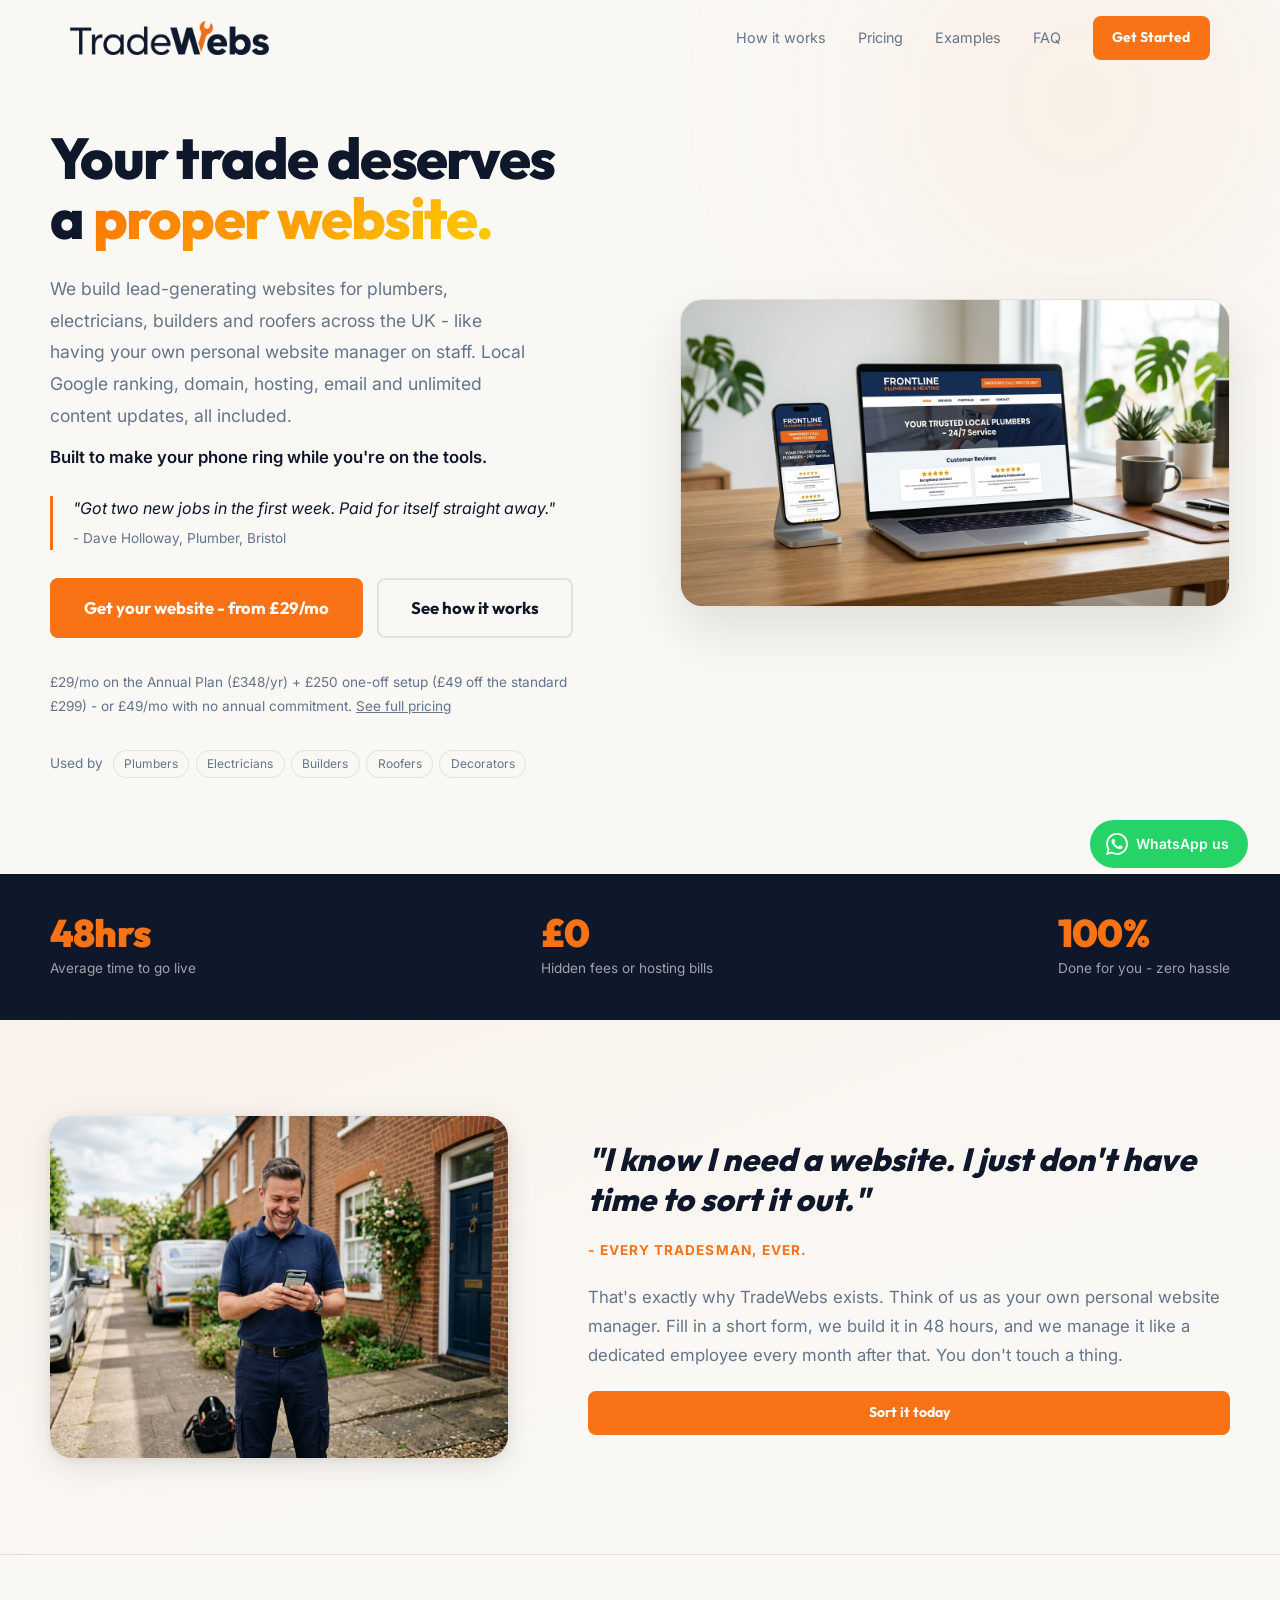
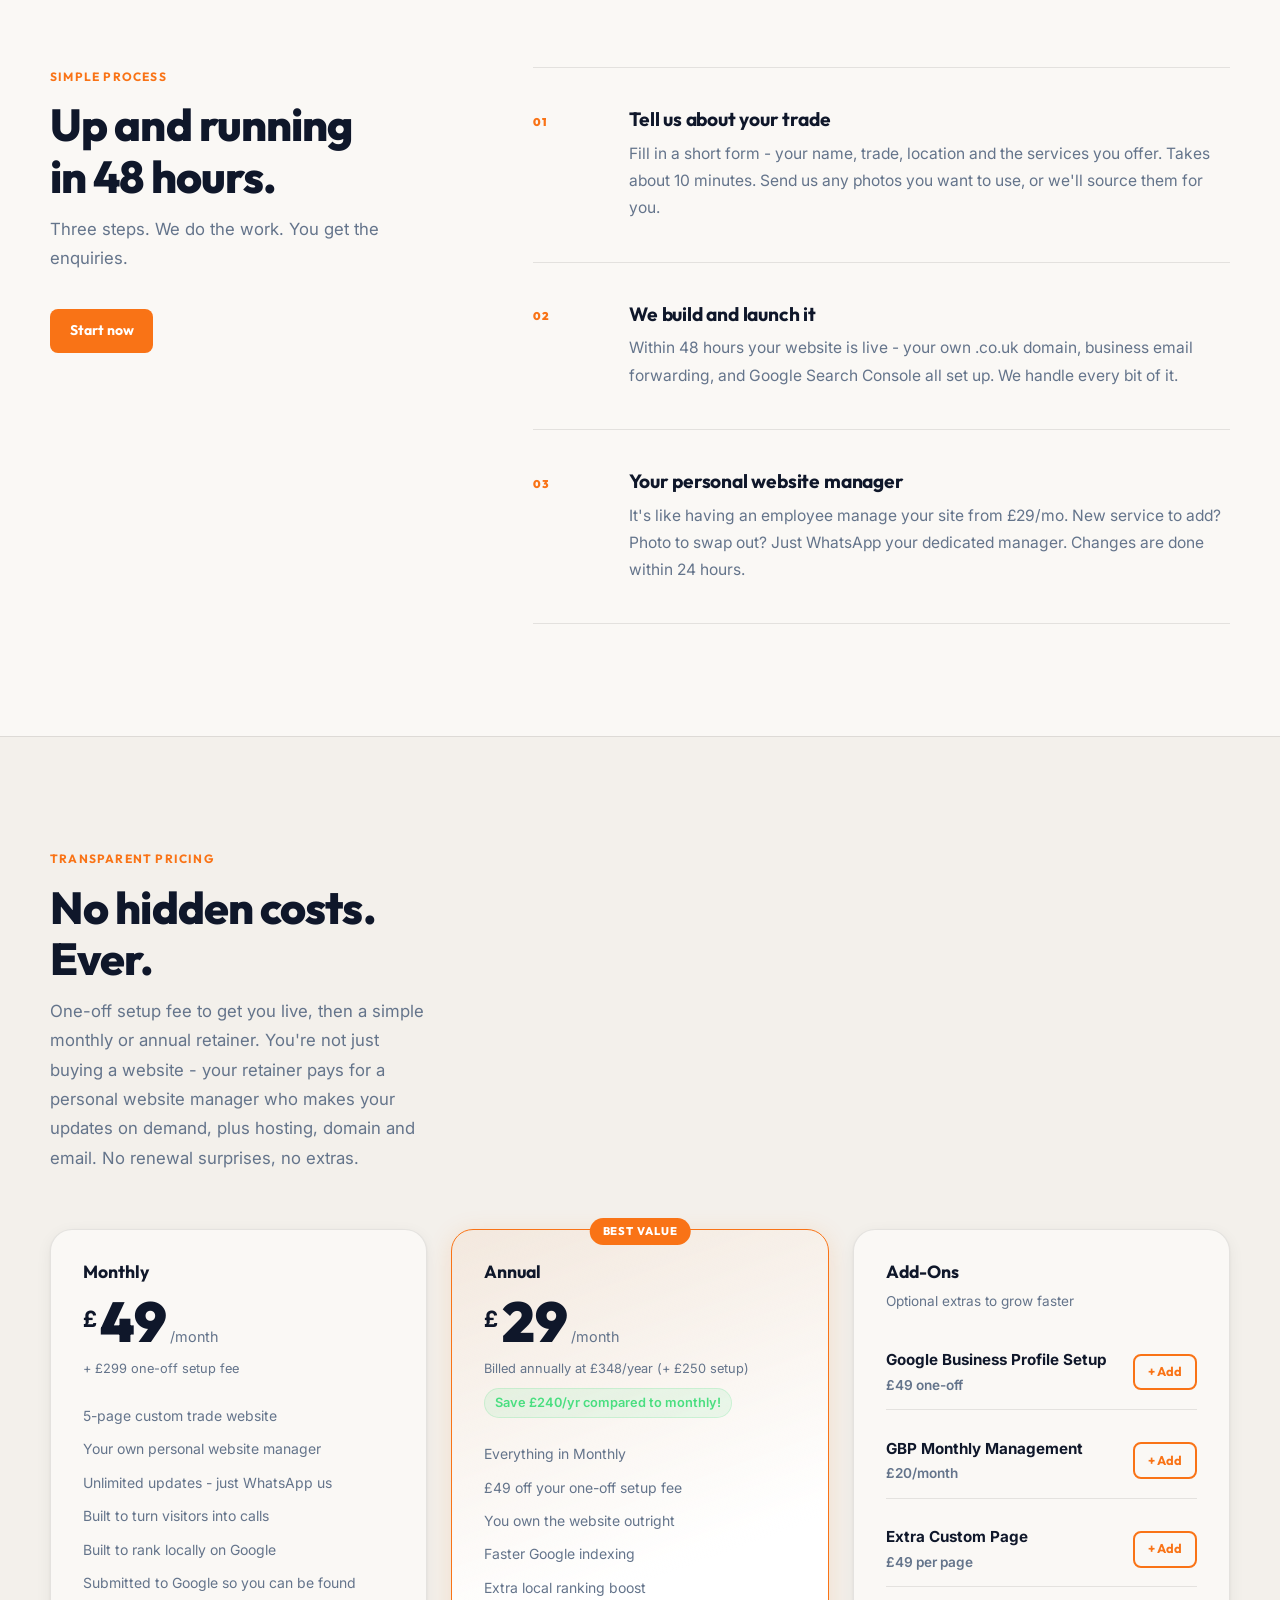
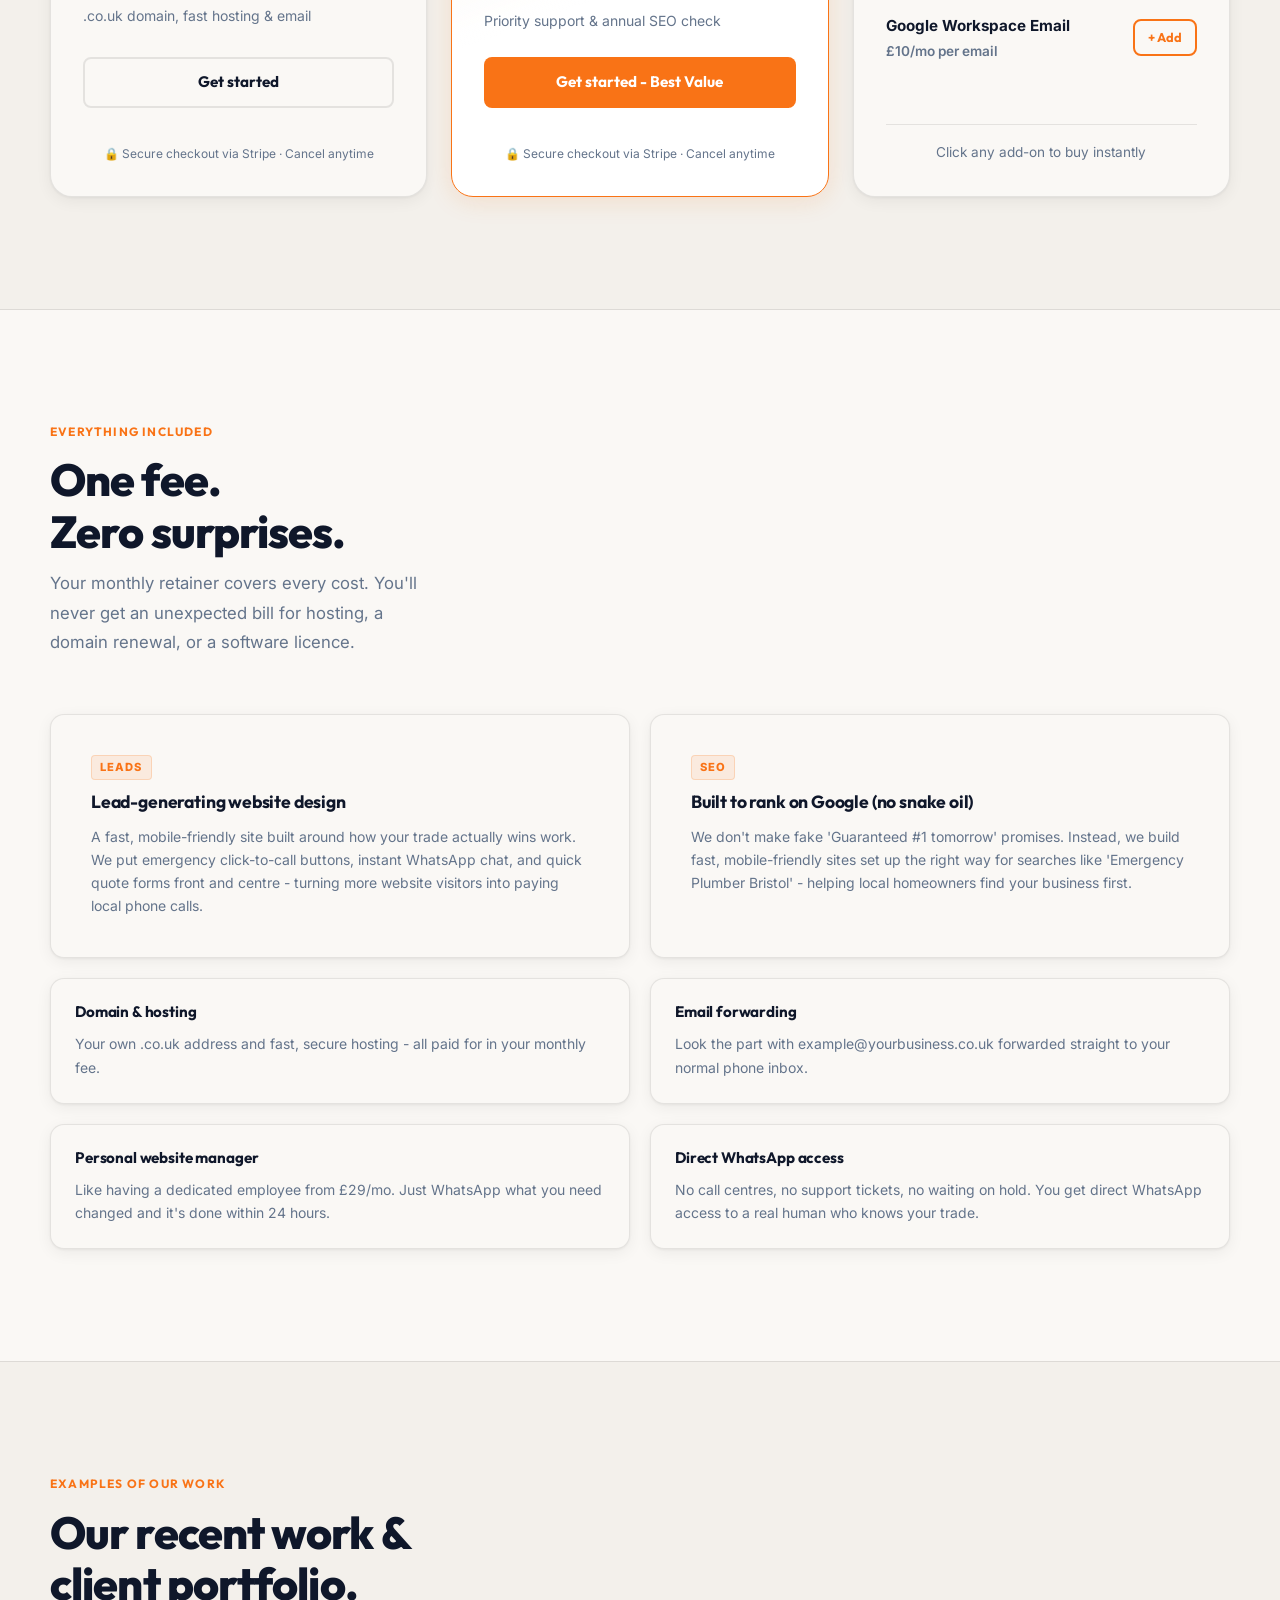
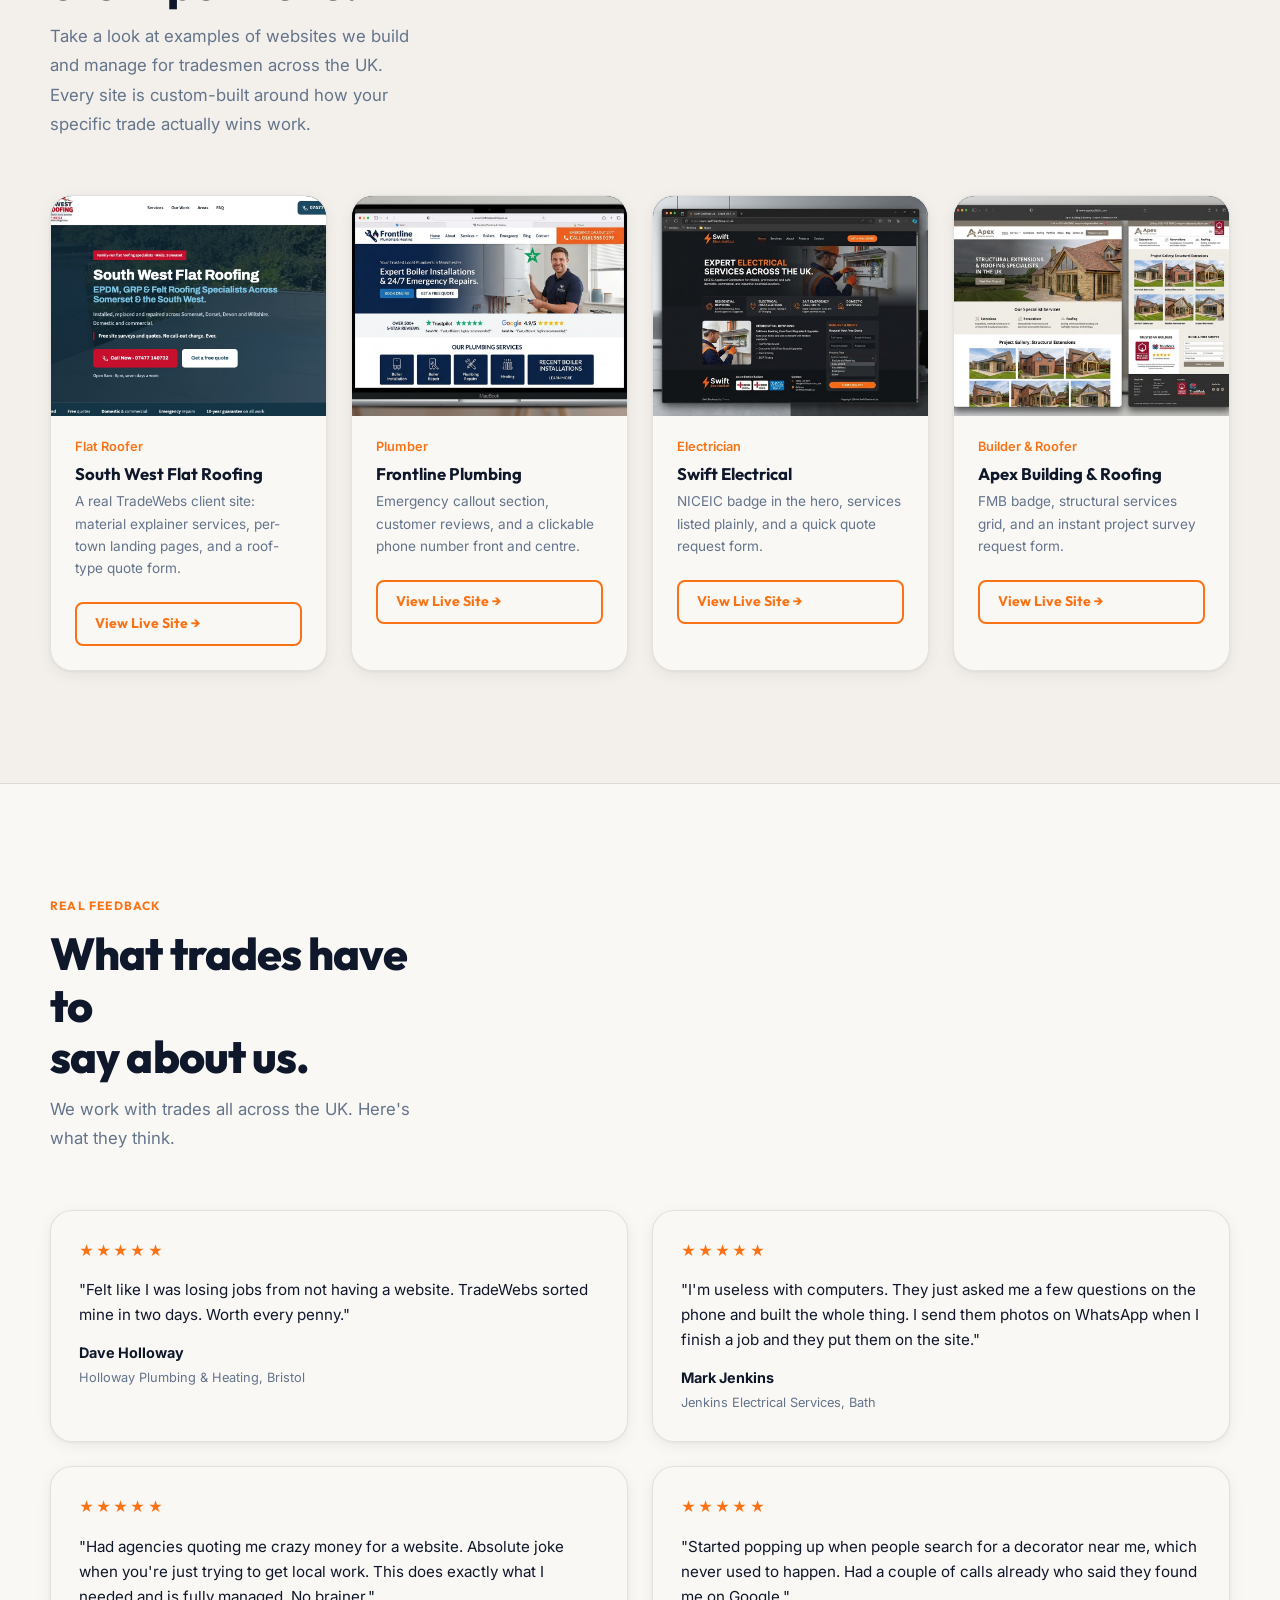
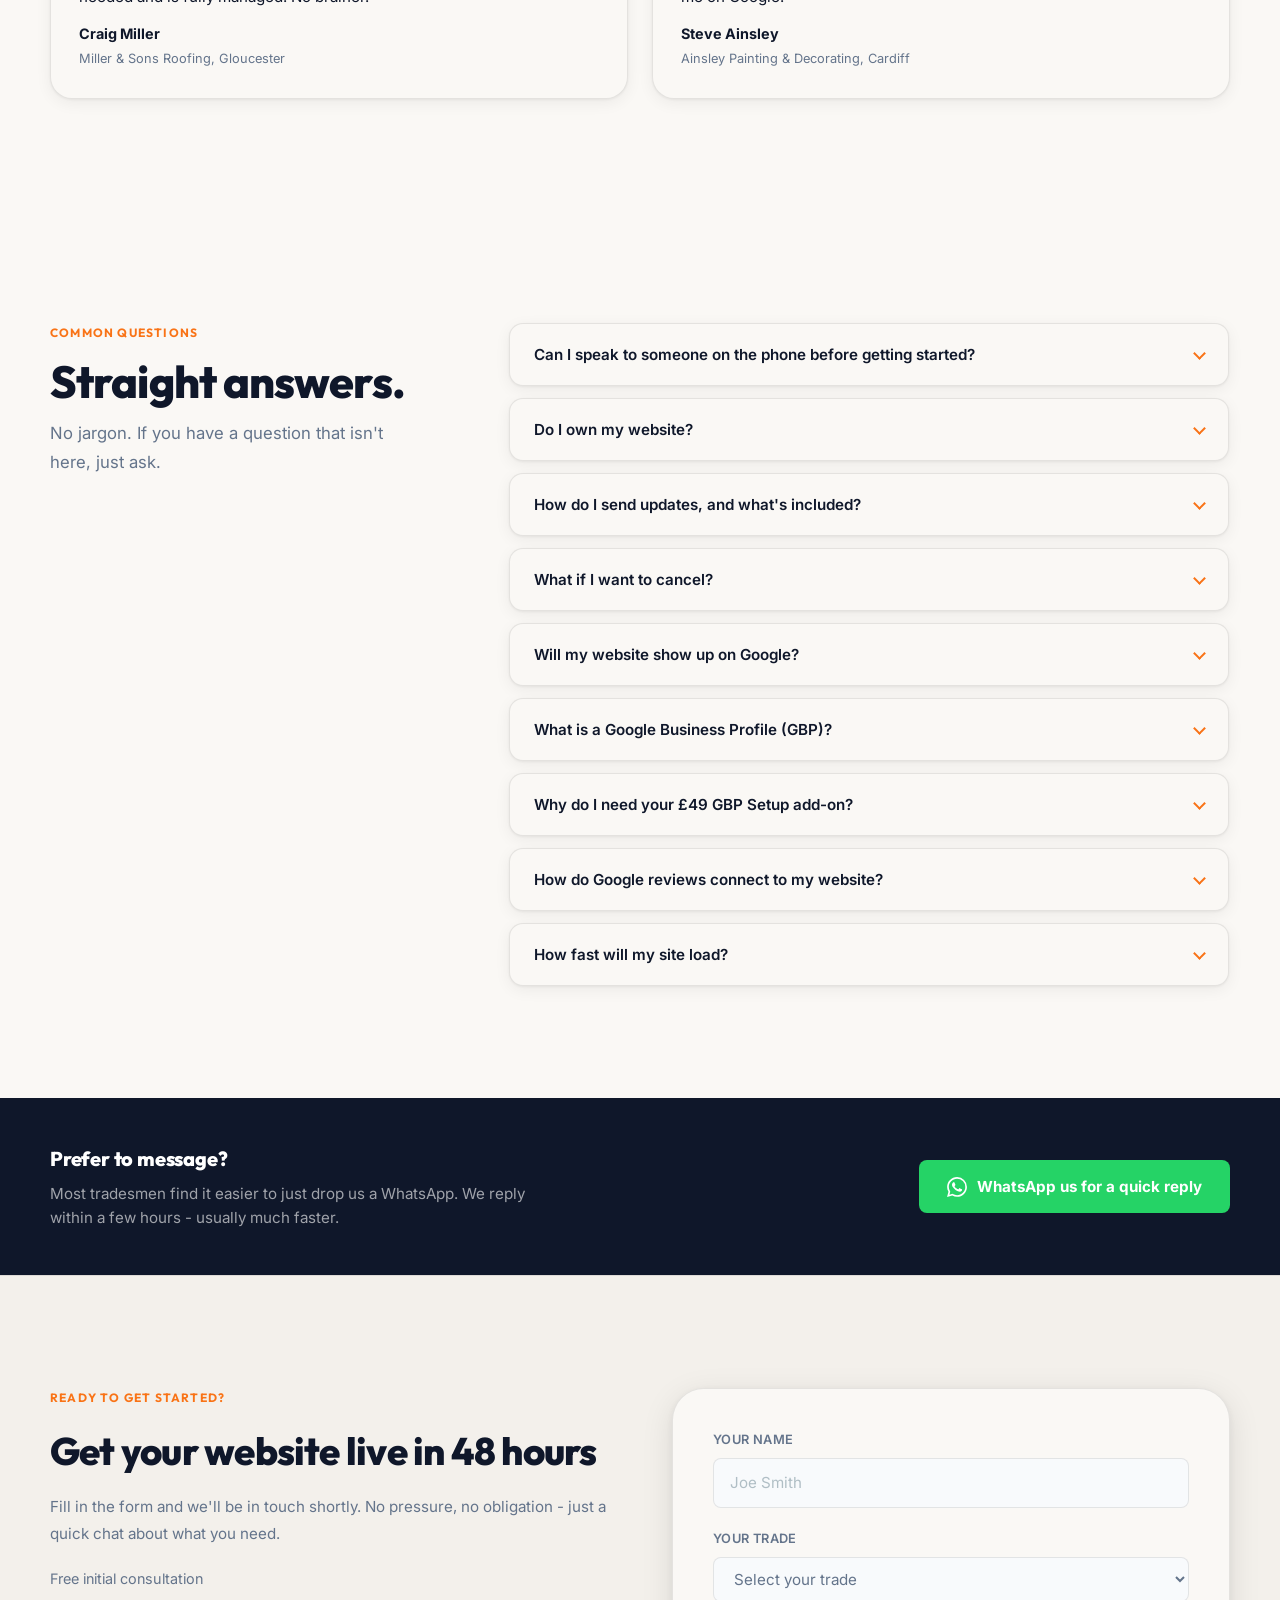
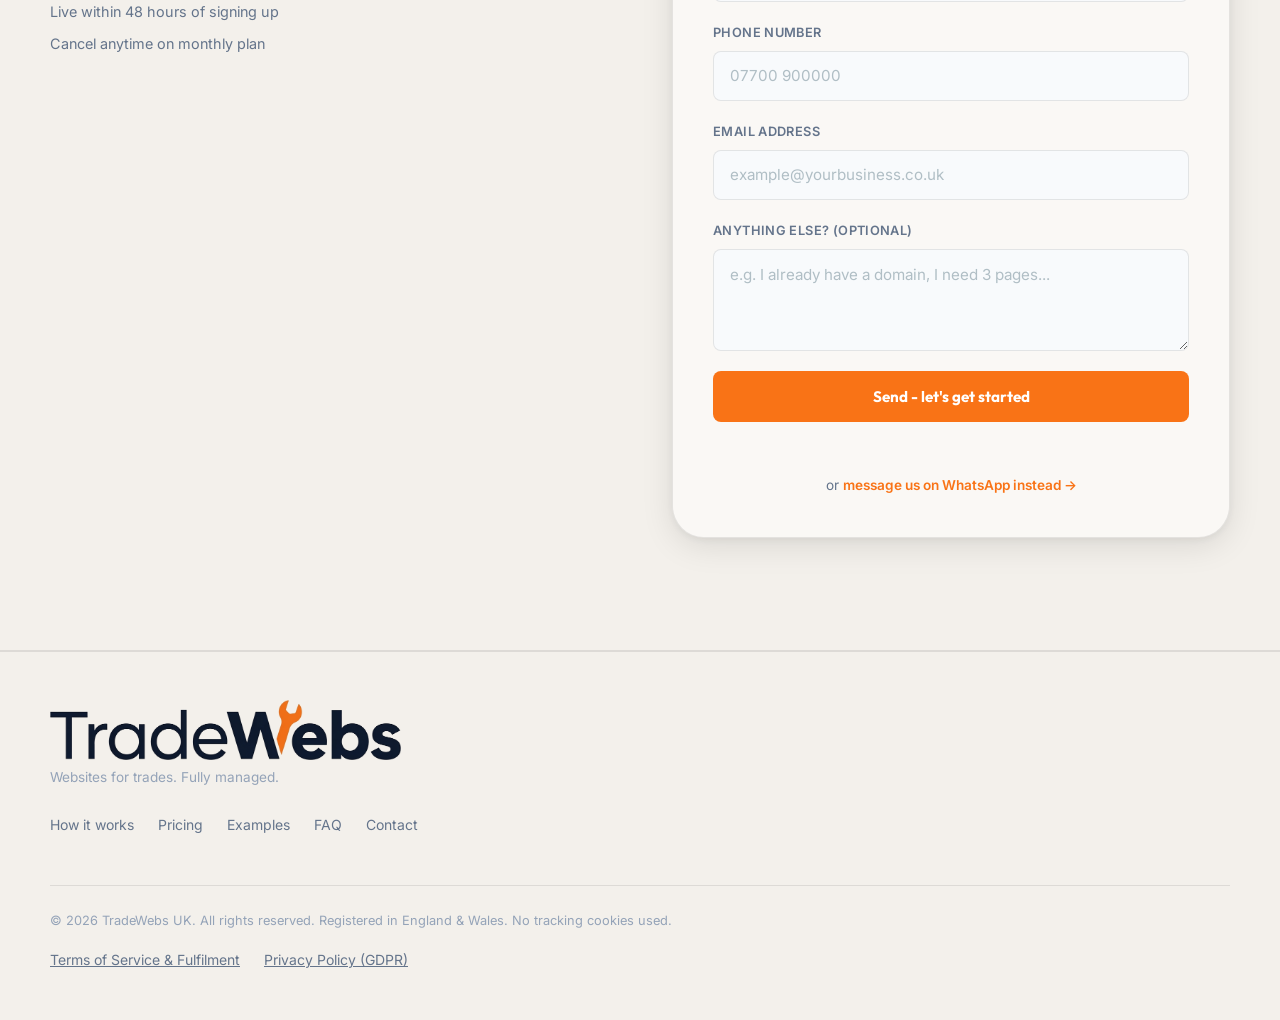
<file: index.html>
<!DOCTYPE html>
<html lang="en">
<head>
  <meta charset="UTF-8" />
  <meta name="viewport" content="width=device-width, initial-scale=1.0" />
  <title>TradeWebs - Websites for Trades. Fully Managed.</title>
  <meta name="description" content="TradeWebs builds and manages professional websites for tradesmen across the UK. Fixed monthly fee covers hosting, domain, email and updates. No tech hassle." />
  <link rel="canonical" href="https://tradewebs.co.uk/" />
  <meta name="theme-color" content="#f97316" />

  <!-- Open Graph / social sharing -->
  <meta property="og:type" content="website" />
  <meta property="og:site_name" content="TradeWebs" />
  <meta property="og:title" content="TradeWebs - Websites for Trades. Fully Managed." />
  <meta property="og:description" content="Lead-generating websites for UK tradesmen from £29/mo. Hosting, domain, email and unlimited content updates all included." />
  <meta property="og:url" content="https://tradewebs.co.uk/" />
  <meta property="og:image" content="https://tradewebs.co.uk/images/hero.jpg" />
  <meta property="og:locale" content="en_GB" />
  <meta name="twitter:card" content="summary_large_image" />
  <meta name="twitter:title" content="TradeWebs - Websites for Trades. Fully Managed." />
  <meta name="twitter:description" content="Lead-generating websites for UK tradesmen from £29/mo. Hosting, domain, email and unlimited content updates all included." />
  <meta name="twitter:image" content="https://tradewebs.co.uk/images/hero.jpg" />

  <link rel="preconnect" href="https://fonts.googleapis.com" />
  <link rel="preconnect" href="https://fonts.gstatic.com" crossorigin />
  <link href="https://fonts.googleapis.com/css2?family=Outfit:wght@400;500;600;700;800;900&family=Inter:wght@400;500;600&display=swap" rel="stylesheet" />
  <link rel="icon" type="image/png" sizes="32x32" href="images/favicon-32.png" />
  <link rel="icon" type="image/png" sizes="512x512" href="images/favicon-512.png" />
  <link rel="apple-touch-icon" href="images/apple-touch-icon.png" />
  <link rel="stylesheet" href="css/style.css" />

  <script type="application/ld+json">
  {
    "@context": "https://schema.org",
    "@type": "ProfessionalService",
    "name": "TradeWebs",
    "url": "https://tradewebs.co.uk/",
    "logo": "https://tradewebs.co.uk/images/logo.png",
    "image": "https://tradewebs.co.uk/images/hero.jpg",
    "description": "TradeWebs builds and manages lead-generating websites for tradesmen across the UK - hosting, domain, email and unlimited content updates included from £29/mo.",
    "priceRange": "££",
    "areaServed": { "@type": "Country", "name": "United Kingdom" },
    "address": { "@type": "PostalAddress", "addressCountry": "GB" },
    "sameAs": []
  }
  </script>
  <script type="application/ld+json">
  {
    "@context": "https://schema.org",
    "@type": "FAQPage",
    "mainEntity": [
      { "@type": "Question", "name": "Can I speak to someone on the phone before getting started?", "acceptedAnswer": { "@type": "Answer", "text": "Yes - most tradesmen sign up online or message us on WhatsApp, but you can message or call us directly on WhatsApp and your dedicated manager will call you right back." } },
      { "@type": "Question", "name": "Do I own my website?", "acceptedAnswer": { "@type": "Answer", "text": "On the Annual Plan, yes - 100% code ownership from day one. On the Monthly Plan, you own your domain, logo and photos, while the website code is licensed as part of the ongoing managed service." } },
      { "@type": "Question", "name": "How do I send updates, and what's included?", "acceptedAnswer": { "@type": "Answer", "text": "Whatever's easiest - WhatsApp, email or a call. Covers anything content-related: phone numbers, prices, services, and photos. Brand new pages or a full redesign are a separate £49 add-on." } },
      { "@type": "Question", "name": "What if I want to cancel?", "acceptedAnswer": { "@type": "Answer", "text": "Cancel anytime on the monthly plan, no penalty. Annual plans don't carry refunds but we'll always try to find something that works." } },
      { "@type": "Question", "name": "Will my website show up on Google?", "acceptedAnswer": { "@type": "Answer", "text": "Every site is submitted to Google Search Console and built with local SEO from day one. Results take a few weeks; the Google Business Profile add-on speeds this up considerably." } }
    ]
  }
  </script>
</head>
<body>

  <!-- NAV -->
  <nav class="nav" id="nav">
    <div class="nav__inner">
      <a href="#" class="nav__logo" aria-label="TradeWebs home">
        <img src="images/logo.png" alt="TradeWebs" class="nav__logo-img" />
      </a>
      <ul class="nav__links" role="list">
        <li><a href="#how-it-works">How it works</a></li>
        <li><a href="#pricing">Pricing</a></li>
        <li><a href="#examples">Examples</a></li>
        <li><a href="#faq">FAQ</a></li>
      </ul>
      <a href="#contact" class="btn btn--sm">Get Started</a>
      <button class="nav__burger" id="burger" aria-label="Open menu" aria-expanded="false">
        <span></span><span></span><span></span>
      </button>
    </div>
    <div class="nav__mobile" id="mobile-menu" aria-hidden="true">
      <a href="#how-it-works">How it works</a>
      <a href="#pricing">Pricing</a>
      <a href="#examples">Examples</a>
      <a href="#faq">FAQ</a>
      <a href="#contact" class="btn btn--full">Get Started</a>
    </div>
  </nav>

  <!-- HERO - left-aligned editorial split layout -->
  <section class="hero" id="hero">
    <div class="hero__glow hero__glow--1" aria-hidden="true"></div>
    <div class="container hero__inner">

      <!-- Left column: text -->
      <div class="hero__text">
        <h1 class="hero__heading reveal">
          Your trade deserves<br />
          a <span class="text-gradient">proper website.</span>
        </h1>
        <p class="hero__sub reveal">
          We build lead-generating websites for plumbers, electricians, builders and roofers across the UK - like having your own personal website manager on staff. Local Google ranking, domain, hosting, email and unlimited content updates, all included.
        </p>
        <p class="hero__sub-benefit reveal">Built to make your phone ring while you're on the tools.</p>
        <!-- Inline testimonial - pulled high, breaks the template -->
        <blockquote class="hero__quote reveal">
          <p>"Got two new jobs in the first week. Paid for itself straight away."</p>
          <cite>- Dave Holloway, Plumber, Bristol</cite>
        </blockquote>
        <div class="hero__actions reveal">
          <a href="#contact" class="btn btn--lg" id="hero-cta">Get your website - from £29/mo</a>
          <a href="#how-it-works" class="btn btn--ghost btn--lg">See how it works</a>
        </div>
        <p class="hero__price-note reveal">£29/mo on the Annual Plan (£348/yr) + £250 one-off setup (£49 off the standard £299) - or £49/mo with no annual commitment. <a href="#pricing">See full pricing</a></p>
        <div class="hero__trust reveal">
          <span>Used by</span>
          <div class="hero__trades">
            <span>Plumbers</span>
            <span>Electricians</span>
            <span>Builders</span>
            <span>Roofers</span>
            <span>Decorators</span>
          </div>
        </div>
      </div>

      <!-- Right column: device mockup -->
      <div class="hero__image reveal">
        <img
          src="images/hero.jpg"
          alt="The Frontline Plumbing &amp; Heating portfolio website shown on a MacBook Pro laptop and iPhone, built by TradeWebs UK"
          class="hero__mockup"
          width="1200"
          height="675"
          fetchpriority="high"
        />
      </div>

    </div>
  </section>

  <!-- STATS STRIP -->
  <div class="stats-strip">
    <div class="container stats-strip__inner">
      <div class="stat reveal">
        <span class="stat__number">48hrs</span>
        <span class="stat__label">Average time to go live</span>
      </div>
      <div class="stat reveal">
        <span class="stat__number">£0</span>
        <span class="stat__label">Hidden fees or hosting bills</span>
      </div>
      <div class="stat reveal">
        <span class="stat__number">100%</span>
        <span class="stat__label">Done for you - zero hassle</span>
      </div>
    </div>
  </div>

  <!-- PROBLEM - photo left, words right (already good, tighten copy) -->
  <section class="problem" aria-label="The problem we solve">
    <div class="container">
      <div class="problem__inner reveal">
        <div class="problem__photo">
          <img
            src="images/tradesman.jpg"
            alt="A tradesman checking his phone after receiving a new job enquiry"
            width="480"
            height="360"
          />
        </div>
        <div class="problem__words">
          <p class="problem__text">
            "I know I need a website. I just don't have time to sort it out."
          </p>
          <span class="problem__author">- Every tradesman, ever.</span>
          <p class="problem__solution">That's exactly why TradeWebs exists. Think of us as your own personal website manager. Fill in a short form, we build it in 48 hours, and we manage it like a dedicated employee every month after that. You don't touch a thing.</p>
          <a href="#contact" class="btn btn--sm">Sort it today</a>
        </div>
      </div>
    </div>
  </section>

  <!-- HOW IT WORKS - numbered list style, not 3 equal boxes -->
  <section class="section" id="how-it-works">
    <div class="container how-works__grid">
      <div class="how-works__header">
        <span class="section__label">Simple process</span>
        <h2 class="section__title">Up and running<br/>in 48 hours.</h2>
        <p class="section__sub">Three steps. We do the work. You get the enquiries.</p>
        <a href="#contact" class="btn btn--sm" style="margin-top:1.5rem;">Start now</a>
      </div>
      <ol class="steps-list">
        <li class="step-item reveal">
          <div class="step-item__num" aria-hidden="true">01</div>
          <div class="step-item__body">
            <h3 class="step-item__title">Tell us about your trade</h3>
            <p class="step-item__desc">Fill in a short form - your name, trade, location and the services you offer. Takes about 10 minutes. Send us any photos you want to use, or we'll source them for you.</p>
          </div>
        </li>
        <li class="step-item reveal">
          <div class="step-item__num" aria-hidden="true">02</div>
          <div class="step-item__body">
            <h3 class="step-item__title">We build and launch it</h3>
            <p class="step-item__desc">Within 48 hours your website is live - your own .co.uk domain, business email forwarding, and Google Search Console all set up. We handle every bit of it.</p>
          </div>
        </li>
        <li class="step-item reveal">
          <div class="step-item__num" aria-hidden="true">03</div>
          <div class="step-item__body">
            <h3 class="step-item__title">Your personal website manager</h3>
            <p class="step-item__desc">It's like having an employee manage your site from £29/mo. New service to add? Photo to swap out? Just WhatsApp your dedicated manager. Changes are done within 24 hours.</p>
          </div>
        </li>
      </ol>
    </div>
  </section>

   <!-- PRICING -->
  <section class="section section--dark" id="pricing">
    <div class="container">
      <div class="section__header section__header--left reveal">
        <span class="section__label">Transparent pricing</span>
        <h2 class="section__title">No hidden costs.<br/>Ever.</h2>
        <p class="section__sub">One-off setup fee to get you live, then a simple monthly or annual retainer. You're not just buying a website - your retainer pays for a personal website manager who makes your updates on demand, plus hosting, domain and email. No renewal surprises, no extras.</p>
      </div>
      <div class="pricing-cards">
        <div class="pricing-card reveal" id="pricing-monthly">
          <div class="pricing-card__header">
            <h3 class="pricing-card__name">Monthly</h3>
            <div class="pricing-card__price">
              <span class="pricing-card__currency">£</span>
              <span class="pricing-card__amount">49</span>
              <span class="pricing-card__period">/month</span>
            </div>
            <p class="pricing-card__setup">+ £299 one-off setup fee</p>
          </div>
          <ul class="pricing-card__features" role="list">
            <li>5-page custom trade website</li>
            <li>Your own personal website manager</li>
            <li>Unlimited updates - just WhatsApp us</li>
            <li>Built to turn visitors into calls</li>
            <li>Built to rank locally on Google</li>
            <li>Submitted to Google so you can be found</li>
            <li>.co.uk domain, fast hosting &amp; email</li>
          </ul>
          <a href="https://buy.stripe.com/dRm7sO1rA9x30TF4Xm6oo00" target="_blank" rel="noopener" class="btn btn--ghost btn--full" id="pricing-monthly-cta">Get started</a>
          <p class="pricing-card__secure">🔒 Secure checkout via Stripe · Cancel anytime</p>
        </div>

        <div class="pricing-card pricing-card--featured reveal" id="pricing-yearly">
          <span class="pricing-card__badge">Best Value</span>
          <div class="pricing-card__header">
            <h3 class="pricing-card__name">Annual</h3>
            <div class="pricing-card__price">
              <span class="pricing-card__currency">£</span>
              <span class="pricing-card__amount">29</span>
              <span class="pricing-card__period">/month</span>
            </div>
            <p class="pricing-card__setup">Billed annually at £348/year (+ £250 setup)</p>
            <p class="pricing-card__saving">Save £240/yr compared to monthly!</p>
          </div>
          <ul class="pricing-card__features" role="list">
            <li>Everything in Monthly</li>
            <li>£49 off your one-off setup fee</li>
            <li>You own the website outright</li>
            <li>Faster Google indexing</li>
            <li>Extra local ranking boost</li>
            <li>Priority support &amp; annual SEO check</li>
          </ul>
          <a href="https://buy.stripe.com/fZubJ4gmu9x36dZ75u6oo06" target="_blank" rel="noopener" class="btn btn--primary btn--full" id="pricing-yearly-cta">Get started - Best Value</a>
          <p class="pricing-card__secure">🔒 Secure checkout via Stripe · Cancel anytime</p>
        </div>

        <div class="pricing-card reveal" id="pricing-gbp">
          <div class="pricing-card__header">
            <h3 class="pricing-card__name">Add-Ons</h3>
            <p class="pricing-card__addon-desc">Optional extras to grow faster</p>
          </div>
          <ul class="pricing-card__features pricing-card__features--addons" role="list" style="display: flex; flex-direction: column; gap: 1rem;">
            <li style="display: flex; justify-content: space-between; align-items: center; gap: 12px; padding-bottom: 0.75rem; border-bottom: 1px solid var(--clr-border);">
              <div>
                <strong style="display: block; color: var(--clr-text); font-size: 0.95rem;">Google Business Profile Setup</strong>
                <span style="font-size: 0.85rem; color: var(--clr-text-muted);">£49 one-off</span>
              </div>
              <a href="https://buy.stripe.com/14A4gC1rAgZv31NfC06oo02" target="_blank" rel="noopener" class="btn btn--ghost btn--sm" style="padding: 0.35rem 0.8rem; font-size: 0.8rem; border-color: var(--clr-orange); color: var(--clr-orange); flex-shrink: 0;">+ Add</a>
            </li>
            <li style="display: flex; justify-content: space-between; align-items: center; gap: 12px; padding-bottom: 0.75rem; border-bottom: 1px solid var(--clr-border);">
              <div>
                <strong style="display: block; color: var(--clr-text); font-size: 0.95rem;">GBP Monthly Management</strong>
                <span style="font-size: 0.85rem; color: var(--clr-text-muted);">£20/month</span>
              </div>
              <a href="https://buy.stripe.com/5kQ8wS1rAeRn59V75u6oo03" target="_blank" rel="noopener" class="btn btn--ghost btn--sm" style="padding: 0.35rem 0.8rem; font-size: 0.8rem; border-color: var(--clr-orange); color: var(--clr-orange); flex-shrink: 0;">+ Add</a>
            </li>
            <li style="display: flex; justify-content: space-between; align-items: center; gap: 12px; padding-bottom: 0.75rem; border-bottom: 1px solid var(--clr-border);">
              <div>
                <strong style="display: block; color: var(--clr-text); font-size: 0.95rem;">Extra Custom Page</strong>
                <span style="font-size: 0.85rem; color: var(--clr-text-muted);">£49 per page</span>
              </div>
              <a href="https://buy.stripe.com/cNi14q4DMeRn6dZfC06oo04" target="_blank" rel="noopener" class="btn btn--ghost btn--sm" style="padding: 0.35rem 0.8rem; font-size: 0.8rem; border-color: var(--clr-orange); color: var(--clr-orange); flex-shrink: 0;">+ Add</a>
            </li>
            <li style="display: flex; justify-content: space-between; align-items: center; gap: 12px;">
              <div>
                <strong style="display: block; color: var(--clr-text); font-size: 0.95rem;">Google Workspace Email</strong>
                <span style="font-size: 0.85rem; color: var(--clr-text-muted);">£10/mo per email</span>
              </div>
              <a href="https://buy.stripe.com/8x29AW8U26kR6dZ4Xm6oo05" target="_blank" rel="noopener" class="btn btn--ghost btn--sm" style="padding: 0.35rem 0.8rem; font-size: 0.8rem; border-color: var(--clr-orange); color: var(--clr-orange); flex-shrink: 0;">+ Add</a>
            </li>
          </ul>
          <div style="margin-top: 1.5rem; text-align: center; font-size: 0.85rem; color: var(--clr-text-muted); padding-top: 1rem; border-top: 1px solid var(--clr-border);">
            Click any add-on to buy instantly
          </div>
        </div>
      </div>
    </div>
  </section>

  <!-- WHAT'S INCLUDED - 2 large + 4 smaller, broken grid -->
  <section class="section" id="included">
    <div class="container">
      <div class="section__header section__header--left reveal">
        <span class="section__label">Everything included</span>
        <h2 class="section__title">One fee.<br/>Zero surprises.</h2>
        <p class="section__sub">Your monthly retainer covers every cost. You'll never get an unexpected bill for hosting, a domain renewal, or a software licence.</p>
      </div>
      <div class="features-asymmetric">
        <!-- 2 large feature cards -->
        <div class="feature feature--large reveal" id="feature-website">
          <div class="feature__tag">Leads</div>
          <h3 class="feature__title">Lead-generating website design</h3>
          <p class="feature__desc">A fast, mobile-friendly site built around how your trade actually wins work. We put emergency click-to-call buttons, instant WhatsApp chat, and quick quote forms front and centre - turning more website visitors into paying local phone calls.</p>
        </div>
        <div class="feature feature--large reveal" id="feature-seo">
          <div class="feature__tag">SEO</div>
          <h3 class="feature__title">Built to rank on Google (no snake oil)</h3>
          <p class="feature__desc">We don't make fake 'Guaranteed #1 tomorrow' promises. Instead, we build fast, mobile-friendly sites set up the right way for searches like 'Emergency Plumber Bristol' - helping local homeowners find your business first.</p>
        </div>
        <!-- 4 smaller feature cards -->
        <div class="feature feature--small reveal" id="feature-domain">
          <h3 class="feature__title">Domain &amp; hosting</h3>
          <p class="feature__desc">Your own .co.uk address and fast, secure hosting - all paid for in your monthly fee.</p>
        </div>
        <div class="feature feature--small reveal" id="feature-email">
          <h3 class="feature__title">Email forwarding</h3>
          <p class="feature__desc">Look the part with example@yourbusiness.co.uk forwarded straight to your normal phone inbox.</p>
        </div>
        <div class="feature feature--small reveal" id="feature-updates">
          <h3 class="feature__title">Personal website manager</h3>
          <p class="feature__desc">Like having a dedicated employee from £29/mo. Just WhatsApp what you need changed and it's done within 24 hours.</p>
        </div>
        <div class="feature feature--small reveal" id="feature-support">
          <h3 class="feature__title">Direct WhatsApp access</h3>
          <p class="feature__desc">No call centres, no support tickets, no waiting on hold. You get direct WhatsApp access to a real human who knows your trade.</p>
        </div>
      </div>
    </div>
  </section>

  <!-- EXAMPLES -->
  <section class="section section--dark" id="examples">
    <div class="container">
      <div class="section__header section__header--left reveal">
        <span class="section__label">Examples of our work</span>
        <h2 class="section__title">Our recent work &amp;<br/>client portfolio.</h2>
        <p class="section__sub">Take a look at examples of websites we build and manage for tradesmen across the UK. Every site is custom-built around how your specific trade actually wins work.</p>
      </div>
      <div class="examples">
        <div class="example-card reveal" id="example-swfr">
          <div class="example-card__preview">
            <img src="images/portfolio-swfr.jpg" alt="South West Flat Roofing website built and managed by TradeWebs" width="600" height="338" loading="lazy" />
          </div>
          <div class="example-card__info">
            <span class="example-card__trade">Flat Roofer</span>
            <h3 class="example-card__title">South West Flat Roofing</h3>
            <p class="example-card__desc">A real TradeWebs client site: material explainer services, per-town landing pages, and a roof-type quote form.</p>
            <a href="https://southwestflatroofing.uk" target="_blank" rel="noopener" class="btn btn--ghost btn--sm" style="margin-top: 1rem; display: inline-block; border-color: var(--clr-orange); color: var(--clr-orange);">View Live Site &rarr;</a>
          </div>
        </div>
        <div class="example-card reveal" id="example-plumber">
          <div class="example-card__preview">
            <img src="images/portfolio-plumber.jpg" alt="Frontline Plumbing website mockup built by TradeWebs" width="600" height="338" loading="lazy" />
          </div>
          <div class="example-card__info">
            <span class="example-card__trade">Plumber</span>
            <h3 class="example-card__title">Frontline Plumbing</h3>
            <p class="example-card__desc">Emergency callout section, customer reviews, and a clickable phone number front and centre.</p>
            <a href="demo-plumber.html" target="_blank" class="btn btn--ghost btn--sm" style="margin-top: 1rem; display: inline-block; border-color: var(--clr-orange); color: var(--clr-orange);">View Live Site &rarr;</a>
          </div>
        </div>
        <div class="example-card reveal" id="example-electrician">
          <div class="example-card__preview">
            <img src="images/portfolio-electrician.jpg" alt="Swift Electrical website mockup built by TradeWebs" width="600" height="338" loading="lazy" />
          </div>
          <div class="example-card__info">
            <span class="example-card__trade">Electrician</span>
            <h3 class="example-card__title">Swift Electrical</h3>
            <p class="example-card__desc">NICEIC badge in the hero, services listed plainly, and a quick quote request form.</p>
            <a href="demo-electrician.html" target="_blank" class="btn btn--ghost btn--sm" style="margin-top: 1rem; display: inline-block; border-color: var(--clr-orange); color: var(--clr-orange);">View Live Site &rarr;</a>
          </div>
        </div>
        <div class="example-card reveal" id="example-builder">
          <div class="example-card__preview">
            <img src="images/portfolio-builder.jpg" alt="Apex Building & Roofing website mockup built by TradeWebs" width="600" height="338" loading="lazy" />
          </div>
          <div class="example-card__info">
            <span class="example-card__trade">Builder &amp; Roofer</span>
            <h3 class="example-card__title">Apex Building &amp; Roofing</h3>
            <p class="example-card__desc">FMB badge, structural services grid, and an instant project survey request form.</p>
            <a href="demo-builder.html" target="_blank" class="btn btn--ghost btn--sm" style="margin-top: 1rem; display: inline-block; border-color: var(--clr-orange); color: var(--clr-orange);">View Live Site &rarr;</a>
          </div>
        </div>
      </div>
    </div>
  </section>

  <!-- TESTIMONIALS - 3 cards, dark theme -->
  <section class="section" id="reviews">
    <div class="container">
      <div class="section__header section__header--left reveal">
        <span class="section__label">Real feedback</span>
        <h2 class="section__title">What trades have to<br/>say about us.</h2>
        <p class="section__sub">We work with trades all across the UK. Here's what they think.</p>
      </div>
      <div class="testimonials">
        <div class="test-card reveal">
          <div class="test-card__stars" aria-label="5 out of 5 stars">★★★★★</div>
          <p class="test-card__text">"Felt like I was losing jobs from not having a website. TradeWebs sorted mine in two days. Worth every penny."</p>
          <div class="test-card__author">
            <strong>Dave Holloway</strong>
            <span>Holloway Plumbing &amp; Heating, Bristol</span>
          </div>
        </div>
        <div class="test-card reveal">
          <div class="test-card__stars" aria-label="5 out of 5 stars">★★★★★</div>
          <p class="test-card__text">"I'm useless with computers. They just asked me a few questions on the phone and built the whole thing. I send them photos on WhatsApp when I finish a job and they put them on the site."</p>
          <div class="test-card__author">
            <strong>Mark Jenkins</strong>
            <span>Jenkins Electrical Services, Bath</span>
          </div>
        </div>
        <div class="test-card reveal">
          <div class="test-card__stars" aria-label="5 out of 5 stars">★★★★★</div>
          <p class="test-card__text">"Had agencies quoting me crazy money for a website. Absolute joke when you're just trying to get local work. This does exactly what I needed and is fully managed. No brainer."</p>
          <div class="test-card__author">
            <strong>Craig Miller</strong>
            <span>Miller &amp; Sons Roofing, Gloucester</span>
          </div>
        </div>
        <div class="test-card reveal">
          <div class="test-card__stars" aria-label="5 out of 5 stars">★★★★★</div>
          <p class="test-card__text">"Started popping up when people search for a decorator near me, which never used to happen. Had a couple of calls already who said they found me on Google."</p>
          <div class="test-card__author">
            <strong>Steve Ainsley</strong>
            <span>Ainsley Painting &amp; Decorating, Cardiff</span>
          </div>
        </div>
      </div>
    </div>
  </section>

  <!-- FAQ -->
  <section class="section" id="faq">
    <div class="container faq-grid">
      <div class="faq-header reveal">
        <span class="section__label">Common questions</span>
        <h2 class="section__title">Straight answers.</h2>
        <p class="section__sub">No jargon. If you have a question that isn't here, just ask.</p>
      </div>
      <div class="faq-list">
        <details class="faq-item reveal" id="faq-0">
          <summary class="faq-item__question">Can I speak to someone on the phone before getting started?<span class="faq-icon" aria-hidden="true"></span></summary>
          <p class="faq-item__answer">Yes, absolutely! While most of our tradesmen prefer signing up instantly online or texting between jobs, we know sometimes it's easier to talk. You can <a href="https://wa.me/447438594912?text=Hi%2C%20I%27d%20like%20to%20have%20a%20quick%20chat%20on%20the%20phone%20about%20getting%20a%20website%20built." target="_blank" rel="noopener" style="color: var(--clr-orange); font-weight: 600; text-decoration: underline;">click here to message or call us directly on WhatsApp</a>, or drop us a text and your dedicated manager will call you right back!</p>
        </details>
        <details class="faq-item reveal" id="faq-1">
          <summary class="faq-item__question">Do I own my website?<span class="faq-icon" aria-hidden="true"></span></summary>
          <p class="faq-item__answer">On our <strong>Annual Plan</strong>, yes - 100%! You own every line of code from Day 1. If you ever leave, we hand over all your website files and transfer your domain to you free of charge. On our <strong>Monthly Plan</strong>, you own your domain name, logo, and photos, while the website code is licensed to you as part of our ongoing managed service.</p>
        </details>
        <details class="faq-item reveal" id="faq-2">
          <summary class="faq-item__question">How do I send updates, and what's included?<span class="faq-icon" aria-hidden="true"></span></summary>
          <p class="faq-item__answer">However's easiest - WhatsApp, email or a call! Send a quick text or voice note and we'll sort it within 24 hours, no forms or support portals. Covers anything content-related: phone numbers, prices, services, swapping or adding photos. Brand new pages or a full redesign aren't included in that - those are a simple £49 add-on.</p>
        </details>
        <details class="faq-item reveal" id="faq-3">
          <summary class="faq-item__question">What if I want to cancel?<span class="faq-icon" aria-hidden="true"></span></summary>
          <p class="faq-item__answer">Cancel anytime on the monthly plan - no penalty, no awkward conversations. Annual plans don't carry refunds but we'll always try to find something that works.</p>
        </details>
        <details class="faq-item reveal" id="faq-4">
          <summary class="faq-item__question">Will my website show up on Google?<span class="faq-icon" aria-hidden="true"></span></summary>
          <p class="faq-item__answer">Every site is submitted to Google Search Console and built with local SEO from day one. Results take a few weeks, but we set everything up correctly so the site can rank. The Google Business Profile add-on speeds this up considerably.</p>
        </details>
        <details class="faq-item reveal" id="faq-5">
          <summary class="faq-item__question">What is a Google Business Profile (GBP)?<span class="faq-icon" aria-hidden="true"></span></summary>
          <p class="faq-item__answer">It's the map listing that appears at the very top of Google when local homeowners search for tradesmen (e.g., 'Emergency Plumber Bristol' or 'Electrician near me'). It is arguably the single most powerful tool for getting local phone calls and high-converting enquiries.</p>
        </details>
        <details class="faq-item reveal" id="faq-5b">
          <summary class="faq-item__question">Why do I need your £49 GBP Setup add-on?<span class="faq-icon" aria-hidden="true"></span></summary>
          <p class="faq-item__answer">Simply having a profile isn't enough to rank in Google's top 3 map results (known as the 'Google 3-Pack'). Our £49 GBP add-on is a full done-for-you service: we claim and verify your profile, write SEO-optimised service descriptions, set up your precise geographical coverage areas, upload your trade photos, and link it directly to your new TradeWebs site to maximise your local map authority and get your phone ringing faster.</p>
        </details>
        <details class="faq-item reveal" id="faq-5c">
          <summary class="faq-item__question">How do Google reviews connect to my website?<span class="faq-icon" aria-hidden="true"></span></summary>
          <p class="faq-item__answer">Customer reviews are the #1 trust factor for homeowners deciding which tradesman to call. When we set up your Google Business Profile, we provide you with a simple 1-click review link to send to happy customers on WhatsApp. As your 5-star reviews grow on Google Maps, they reinforce the credibility of your TradeWebs site, turning more website visitors into booked jobs.</p>
        </details>
        <details class="faq-item reveal" id="faq-6">
          <summary class="faq-item__question">How fast will my site load?<span class="faq-icon" aria-hidden="true"></span></summary>
          <p class="faq-item__answer">Very fast. We build lightweight static sites - no bloated WordPress themes, no unnecessary plugins. Fast sites also rank better on Google, which is a bonus.</p>
        </details>
      </div>
    </div>
  </section>

  <!-- WHATSAPP STRIP -->
  <section class="wa-strip">
    <div class="container wa-strip__inner">
      <div class="wa-strip__text">
        <p class="wa-strip__heading">Prefer to message?</p>
        <p class="wa-strip__sub">Most tradesmen find it easier to just drop us a WhatsApp. We reply within a few hours - usually much faster.</p>
      </div>
      <a
        href="https://wa.me/447438594912?text=Hi%2C%20I%27d%20like%20to%20get%20a%20website%20for%20my%20trade%20business.%20Can%20you%20help%3F"
        class="wa-strip__btn"
        target="_blank"
        rel="noopener noreferrer"
      >
        <svg xmlns="http://www.w3.org/2000/svg" viewBox="0 0 24 24" fill="currentColor" width="20" height="20" aria-hidden="true">
          <path d="M17.472 14.382c-.297-.149-1.758-.867-2.03-.967-.273-.099-.471-.148-.67.15-.197.297-.767.966-.94 1.164-.173.199-.347.223-.644.075-.297-.15-1.255-.463-2.39-1.475-.883-.788-1.48-1.761-1.653-2.059-.173-.297-.018-.458.13-.606.134-.133.298-.347.446-.52.149-.174.198-.298.298-.497.099-.198.05-.371-.025-.52-.075-.149-.669-1.612-.916-2.207-.242-.579-.487-.5-.669-.51-.173-.008-.371-.01-.57-.01-.198 0-.52.074-.792.372-.272.297-1.04 1.016-1.04 2.479 0 1.462 1.065 2.875 1.213 3.074.149.198 2.096 3.2 5.077 4.487.709.306 1.262.489 1.694.625.712.227 1.36.195 1.871.118.571-.085 1.758-.719 2.006-1.413.248-.694.248-1.289.173-1.413-.074-.124-.272-.198-.57-.347m-5.421 7.403h-.004a9.87 9.87 0 01-5.031-1.378l-.361-.214-3.741.982.998-3.648-.235-.374a9.86 9.86 0 01-1.51-5.26c.001-5.45 4.436-9.884 9.888-9.884 2.64 0 5.122 1.03 6.988 2.898a9.825 9.825 0 012.893 6.994c-.003 5.45-4.437 9.884-9.885 9.884m8.413-18.297A11.815 11.815 0 0012.05 0C5.495 0 .16 5.335.157 11.892c0 2.096.547 4.142 1.588 5.945L.057 24l6.305-1.654a11.882 11.882 0 005.683 1.448h.005c6.554 0 11.89-5.335 11.893-11.893a11.821 11.821 0 00-3.48-8.413z"/>
        </svg>
        WhatsApp us for a quick reply
      </a>
    </div>
  </section>

  <!-- CONTACT / CTA -->
  <section class="section section--dark section--cta" id="contact">
    <div class="container">
      <div class="cta-grid">
        <div class="cta-content reveal">
          <span class="section__label">Ready to get started?</span>
          <h2 class="cta-content__title">Get your website live in 48 hours</h2>
          <p class="cta-content__sub">Fill in the form and we'll be in touch shortly. No pressure, no obligation - just a quick chat about what you need.</p>
          <ul class="cta-content__checklist" role="list">
            <li>Free initial consultation</li>
            <li>Live within 48 hours of signing up</li>
            <li>Cancel anytime on monthly plan</li>
          </ul>
        </div>
        <form class="contact-form reveal" id="contact-form" novalidate>
          <input type="hidden" name="client_id" value="tradewebs" />
          <p style="position:absolute; left:-9999px;" aria-hidden="true">
            <label>Don't fill this out if you're human: <input name="bot-field" tabindex="-1" autocomplete="off" /></label>
          </p>
          <div class="form-group">
            <label for="name">Your name</label>
            <input type="text" id="name" name="name" placeholder="Joe Smith" required autocomplete="name" />
          </div>
          <div class="form-group">
            <label for="trade">Your trade</label>
            <select id="trade" name="trade" required>
              <option value="" disabled selected>Select your trade</option>
              <option>Plumber</option>
              <option>Electrician</option>
              <option>Builder</option>
              <option>Roofer</option>
              <option>Painter &amp; Decorator</option>
              <option>Carpenter</option>
              <option>Gas Engineer</option>
              <option>Other</option>
            </select>
          </div>
          <div class="form-group">
            <label for="phone">Phone number</label>
            <input type="tel" id="phone" name="phone" placeholder="07700 900000" autocomplete="tel" />
          </div>
          <div class="form-group">
            <label for="email">Email address</label>
            <input type="email" id="email" name="email" placeholder="example@yourbusiness.co.uk" required autocomplete="email" />
          </div>
          <div class="form-group">
            <label for="message">Anything else? (optional)</label>
            <textarea id="message" name="message" rows="3" placeholder="e.g. I already have a domain, I need 3 pages..."></textarea>
          </div>
          <button type="submit" class="btn btn--primary btn--full" id="contact-submit">Send - let's get started</button>
          <p class="contact-form__status" id="contact-form-status" role="status" aria-live="polite"></p>
          <p class="contact-form__alt">or <a href="https://wa.me/447438594912?text=Hi%2C%20I%27d%20like%20to%20get%20a%20website%20for%20my%20trade%20business.%20Can%20you%20help%3F" target="_blank" rel="noopener">message us on WhatsApp instead &rarr;</a></p>
        </form>
      </div>
    </div>
  </section>

  <!-- FOOTER -->
  <footer class="footer">
    <div class="container footer__inner">
      <div class="footer__brand">
        <a href="#" class="nav__logo" aria-label="TradeWebs home">
          <img src="images/logo.png" alt="TradeWebs" class="nav__logo-img footer__logo-img" />
        </a>
        <p class="footer__tagline">Websites for trades. Fully managed.</p>
      </div>
      <nav class="footer__links" aria-label="Footer navigation">
        <a href="#how-it-works">How it works</a>
        <a href="#pricing">Pricing</a>
        <a href="#examples">Examples</a>
        <a href="#faq">FAQ</a>
        <a href="#contact">Contact</a>
      <div style="display: flex; justify-content: space-between; align-items: center; width: 100%; flex-wrap: wrap; gap: 1rem; border-top: 1px solid var(--clr-border); padding-top: 1.5rem; margin-top: 1.5rem; font-size: 0.8rem; color: var(--clr-text-muted);">
        <p class="footer__copy" style="margin: 0;">© 2026 TradeWebs UK. All rights reserved. Registered in England &amp; Wales. No tracking cookies used.</p>
        <div style="display: flex; gap: 1.5rem;">
          <a href="terms.html" style="color: var(--clr-text-muted); text-decoration: underline;">Terms of Service &amp; Fulfilment</a>
          <a href="privacy.html" style="color: var(--clr-text-muted); text-decoration: underline;">Privacy Policy (GDPR)</a>
        </div>
      </div>
    </div>
  </footer>

  <!-- WhatsApp floating button -->
  <a
    href="https://wa.me/447438594912?text=Hi%2C%20I%27m%20interested%20in%20getting%20a%20website%20for%20my%20trade%20business."
    class="whatsapp-float"
    target="_blank"
    rel="noopener noreferrer"
    aria-label="Chat on WhatsApp"
  >
    <svg xmlns="http://www.w3.org/2000/svg" viewBox="0 0 24 24" fill="white" width="22" height="22">
      <path d="M17.472 14.382c-.297-.149-1.758-.867-2.03-.967-.273-.099-.471-.148-.67.15-.197.297-.767.966-.94 1.164-.173.199-.347.223-.644.075-.297-.15-1.255-.463-2.39-1.475-.883-.788-1.48-1.761-1.653-2.059-.173-.297-.018-.458.13-.606.134-.133.298-.347.446-.52.149-.174.198-.298.298-.497.099-.198.05-.371-.025-.52-.075-.149-.669-1.612-.916-2.207-.242-.579-.487-.5-.669-.51-.173-.008-.371-.01-.57-.01-.198 0-.52.074-.792.372-.272.297-1.04 1.016-1.04 2.479 0 1.462 1.065 2.875 1.213 3.074.149.198 2.096 3.2 5.077 4.487.709.306 1.262.489 1.694.625.712.227 1.36.195 1.871.118.571-.085 1.758-.719 2.006-1.413.248-.694.248-1.289.173-1.413-.074-.124-.272-.198-.57-.347m-5.421 7.403h-.004a9.87 9.87 0 01-5.031-1.378l-.361-.214-3.741.982.998-3.648-.235-.374a9.86 9.86 0 01-1.51-5.26c.001-5.45 4.436-9.884 9.888-9.884 2.64 0 5.122 1.03 6.988 2.898a9.825 9.825 0 012.893 6.994c-.003 5.45-4.437 9.884-9.885 9.884m8.413-18.297A11.815 11.815 0 0012.05 0C5.495 0 .16 5.335.157 11.892c0 2.096.547 4.142 1.588 5.945L.057 24l6.305-1.654a11.882 11.882 0 005.683 1.448h.005c6.554 0 11.89-5.335 11.893-11.893a11.821 11.821 0 00-3.48-8.413z"/>
    </svg>
    <span>WhatsApp us</span>
  </a>

  <!-- Mobile sticky CTA bar -->
  <div class="mobile-cta-bar">
    <a href="#pricing" class="btn btn--ghost">Pricing</a>
    <a href="#contact" class="btn btn--primary">Get Started</a>
  </div>

  <script src="js/main.js"></script>
</body>
</html>
</file>
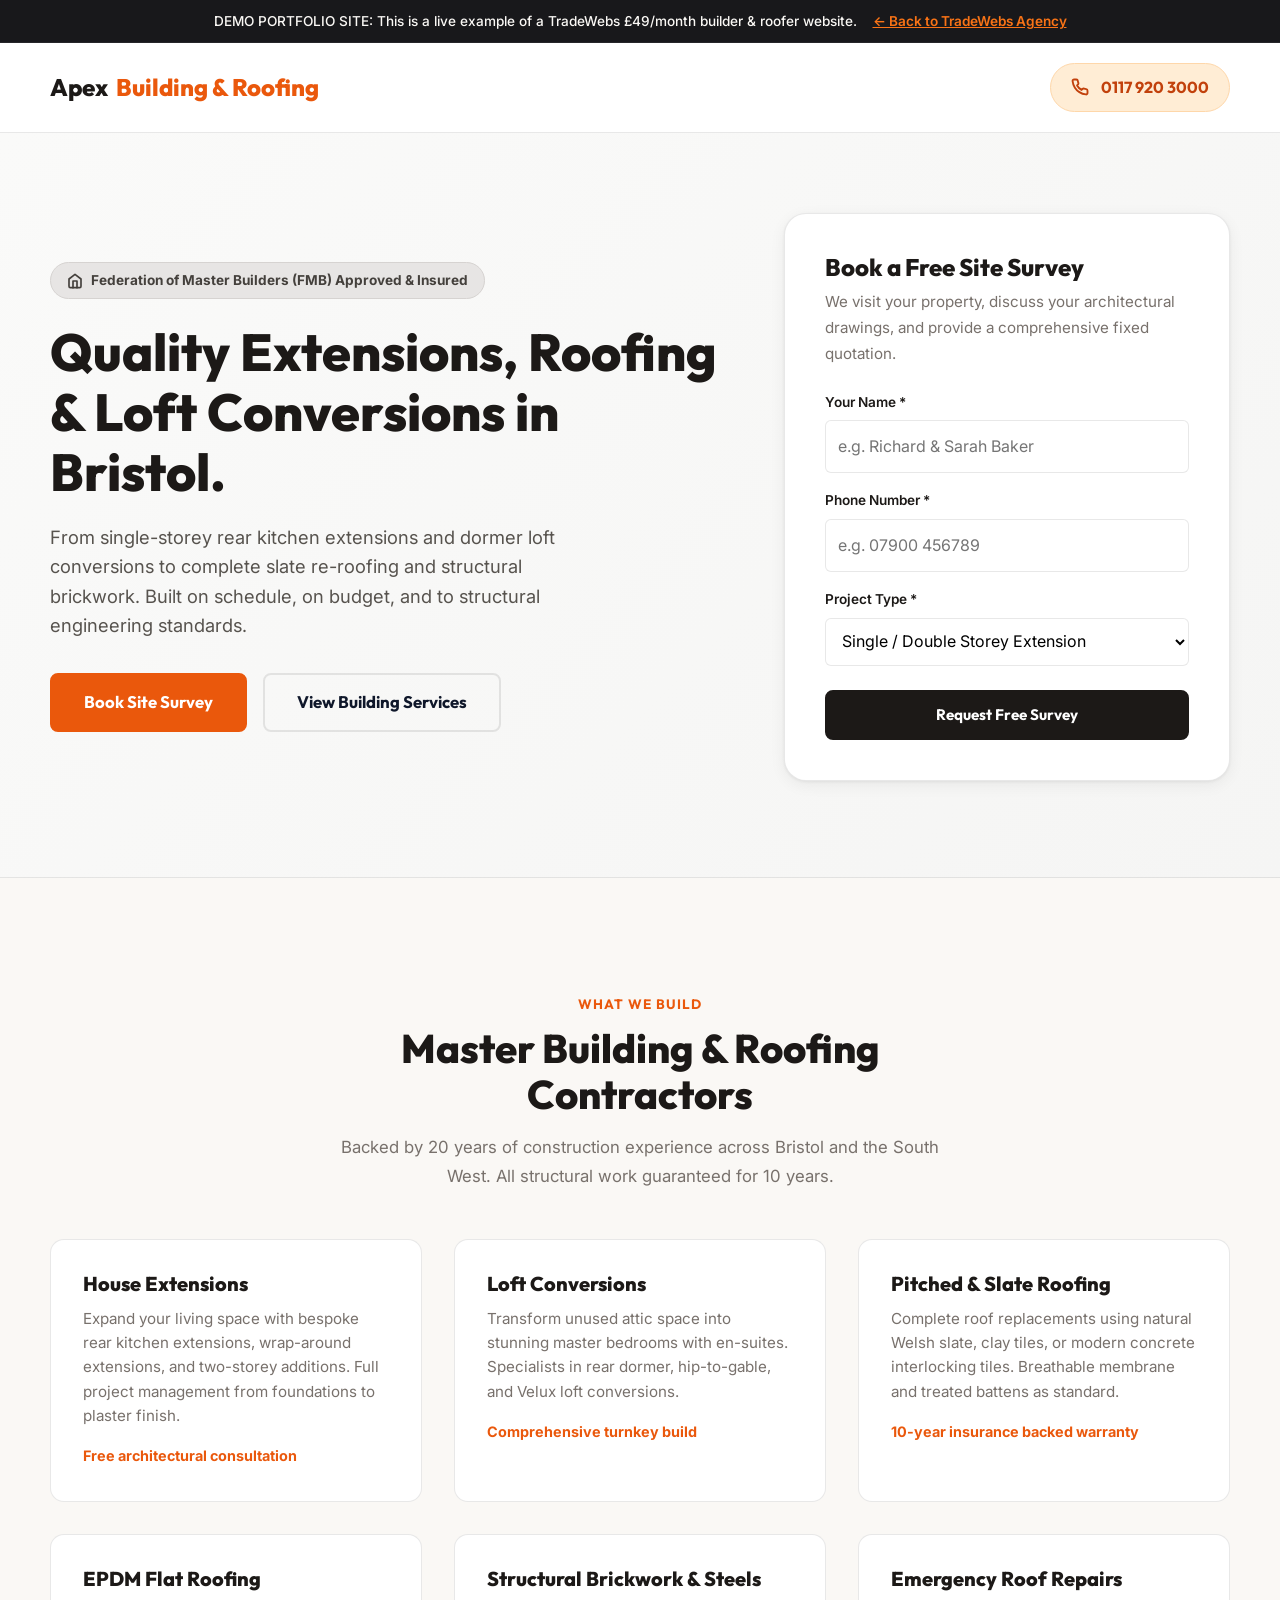
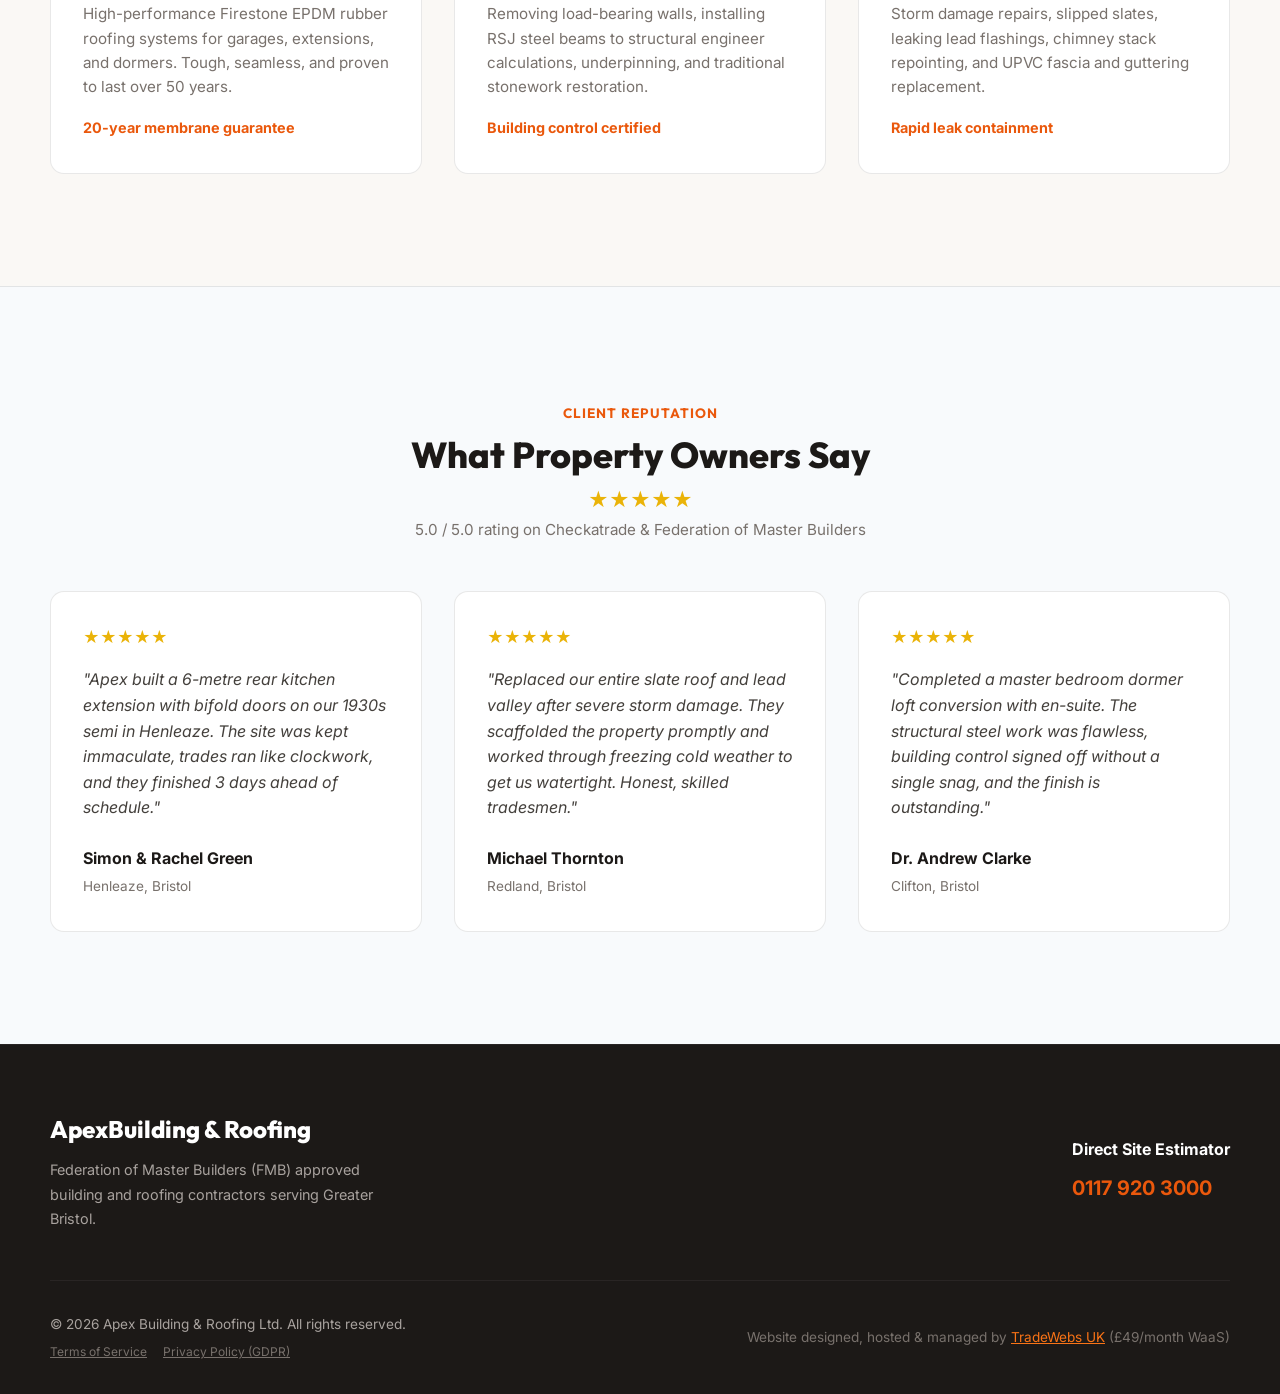
<file: demo-builder.html>
<!DOCTYPE html>
<html lang="en-GB">
<head>
  <meta charset="UTF-8" />
  <meta name="viewport" content="width=device-width, initial-scale=1.0" />
  <title>Apex Building & Roofing | Extensions & Loft Conversions Bristol</title>
  <meta name="description" content="Federation of Master Builders (FMB) approved builders and roofing contractors in Bristol. House extensions, loft conversions, pitched roofs, and structural alterations." />
  <link rel="preconnect" href="https://fonts.googleapis.com" />
  <link rel="preconnect" href="https://fonts.gstatic.com" crossorigin />
  <link href="https://fonts.googleapis.com/css2?family=Inter:wght@400;500;600;700&family=Outfit:wght@600;700;800&display=swap" rel="stylesheet" />
  <link rel="icon" type="image/png" sizes="32x32" href="images/favicon-32.png" />
  <link rel="apple-touch-icon" href="images/apple-touch-icon.png" />
  <link rel="stylesheet" href="css/style.css" />
  <style>
    :root {
      --clr-trade-accent: #ea580c; /* Terracotta/Roofing orange accent */
      --clr-trade-dark: #1c1917;
    }
    .demo-banner {
      background: #18181b;
      color: #faf8f5;
      text-align: center;
      padding: 0.6rem 1rem;
      font-size: 0.85rem;
      font-weight: 500;
      position: sticky;
      top: 0;
      z-index: 1000;
      border-bottom: 1px solid #27272a;
      display: flex;
      justify-content: center;
      align-items: center;
      gap: 1rem;
      flex-wrap: wrap;
    }
    .demo-banner a {
      color: #f97316;
      text-decoration: underline;
      font-weight: 600;
    }
    .trade-nav {
      background: var(--clr-white);
      border-bottom: 1px solid var(--clr-border);
      padding: 1.25rem 0;
    }
    .trade-nav__inner {
      display: flex;
      justify-content: space-between;
      align-items: center;
    }
    .trade-logo {
      font-family: var(--font-head);
      font-size: 1.5rem;
      font-weight: 800;
      color: var(--clr-trade-dark);
      text-decoration: none;
      display: flex;
      align-items: center;
      gap: 0.5rem;
    }
    .trade-logo span { color: var(--clr-trade-accent); }
    .trade-phone {
      display: flex;
      align-items: center;
      gap: 0.75rem;
      background: #ffedd5;
      border: 1px solid #fed7aa;
      padding: 0.6rem 1.25rem;
      border-radius: 50px;
      color: #c2410c;
      font-family: var(--font-head);
      font-weight: 700;
      text-decoration: none;
      transition: all 0.2s var(--ease);
    }
    .trade-phone:hover { background: #fed7aa; transform: translateY(-1px); }
    .trade-hero {
      padding: 5rem 0 6rem;
      background: linear-gradient(135deg, #fafaf9 0%, #f5f5f4 100%);
      border-bottom: 1px solid var(--clr-border);
    }
    .trade-hero__grid {
      display: grid;
      grid-template-columns: 1.2fr 0.8fr;
      gap: 4rem;
      align-items: center;
    }
    .trade-badge {
      display: inline-flex;
      align-items: center;
      gap: 0.5rem;
      background: #e7e5e4;
      color: #44403c;
      border: 1px solid #d6d3d1;
      padding: 0.4rem 1rem;
      border-radius: 50px;
      font-weight: 700;
      font-size: 0.85rem;
      margin-bottom: 1.5rem;
    }
    .trade-h1 {
      font-size: 3.25rem;
      line-height: 1.15;
      color: #1c1917;
      margin-bottom: 1.25rem;
    }
    .trade-sub {
      font-size: 1.15rem;
      color: #57534e;
      margin-bottom: 2rem;
      max-width: 540px;
      line-height: 1.6;
    }
    .trade-ctas {
      display: flex;
      gap: 1rem;
      flex-wrap: wrap;
    }
    .trade-card {
      background: var(--clr-white);
      border: 1px solid var(--clr-border);
      border-radius: var(--radius-lg);
      padding: 2.5rem;
      box-shadow: var(--clr-shadow);
    }
    .trade-card h3 {
      font-size: 1.5rem;
      margin-bottom: 0.5rem;
      color: #1c1917;
    }
    .trade-card p {
      color: #78716c;
      font-size: 0.95rem;
      margin-bottom: 1.5rem;
    }
    .service-grid {
      display: grid;
      grid-template-columns: repeat(auto-fit, minmax(280px, 1fr));
      gap: 2rem;
      margin-top: 3rem;
    }
    .service-item {
      background: var(--clr-white);
      border: 1px solid var(--clr-border);
      border-radius: var(--radius-md);
      padding: 2rem;
      transition: all 0.2s var(--ease);
    }
    .service-item:hover {
      border-color: var(--clr-trade-accent);
      box-shadow: var(--clr-shadow);
      transform: translateY(-3px);
    }
    .service-item h4 { font-size: 1.25rem; color: #1c1917; margin-bottom: 0.75rem; }
    .service-item p { color: #78716c; font-size: 0.95rem; line-height: 1.6; }
    .service-price { display: inline-block; margin-top: 1rem; font-weight: 700; color: var(--clr-trade-accent); font-size: 0.9rem; }
    @media (max-width: 768px) {
      .trade-hero__grid { grid-template-columns: 1fr; gap: 2.5rem; }
      .trade-h1 { font-size: 2.25rem; }
    }
  </style>
</head>
<body>

  <!-- TRADEWEBS DEMO BANNER -->
  <div class="demo-banner">
    <span>DEMO PORTFOLIO SITE: This is a live example of a TradeWebs £49/month builder &amp; roofer website.</span>
    <a href="index.html#examples">&larr; Back to TradeWebs Agency</a>
  </div>

  <!-- TRADE NAVBAR -->
  <header class="trade-nav">
    <div class="container trade-nav__inner">
      <a href="#" class="trade-logo">Apex<span>Building &amp; Roofing</span></a>
      <a href="tel:01170000000" class="trade-phone">
        <svg xmlns="http://www.w3.org/2000/svg" width="18" height="18" viewBox="0 0 24 24" fill="none" stroke="currentColor" stroke-width="2.5" stroke-linecap="round" stroke-linejoin="round"><path d="M22 16.92v3a2 2 0 0 1-2.18 2 19.79 19.79 0 0 1-8.63-3.07 19.5 19.5 0 0 1-6-6 19.79 19.79 0 0 1-3.07-8.67A2 2 0 0 1 4.11 2h3a2 2 0 0 1 2 1.72 12.84 12.84 0 0 0 .7 2.81 2 2 0 0 1-.45 2.11L8.09 9.91a16 16 0 0 0 6 6l1.27-1.27a2 2 0 0 1 2.11-.45 12.84 12.84 0 0 0 2.81.7A2 2 0 0 1 22 16.92z"></path></svg>
        0117 920 3000
      </a>
    </div>
  </header>

  <!-- HERO -->
  <section class="trade-hero">
    <div class="container trade-hero__grid">
      <div>
        <div class="trade-badge">
          <svg xmlns="http://www.w3.org/2000/svg" width="16" height="16" viewBox="0 0 24 24" fill="none" stroke="currentColor" stroke-width="2.5" stroke-linecap="round" stroke-linejoin="round"><path d="M3 9l9-7 9 7v11a2 2 0 0 1-2 2H5a2 2 0 0 1-2-2z"></path><polyline points="9 22 9 12 15 12 15 22"></polyline></svg>
          Federation of Master Builders (FMB) Approved &amp; Insured
        </div>
        <h1 class="trade-h1">Quality Extensions, Roofing &amp; Loft Conversions in Bristol.</h1>
        <p class="trade-sub">From single-storey rear kitchen extensions and dormer loft conversions to complete slate re-roofing and structural brickwork. Built on schedule, on budget, and to structural engineering standards.</p>
        <div class="trade-ctas">
          <a href="#quote" class="btn btn--primary btn--lg" style="background: var(--clr-trade-accent); border-color: var(--clr-trade-accent);">Book Site Survey</a>
          <a href="#services" class="btn btn--ghost btn--lg">View Building Services</a>
        </div>
      </div>

      <div class="trade-card" id="quote">
        <h3>Book a Free Site Survey</h3>
        <p>We visit your property, discuss your architectural drawings, and provide a comprehensive fixed quotation.</p>
        <form onsubmit="event.preventDefault(); alert('This is a TradeWebs demo site form! On live client sites, enquiries are forwarded straight to the tradesman\'s email and WhatsApp.');">
          <div style="margin-bottom: 1rem;">
            <label style="display:block; font-size:0.85rem; font-weight:600; margin-bottom:0.4rem; color:#1c1917;">Your Name *</label>
            <input type="text" placeholder="e.g. Richard &amp; Sarah Baker" required style="width:100%; padding:0.75rem; border:1px solid var(--clr-border); border-radius:6px;" />
          </div>
          <div style="margin-bottom: 1rem;">
            <label style="display:block; font-size:0.85rem; font-weight:600; margin-bottom:0.4rem; color:#1c1917;">Phone Number *</label>
            <input type="tel" placeholder="e.g. 07900 456789" required style="width:100%; padding:0.75rem; border:1px solid var(--clr-border); border-radius:6px;" />
          </div>
          <div style="margin-bottom: 1.5rem;">
            <label style="display:block; font-size:0.85rem; font-weight:600; margin-bottom:0.4rem; color:#1c1917;">Project Type *</label>
            <select style="width:100%; padding:0.75rem; border:1px solid var(--clr-border); border-radius:6px; background:white;">
              <option>Single / Double Storey Extension</option>
              <option>Loft Conversion (Dormer / Velux)</option>
              <option>New Pitched or Flat Roof Installation</option>
              <option>Roof Repairs &amp; Chimney Repointing</option>
              <option>Structural Alterations &amp; Steel Beams</option>
            </select>
          </div>
          <button type="submit" class="btn btn--primary btn--full" style="background: var(--clr-trade-dark); border-color: var(--clr-trade-dark);">Request Free Survey</button>
        </form>
      </div>
    </div>
  </section>

  <!-- SERVICES -->
  <section class="section" id="services">
    <div class="container">
      <div style="text-align:center; max-width:600px; margin:0 auto;">
        <span style="font-family:var(--font-head); font-weight:700; text-transform:uppercase; font-size:0.85rem; color:var(--clr-trade-accent); letter-spacing:1px;">What We Build</span>
        <h2 style="font-size:2.5rem; color:#1c1917; margin:0.5rem 0 1rem;">Master Building &amp; Roofing Contractors</h2>
        <p style="color:#78716c; font-size:1.05rem;">Backed by 20 years of construction experience across Bristol and the South West. All structural work guaranteed for 10 years.</p>
      </div>

      <div class="service-grid">
        <div class="service-item">
          <h4>House Extensions</h4>
          <p>Expand your living space with bespoke rear kitchen extensions, wrap-around extensions, and two-storey additions. Full project management from foundations to plaster finish.</p>
          <span class="service-price">Free architectural consultation</span>
        </div>
        <div class="service-item">
          <h4>Loft Conversions</h4>
          <p>Transform unused attic space into stunning master bedrooms with en-suites. Specialists in rear dormer, hip-to-gable, and Velux loft conversions.</p>
          <span class="service-price">Comprehensive turnkey build</span>
        </div>
        <div class="service-item">
          <h4>Pitched &amp; Slate Roofing</h4>
          <p>Complete roof replacements using natural Welsh slate, clay tiles, or modern concrete interlocking tiles. Breathable membrane and treated battens as standard.</p>
          <span class="service-price">10-year insurance backed warranty</span>
        </div>
        <div class="service-item">
          <h4>EPDM Flat Roofing</h4>
          <p>High-performance Firestone EPDM rubber roofing systems for garages, extensions, and dormers. Tough, seamless, and proven to last over 50 years.</p>
          <span class="service-price">20-year membrane guarantee</span>
        </div>
        <div class="service-item">
          <h4>Structural Brickwork &amp; Steels</h4>
          <p>Removing load-bearing walls, installing RSJ steel beams to structural engineer calculations, underpinning, and traditional stonework restoration.</p>
          <span class="service-price">Building control certified</span>
        </div>
        <div class="service-item">
          <h4>Emergency Roof Repairs</h4>
          <p>Storm damage repairs, slipped slates, leaking lead flashings, chimney stack repointing, and UPVC fascia and guttering replacement.</p>
          <span class="service-price">Rapid leak containment</span>
        </div>
      </div>
    </div>
  </section>

  <!-- REVIEWS -->
  <section class="section" style="background:#f8fafc; border-top:1px solid var(--clr-border);">
    <div class="container">
      <div style="text-align:center; max-width:600px; margin:0 auto 3rem;">
        <span style="font-family:var(--font-head); font-weight:700; text-transform:uppercase; font-size:0.85rem; color:var(--clr-trade-accent); letter-spacing:1px;">Client Reputation</span>
        <h2 style="font-size:2.25rem; color:#1c1917; margin:0.5rem 0 0.5rem;">What Property Owners Say</h2>
        <div style="color:#eab308; font-size:1.25rem;">★★★★★</div>
        <p style="color:#78716c; font-size:0.95rem;">5.0 / 5.0 rating on Checkatrade &amp; Federation of Master Builders</p>
      </div>

      <div style="display:grid; grid-template-columns:repeat(auto-fit, minmax(300px, 1fr)); gap:2rem;">
        <div style="background:white; padding:2rem; border-radius:var(--radius-md); border:1px solid var(--clr-border);">
          <div style="color:#eab308; margin-bottom:1rem;">★★★★★</div>
          <p style="color:#44403c; font-style:italic; margin-bottom:1.5rem; line-height:1.6;">"Apex built a 6-metre rear kitchen extension with bifold doors on our 1930s semi in Henleaze. The site was kept immaculate, trades ran like clockwork, and they finished 3 days ahead of schedule."</p>
          <strong style="display:block; color:#1c1917;">Simon &amp; Rachel Green</strong>
          <span style="font-size:0.85rem; color:#78716c;">Henleaze, Bristol</span>
        </div>
        <div style="background:white; padding:2rem; border-radius:var(--radius-md); border:1px solid var(--clr-border);">
          <div style="color:#eab308; margin-bottom:1rem;">★★★★★</div>
          <p style="color:#44403c; font-style:italic; margin-bottom:1.5rem; line-height:1.6;">"Replaced our entire slate roof and lead valley after severe storm damage. They scaffolded the property promptly and worked through freezing cold weather to get us watertight. Honest, skilled tradesmen."</p>
          <strong style="display:block; color:#1c1917;">Michael Thornton</strong>
          <span style="font-size:0.85rem; color:#78716c;">Redland, Bristol</span>
        </div>
        <div style="background:white; padding:2rem; border-radius:var(--radius-md); border:1px solid var(--clr-border);">
          <div style="color:#eab308; margin-bottom:1rem;">★★★★★</div>
          <p style="color:#44403c; font-style:italic; margin-bottom:1.5rem; line-height:1.6;">"Completed a master bedroom dormer loft conversion with en-suite. The structural steel work was flawless, building control signed off without a single snag, and the finish is outstanding."</p>
          <strong style="display:block; color:#1c1917;">Dr. Andrew Clarke</strong>
          <span style="font-size:0.85rem; color:#78716c;">Clifton, Bristol</span>
        </div>
      </div>
    </div>
  </section>

  <!-- FOOTER -->
  <footer style="background:#1c1917; color:#a8a29e; padding:4rem 0 2rem; border-top:1px solid #292524;">
    <div class="container" style="display:flex; justify-content:space-between; align-items:center; flex-wrap:wrap; gap:2rem; border-bottom:1px solid #292524; padding-bottom:3rem; margin-bottom:2rem;">
      <div>
        <a href="#" style="color:white; font-family:var(--font-head); font-size:1.5rem; font-weight:800; text-decoration:none; display:block; margin-bottom:0.5rem;">Apex<span>Building &amp; Roofing</span></a>
        <p style="font-size:0.9rem; max-width:350px;">Federation of Master Builders (FMB) approved building and roofing contractors serving Greater Bristol.</p>
      </div>
      <div>
        <strong style="color:white; display:block; margin-bottom:0.5rem;">Direct Site Estimator</strong>
        <a href="tel:01170000000" style="color:var(--clr-trade-accent); font-size:1.25rem; font-weight:700; text-decoration:none;">0117 920 3000</a>
      </div>
    </div>
    <div class="container" style="display:flex; justify-content:space-between; align-items:center; flex-wrap:wrap; gap:1rem; font-size:0.85rem;">
      <div>
        <p style="margin:0 0 0.4rem;">&copy; 2026 Apex Building &amp; Roofing Ltd. All rights reserved.</p>
        <div style="display:flex; gap:1rem; font-size:0.75rem;">
          <a href="#" onclick="alert('Demo Client Terms: Building quotes and structural surveys are subject to site inspection and architectural drawings.'); return false;" style="color:#78716c; text-decoration:underline;">Terms of Service</a>
          <a href="#" onclick="alert('Demo Client Privacy Policy: UK GDPR compliant. Homeowner enquiry data is used strictly for quoting/building contracts and is never sold to third parties.'); return false;" style="color:#78716c; text-decoration:underline;">Privacy Policy (GDPR)</a>
        </div>
      </div>
      <p style="color:#78716c;">Website designed, hosted &amp; managed by <a href="index.html" style="color:#f97316; text-decoration:underline;">TradeWebs UK</a> (£49/month WaaS)</p>
    </div>
  </footer>

</body>
</html>
</file>
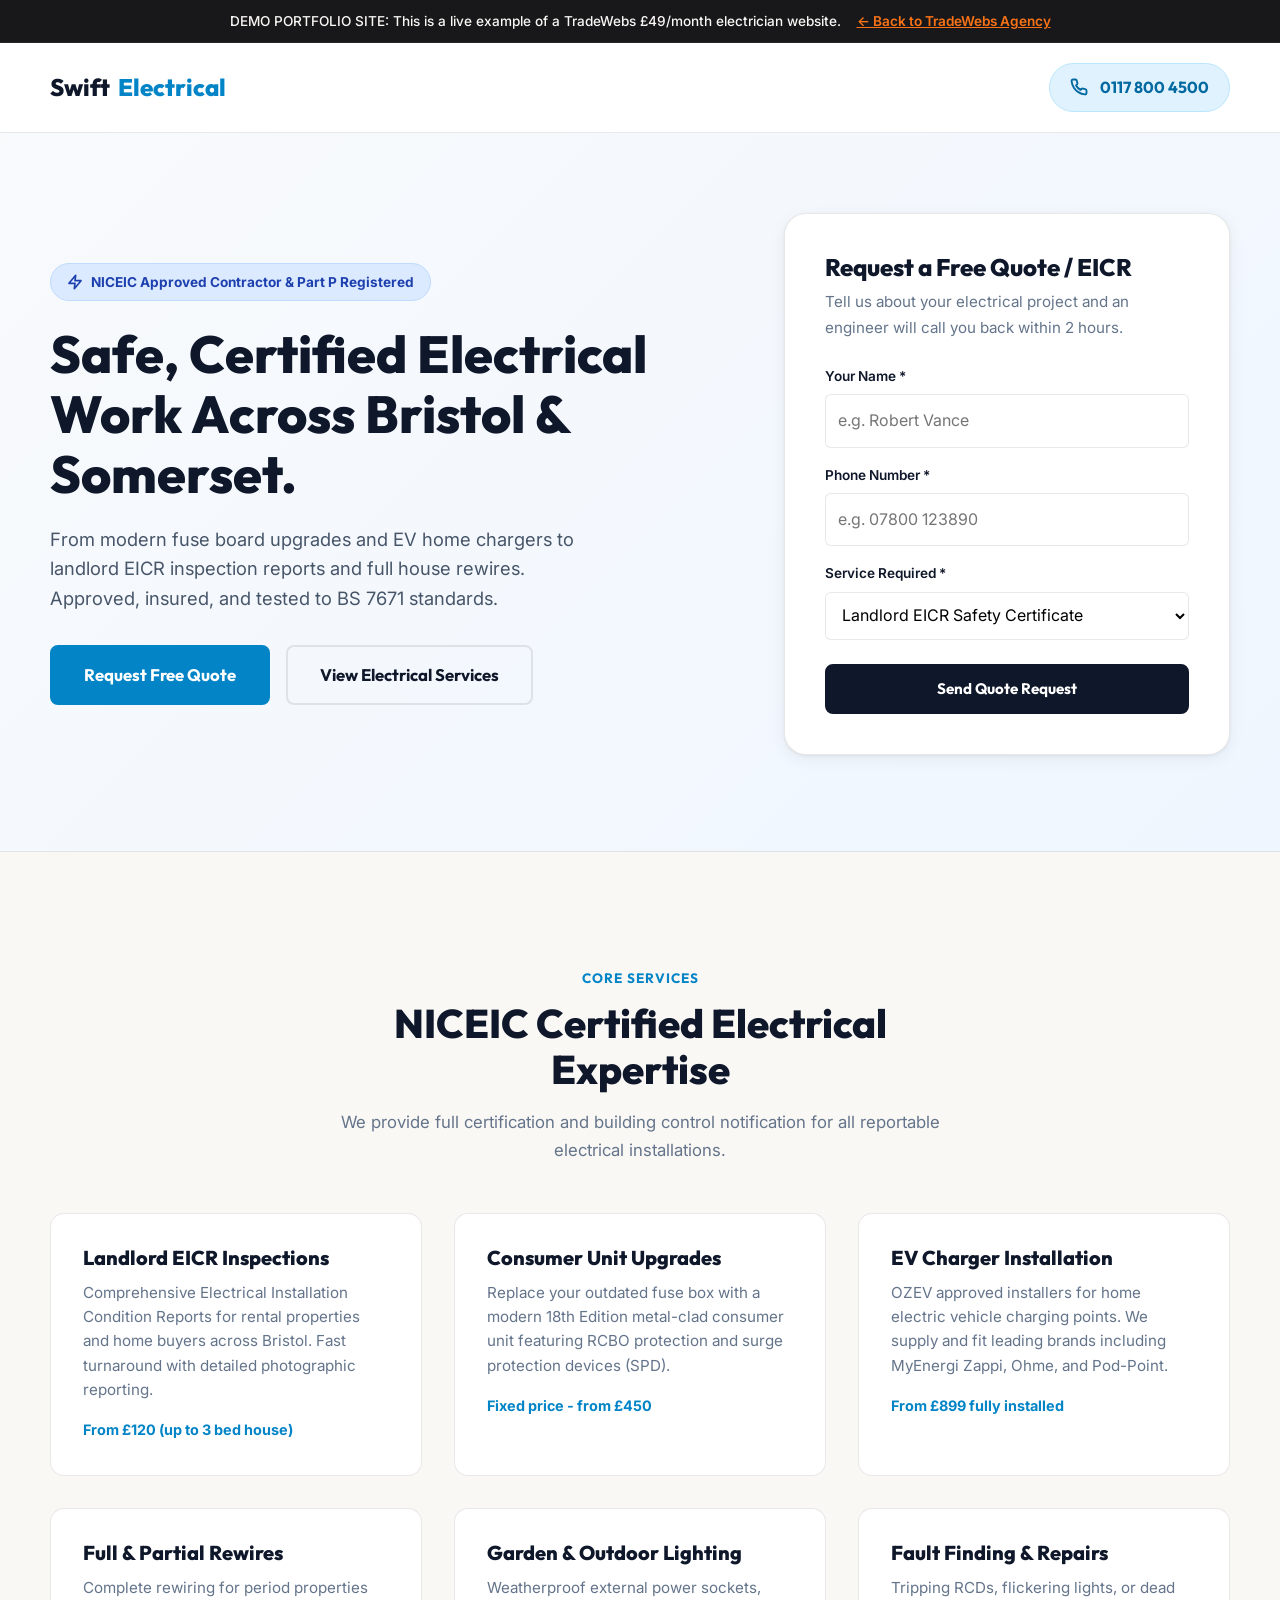
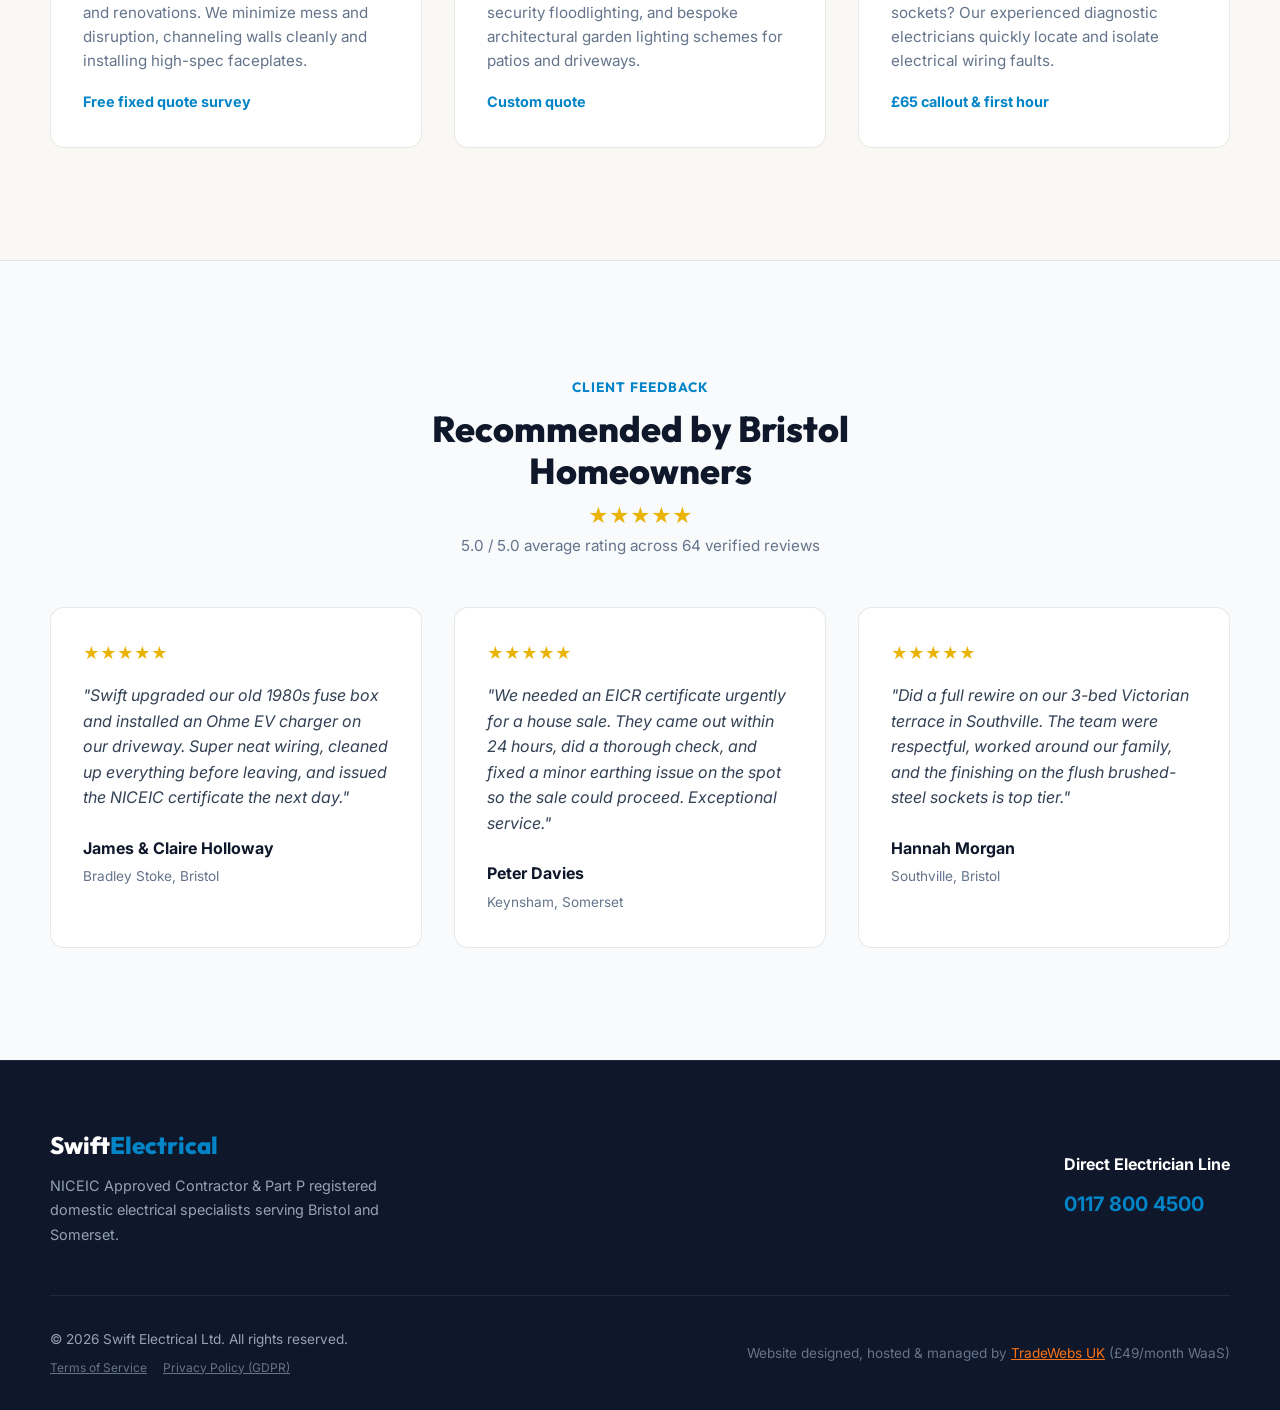
<file: demo-electrician.html>
<!DOCTYPE html>
<html lang="en-GB">
<head>
  <meta charset="UTF-8" />
  <meta name="viewport" content="width=device-width, initial-scale=1.0" />
  <title>Swift Electrical Ltd | NICEIC Approved Electricians Bristol & Somerset</title>
  <meta name="description" content="NICEIC approved domestic and commercial electricians in Bristol. Consumer unit upgrades, full house rewires, EV charger installation, and EICR testing." />
  <link rel="preconnect" href="https://fonts.googleapis.com" />
  <link rel="preconnect" href="https://fonts.gstatic.com" crossorigin />
  <link href="https://fonts.googleapis.com/css2?family=Inter:wght@400;500;600;700&family=Outfit:wght@600;700;800&display=swap" rel="stylesheet" />
  <link rel="icon" type="image/png" sizes="32x32" href="images/favicon-32.png" />
  <link rel="apple-touch-icon" href="images/apple-touch-icon.png" />
  <link rel="stylesheet" href="css/style.css" />
  <style>
    :root {
      --clr-trade-accent: #0284c7; /* Electric blue accent */
      --clr-trade-dark: #0f172a;
    }
    .demo-banner {
      background: #18181b;
      color: #faf8f5;
      text-align: center;
      padding: 0.6rem 1rem;
      font-size: 0.85rem;
      font-weight: 500;
      position: sticky;
      top: 0;
      z-index: 1000;
      border-bottom: 1px solid #27272a;
      display: flex;
      justify-content: center;
      align-items: center;
      gap: 1rem;
      flex-wrap: wrap;
    }
    .demo-banner a {
      color: #f97316;
      text-decoration: underline;
      font-weight: 600;
    }
    .trade-nav {
      background: var(--clr-white);
      border-bottom: 1px solid var(--clr-border);
      padding: 1.25rem 0;
    }
    .trade-nav__inner {
      display: flex;
      justify-content: space-between;
      align-items: center;
    }
    .trade-logo {
      font-family: var(--font-head);
      font-size: 1.5rem;
      font-weight: 800;
      color: var(--clr-trade-dark);
      text-decoration: none;
      display: flex;
      align-items: center;
      gap: 0.5rem;
    }
    .trade-logo span { color: var(--clr-trade-accent); }
    .trade-phone {
      display: flex;
      align-items: center;
      gap: 0.75rem;
      background: #e0f2fe;
      border: 1px solid #bae6fd;
      padding: 0.6rem 1.25rem;
      border-radius: 50px;
      color: #0369a1;
      font-family: var(--font-head);
      font-weight: 700;
      text-decoration: none;
      transition: all 0.2s var(--ease);
    }
    .trade-phone:hover { background: #bae6fd; transform: translateY(-1px); }
    .trade-hero {
      padding: 5rem 0 6rem;
      background: linear-gradient(135deg, #f8fafc 0%, #eff6ff 100%);
      border-bottom: 1px solid var(--clr-border);
    }
    .trade-hero__grid {
      display: grid;
      grid-template-columns: 1.2fr 0.8fr;
      gap: 4rem;
      align-items: center;
    }
    .trade-badge {
      display: inline-flex;
      align-items: center;
      gap: 0.5rem;
      background: #dbeafe;
      color: #1e40af;
      border: 1px solid #bfdbfe;
      padding: 0.4rem 1rem;
      border-radius: 50px;
      font-weight: 700;
      font-size: 0.85rem;
      margin-bottom: 1.5rem;
    }
    .trade-h1 {
      font-size: 3.25rem;
      line-height: 1.15;
      color: #0f172a;
      margin-bottom: 1.25rem;
    }
    .trade-sub {
      font-size: 1.15rem;
      color: #475569;
      margin-bottom: 2rem;
      max-width: 540px;
      line-height: 1.6;
    }
    .trade-ctas {
      display: flex;
      gap: 1rem;
      flex-wrap: wrap;
    }
    .trade-card {
      background: var(--clr-white);
      border: 1px solid var(--clr-border);
      border-radius: var(--radius-lg);
      padding: 2.5rem;
      box-shadow: var(--clr-shadow);
    }
    .trade-card h3 {
      font-size: 1.5rem;
      margin-bottom: 0.5rem;
      color: #0f172a;
    }
    .trade-card p {
      color: #64748b;
      font-size: 0.95rem;
      margin-bottom: 1.5rem;
    }
    .service-grid {
      display: grid;
      grid-template-columns: repeat(auto-fit, minmax(280px, 1fr));
      gap: 2rem;
      margin-top: 3rem;
    }
    .service-item {
      background: var(--clr-white);
      border: 1px solid var(--clr-border);
      border-radius: var(--radius-md);
      padding: 2rem;
      transition: all 0.2s var(--ease);
    }
    .service-item:hover {
      border-color: var(--clr-trade-accent);
      box-shadow: var(--clr-shadow);
      transform: translateY(-3px);
    }
    .service-item h4 { font-size: 1.25rem; color: #0f172a; margin-bottom: 0.75rem; }
    .service-item p { color: #64748b; font-size: 0.95rem; line-height: 1.6; }
    .service-price { display: inline-block; margin-top: 1rem; font-weight: 700; color: var(--clr-trade-accent); font-size: 0.9rem; }
    @media (max-width: 768px) {
      .trade-hero__grid { grid-template-columns: 1fr; gap: 2.5rem; }
      .trade-h1 { font-size: 2.25rem; }
    }
  </style>
</head>
<body>

  <!-- TRADEWEBS DEMO BANNER -->
  <div class="demo-banner">
    <span>DEMO PORTFOLIO SITE: This is a live example of a TradeWebs £49/month electrician website.</span>
    <a href="index.html#examples">&larr; Back to TradeWebs Agency</a>
  </div>

  <!-- TRADE NAVBAR -->
  <header class="trade-nav">
    <div class="container trade-nav__inner">
      <a href="#" class="trade-logo">Swift<span>Electrical</span></a>
      <a href="tel:01170000000" class="trade-phone">
        <svg xmlns="http://www.w3.org/2000/svg" width="18" height="18" viewBox="0 0 24 24" fill="none" stroke="currentColor" stroke-width="2.5" stroke-linecap="round" stroke-linejoin="round"><path d="M22 16.92v3a2 2 0 0 1-2.18 2 19.79 19.79 0 0 1-8.63-3.07 19.5 19.5 0 0 1-6-6 19.79 19.79 0 0 1-3.07-8.67A2 2 0 0 1 4.11 2h3a2 2 0 0 1 2 1.72 12.84 12.84 0 0 0 .7 2.81 2 2 0 0 1-.45 2.11L8.09 9.91a16 16 0 0 0 6 6l1.27-1.27a2 2 0 0 1 2.11-.45 12.84 12.84 0 0 0 2.81.7A2 2 0 0 1 22 16.92z"></path></svg>
        0117 800 4500
      </a>
    </div>
  </header>

  <!-- HERO -->
  <section class="trade-hero">
    <div class="container trade-hero__grid">
      <div>
        <div class="trade-badge">
          <svg xmlns="http://www.w3.org/2000/svg" width="16" height="16" viewBox="0 0 24 24" fill="none" stroke="currentColor" stroke-width="2.5" stroke-linecap="round" stroke-linejoin="round"><polygon points="13 2 3 14 12 14 11 22 21 10 12 10 13 2"></polygon></svg>
          NICEIC Approved Contractor &amp; Part P Registered
        </div>
        <h1 class="trade-h1">Safe, Certified Electrical Work Across Bristol &amp; Somerset.</h1>
        <p class="trade-sub">From modern fuse board upgrades and EV home chargers to landlord EICR inspection reports and full house rewires. Approved, insured, and tested to BS 7671 standards.</p>
        <div class="trade-ctas">
          <a href="#quote" class="btn btn--primary btn--lg" style="background: var(--clr-trade-accent); border-color: var(--clr-trade-accent);">Request Free Quote</a>
          <a href="#services" class="btn btn--ghost btn--lg">View Electrical Services</a>
        </div>
      </div>

      <div class="trade-card" id="quote">
        <h3>Request a Free Quote / EICR</h3>
        <p>Tell us about your electrical project and an engineer will call you back within 2 hours.</p>
        <form onsubmit="event.preventDefault(); alert('This is a TradeWebs demo site form! On live client sites, enquiries are forwarded straight to the tradesman\'s email and WhatsApp.');">
          <div style="margin-bottom: 1rem;">
            <label style="display:block; font-size:0.85rem; font-weight:600; margin-bottom:0.4rem; color:#0f172a;">Your Name *</label>
            <input type="text" placeholder="e.g. Robert Vance" required style="width:100%; padding:0.75rem; border:1px solid var(--clr-border); border-radius:6px;" />
          </div>
          <div style="margin-bottom: 1rem;">
            <label style="display:block; font-size:0.85rem; font-weight:600; margin-bottom:0.4rem; color:#0f172a;">Phone Number *</label>
            <input type="tel" placeholder="e.g. 07800 123890" required style="width:100%; padding:0.75rem; border:1px solid var(--clr-border); border-radius:6px;" />
          </div>
          <div style="margin-bottom: 1.5rem;">
            <label style="display:block; font-size:0.85rem; font-weight:600; margin-bottom:0.4rem; color:#0f172a;">Service Required *</label>
            <select style="width:100%; padding:0.75rem; border:1px solid var(--clr-border); border-radius:6px; background:white;">
              <option>Landlord EICR Safety Certificate</option>
              <option>Fuse Board / Consumer Unit Upgrade</option>
              <option>EV Home Charger Installation</option>
              <option>Full or Partial House Rewire</option>
              <option>Lighting &amp; Extra Sockets</option>
            </select>
          </div>
          <button type="submit" class="btn btn--primary btn--full" style="background: var(--clr-trade-dark); border-color: var(--clr-trade-dark);">Send Quote Request</button>
        </form>
      </div>
    </div>
  </section>

  <!-- SERVICES -->
  <section class="section" id="services">
    <div class="container">
      <div style="text-align:center; max-width:600px; margin:0 auto;">
        <span style="font-family:var(--font-head); font-weight:700; text-transform:uppercase; font-size:0.85rem; color:var(--clr-trade-accent); letter-spacing:1px;">Core Services</span>
        <h2 style="font-size:2.5rem; color:#0f172a; margin:0.5rem 0 1rem;">NICEIC Certified Electrical Expertise</h2>
        <p style="color:#64748b; font-size:1.05rem;">We provide full certification and building control notification for all reportable electrical installations.</p>
      </div>

      <div class="service-grid">
        <div class="service-item">
          <h4>Landlord EICR Inspections</h4>
          <p>Comprehensive Electrical Installation Condition Reports for rental properties and home buyers across Bristol. Fast turnaround with detailed photographic reporting.</p>
          <span class="service-price">From £120 (up to 3 bed house)</span>
        </div>
        <div class="service-item">
          <h4>Consumer Unit Upgrades</h4>
          <p>Replace your outdated fuse box with a modern 18th Edition metal-clad consumer unit featuring RCBO protection and surge protection devices (SPD).</p>
          <span class="service-price">Fixed price - from £450</span>
        </div>
        <div class="service-item">
          <h4>EV Charger Installation</h4>
          <p>OZEV approved installers for home electric vehicle charging points. We supply and fit leading brands including MyEnergi Zappi, Ohme, and Pod-Point.</p>
          <span class="service-price">From £899 fully installed</span>
        </div>
        <div class="service-item">
          <h4>Full &amp; Partial Rewires</h4>
          <p>Complete rewiring for period properties and renovations. We minimize mess and disruption, channeling walls cleanly and installing high-spec faceplates.</p>
          <span class="service-price">Free fixed quote survey</span>
        </div>
        <div class="service-item">
          <h4>Garden &amp; Outdoor Lighting</h4>
          <p>Weatherproof external power sockets, security floodlighting, and bespoke architectural garden lighting schemes for patios and driveways.</p>
          <span class="service-price">Custom quote</span>
        </div>
        <div class="service-item">
          <h4>Fault Finding &amp; Repairs</h4>
          <p>Tripping RCDs, flickering lights, or dead sockets? Our experienced diagnostic electricians quickly locate and isolate electrical wiring faults.</p>
          <span class="service-price">£65 callout &amp; first hour</span>
        </div>
      </div>
    </div>
  </section>

  <!-- REVIEWS -->
  <section class="section" style="background:#f8fafc; border-top:1px solid var(--clr-border);">
    <div class="container">
      <div style="text-align:center; max-width:600px; margin:0 auto 3rem;">
        <span style="font-family:var(--font-head); font-weight:700; text-transform:uppercase; font-size:0.85rem; color:var(--clr-trade-accent); letter-spacing:1px;">Client Feedback</span>
        <h2 style="font-size:2.25rem; color:#0f172a; margin:0.5rem 0 0.5rem;">Recommended by Bristol Homeowners</h2>
        <div style="color:#eab308; font-size:1.25rem;">★★★★★</div>
        <p style="color:#64748b; font-size:0.95rem;">5.0 / 5.0 average rating across 64 verified reviews</p>
      </div>

      <div style="display:grid; grid-template-columns:repeat(auto-fit, minmax(300px, 1fr)); gap:2rem;">
        <div style="background:white; padding:2rem; border-radius:var(--radius-md); border:1px solid var(--clr-border);">
          <div style="color:#eab308; margin-bottom:1rem;">★★★★★</div>
          <p style="color:#334155; font-style:italic; margin-bottom:1.5rem; line-height:1.6;">"Swift upgraded our old 1980s fuse box and installed an Ohme EV charger on our driveway. Super neat wiring, cleaned up everything before leaving, and issued the NICEIC certificate the next day."</p>
          <strong style="display:block; color:#0f172a;">James &amp; Claire Holloway</strong>
          <span style="font-size:0.85rem; color:#64748b;">Bradley Stoke, Bristol</span>
        </div>
        <div style="background:white; padding:2rem; border-radius:var(--radius-md); border:1px solid var(--clr-border);">
          <div style="color:#eab308; margin-bottom:1rem;">★★★★★</div>
          <p style="color:#334155; font-style:italic; margin-bottom:1.5rem; line-height:1.6;">"We needed an EICR certificate urgently for a house sale. They came out within 24 hours, did a thorough check, and fixed a minor earthing issue on the spot so the sale could proceed. Exceptional service."</p>
          <strong style="display:block; color:#0f172a;">Peter Davies</strong>
          <span style="font-size:0.85rem; color:#64748b;">Keynsham, Somerset</span>
        </div>
        <div style="background:white; padding:2rem; border-radius:var(--radius-md); border:1px solid var(--clr-border);">
          <div style="color:#eab308; margin-bottom:1rem;">★★★★★</div>
          <p style="color:#334155; font-style:italic; margin-bottom:1.5rem; line-height:1.6;">"Did a full rewire on our 3-bed Victorian terrace in Southville. The team were respectful, worked around our family, and the finishing on the flush brushed-steel sockets is top tier."</p>
          <strong style="display:block; color:#0f172a;">Hannah Morgan</strong>
          <span style="font-size:0.85rem; color:#64748b;">Southville, Bristol</span>
        </div>
      </div>
    </div>
  </section>

  <!-- FOOTER -->
  <footer style="background:#0f172a; color:#94a3b8; padding:4rem 0 2rem; border-top:1px solid #1e293b;">
    <div class="container" style="display:flex; justify-content:space-between; align-items:center; flex-wrap:wrap; gap:2rem; border-bottom:1px solid #1e293b; padding-bottom:3rem; margin-bottom:2rem;">
      <div>
        <a href="#" style="color:white; font-family:var(--font-head); font-size:1.5rem; font-weight:800; text-decoration:none; display:block; margin-bottom:0.5rem;">Swift<span style="color:var(--clr-trade-accent);">Electrical</span></a>
        <p style="font-size:0.9rem; max-width:350px;">NICEIC Approved Contractor &amp; Part P registered domestic electrical specialists serving Bristol and Somerset.</p>
      </div>
      <div>
        <strong style="color:white; display:block; margin-bottom:0.5rem;">Direct Electrician Line</strong>
        <a href="tel:01170000000" style="color:var(--clr-trade-accent); font-size:1.25rem; font-weight:700; text-decoration:none;">0117 800 4500</a>
      </div>
    </div>
    <div class="container" style="display:flex; justify-content:space-between; align-items:center; flex-wrap:wrap; gap:1rem; font-size:0.85rem;">
      <div>
        <p style="margin:0 0 0.4rem;">&copy; 2026 Swift Electrical Ltd. All rights reserved.</p>
        <div style="display:flex; gap:1rem; font-size:0.75rem;">
          <a href="#" onclick="alert('Demo Client Terms: Quotes are estimates subject to site inspection. NICEIC certificates issued upon project settlement.'); return false;" style="color:#64748b; text-decoration:underline;">Terms of Service</a>
          <a href="#" onclick="alert('Demo Client Privacy Policy: UK GDPR compliant. Homeowner enquiry data is used strictly for quoting/booking electrical work and is never sold to third parties.'); return false;" style="color:#64748b; text-decoration:underline;">Privacy Policy (GDPR)</a>
        </div>
      </div>
      <p style="color:#64748b;">Website designed, hosted &amp; managed by <a href="index.html" style="color:#f97316; text-decoration:underline;">TradeWebs UK</a> (£49/month WaaS)</p>
    </div>
  </footer>

</body>
</html>
</file>
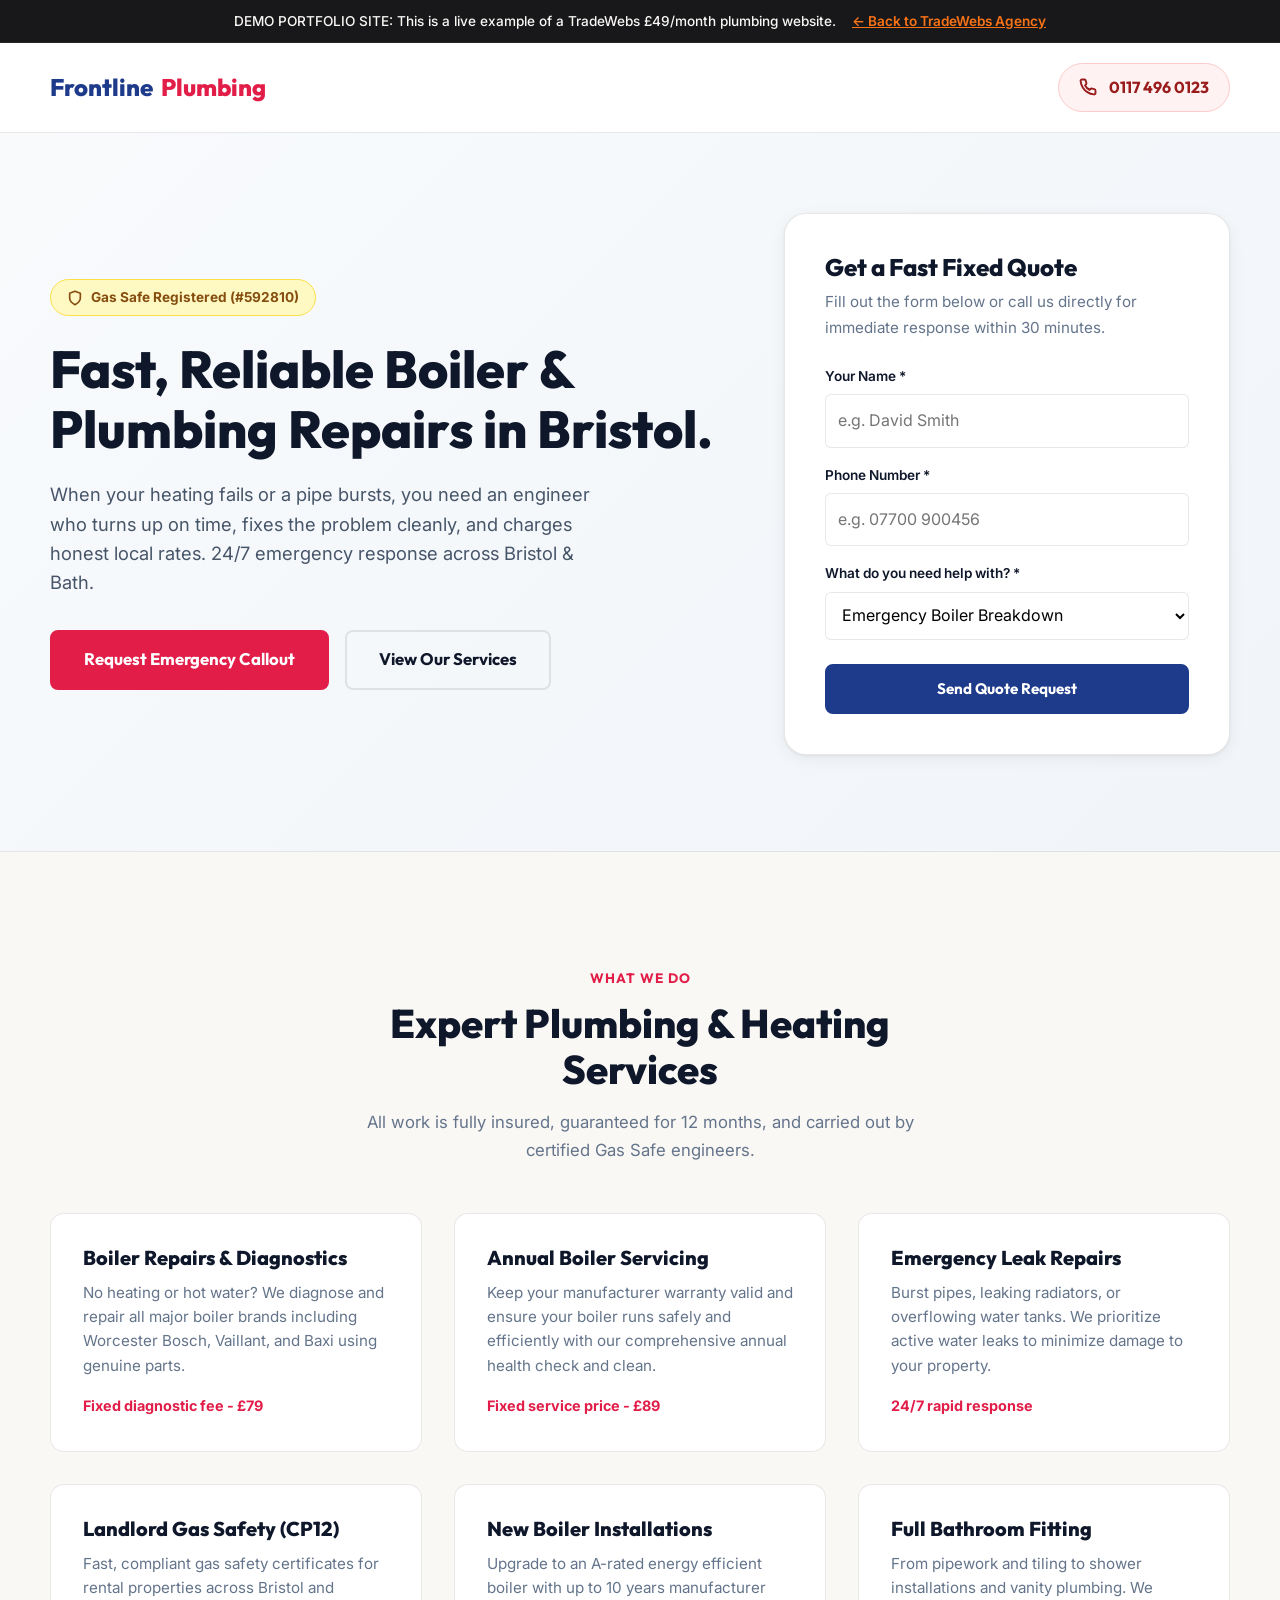
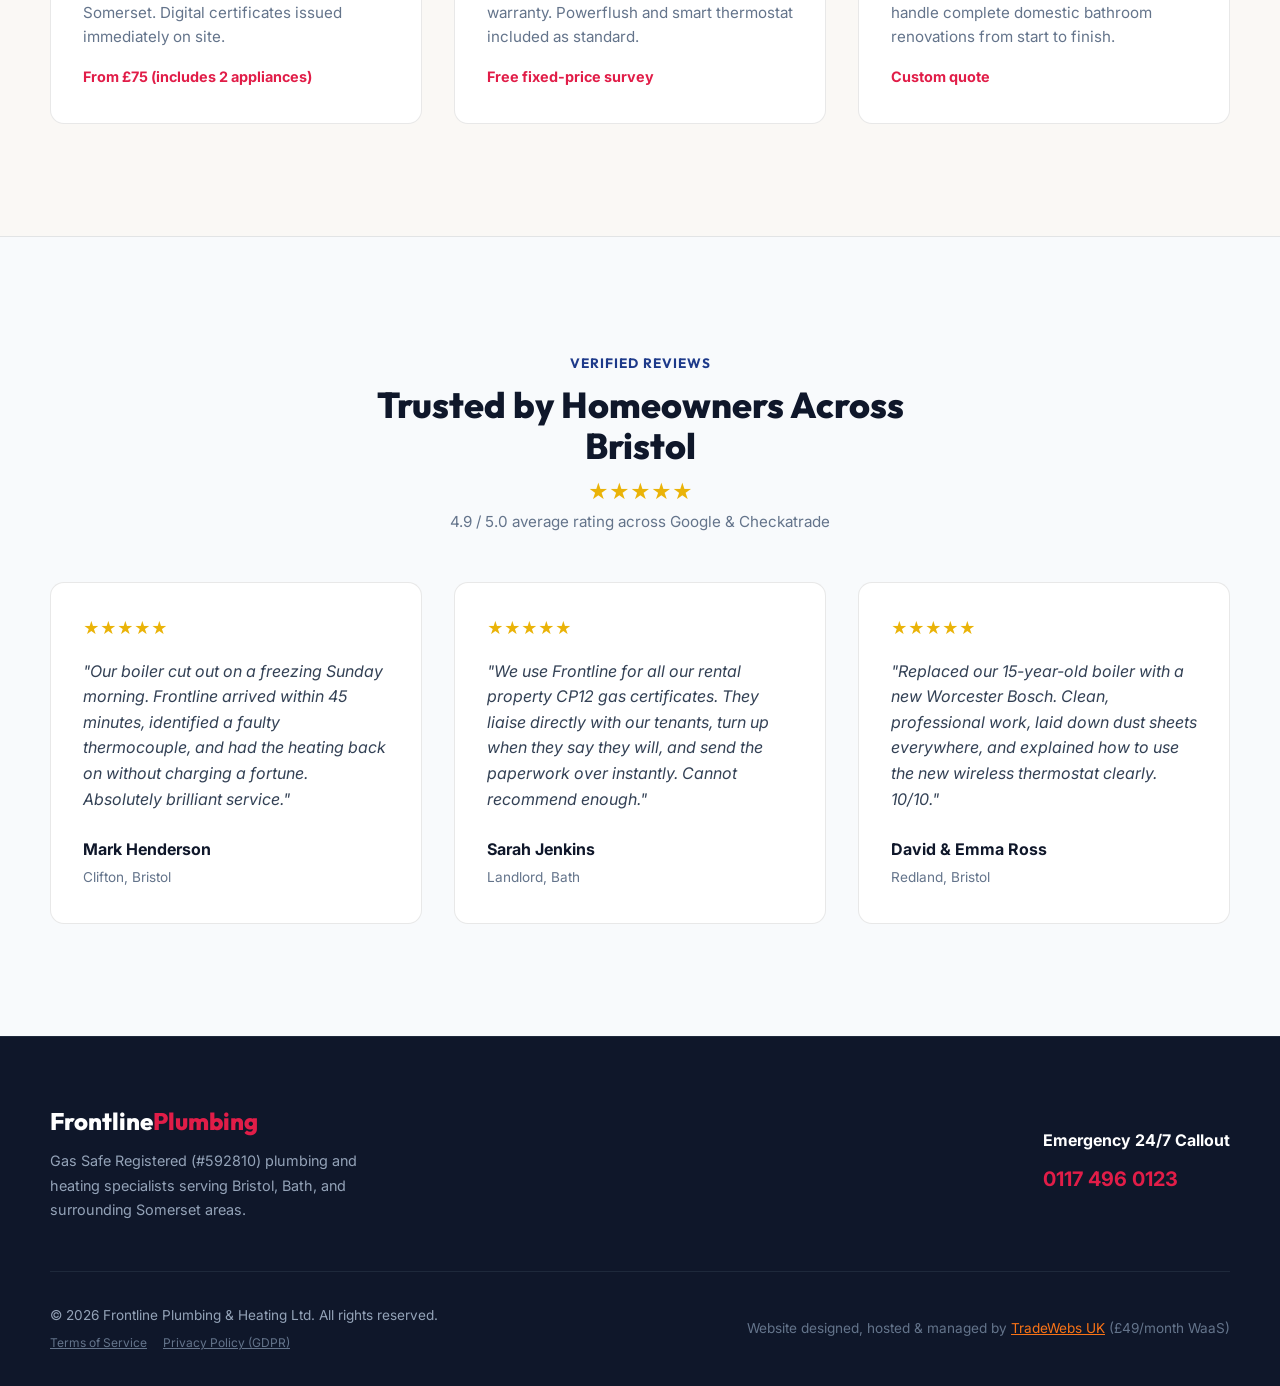
<file: demo-plumber.html>
<!DOCTYPE html>
<html lang="en-GB">
<head>
  <meta charset="UTF-8" />
  <meta name="viewport" content="width=device-width, initial-scale=1.0" />
  <title>Frontline Plumbing & Heating | Emergency Boiler Repairs Bristol & Bath</title>
  <meta name="description" content="Gas Safe registered plumbing and heating engineers in Bristol. 24/7 emergency boiler servicing, leaks, heating repairs, and full bathroom installations." />
  <link rel="preconnect" href="https://fonts.googleapis.com" />
  <link rel="preconnect" href="https://fonts.gstatic.com" crossorigin />
  <link href="https://fonts.googleapis.com/css2?family=Inter:wght@400;500;600;700&family=Outfit:wght@600;700;800&display=swap" rel="stylesheet" />
  <link rel="icon" type="image/png" sizes="32x32" href="images/favicon-32.png" />
  <link rel="apple-touch-icon" href="images/apple-touch-icon.png" />
  <link rel="stylesheet" href="css/style.css" />
  <style>
    :root {
      --clr-trade-accent: #e11d48; /* Emergency heating red/orange accent */
      --clr-trade-blue: #1e3a8a;
    }
    .demo-banner {
      background: #18181b;
      color: #faf8f5;
      text-align: center;
      padding: 0.6rem 1rem;
      font-size: 0.85rem;
      font-weight: 500;
      position: sticky;
      top: 0;
      z-index: 1000;
      border-bottom: 1px solid #27272a;
      display: flex;
      justify-content: center;
      align-items: center;
      gap: 1rem;
      flex-wrap: wrap;
    }
    .demo-banner a {
      color: #f97316;
      text-decoration: underline;
      font-weight: 600;
    }
    .trade-nav {
      background: var(--clr-white);
      border-bottom: 1px solid var(--clr-border);
      padding: 1.25rem 0;
    }
    .trade-nav__inner {
      display: flex;
      justify-content: space-between;
      align-items: center;
    }
    .trade-logo {
      font-family: var(--font-head);
      font-size: 1.5rem;
      font-weight: 800;
      color: var(--clr-trade-blue);
      text-decoration: none;
      display: flex;
      align-items: center;
      gap: 0.5rem;
    }
    .trade-logo span { color: var(--clr-trade-accent); }
    .trade-phone {
      display: flex;
      align-items: center;
      gap: 0.75rem;
      background: #fef2f2;
      border: 1px solid #fecaca;
      padding: 0.6rem 1.25rem;
      border-radius: 50px;
      color: #991b1b;
      font-family: var(--font-head);
      font-weight: 700;
      text-decoration: none;
      transition: all 0.2s var(--ease);
    }
    .trade-phone:hover { background: #fee2e2; transform: translateY(-1px); }
    .trade-hero {
      padding: 5rem 0 6rem;
      background: linear-gradient(135deg, #f8fafc 0%, #f1f5f9 100%);
      border-bottom: 1px solid var(--clr-border);
    }
    .trade-hero__grid {
      display: grid;
      grid-template-columns: 1.2fr 0.8fr;
      gap: 4rem;
      align-items: center;
    }
    .trade-badge {
      display: inline-flex;
      align-items: center;
      gap: 0.5rem;
      background: #fef9c3;
      color: #854d0e;
      border: 1px solid #fde047;
      padding: 0.4rem 1rem;
      border-radius: 50px;
      font-weight: 700;
      font-size: 0.85rem;
      margin-bottom: 1.5rem;
    }
    .trade-h1 {
      font-size: 3.25rem;
      line-height: 1.15;
      color: #0f172a;
      margin-bottom: 1.25rem;
    }
    .trade-sub {
      font-size: 1.15rem;
      color: #475569;
      margin-bottom: 2rem;
      max-width: 540px;
      line-height: 1.6;
    }
    .trade-ctas {
      display: flex;
      gap: 1rem;
      flex-wrap: wrap;
    }
    .trade-card {
      background: var(--clr-white);
      border: 1px solid var(--clr-border);
      border-radius: var(--radius-lg);
      padding: 2.5rem;
      box-shadow: var(--clr-shadow);
    }
    .trade-card h3 {
      font-size: 1.5rem;
      margin-bottom: 0.5rem;
      color: #0f172a;
    }
    .trade-card p {
      color: #64748b;
      font-size: 0.95rem;
      margin-bottom: 1.5rem;
    }
    .service-grid {
      display: grid;
      grid-template-columns: repeat(auto-fit, minmax(280px, 1fr));
      gap: 2rem;
      margin-top: 3rem;
    }
    .service-item {
      background: var(--clr-white);
      border: 1px solid var(--clr-border);
      border-radius: var(--radius-md);
      padding: 2rem;
      transition: all 0.2s var(--ease);
    }
    .service-item:hover {
      border-color: var(--clr-trade-accent);
      box-shadow: var(--clr-shadow);
      transform: translateY(-3px);
    }
    .service-item h4 { font-size: 1.25rem; color: #0f172a; margin-bottom: 0.75rem; }
    .service-item p { color: #64748b; font-size: 0.95rem; line-height: 1.6; }
    .service-price { display: inline-block; margin-top: 1rem; font-weight: 700; color: var(--clr-trade-accent); font-size: 0.9rem; }
    @media (max-width: 768px) {
      .trade-hero__grid { grid-template-columns: 1fr; gap: 2.5rem; }
      .trade-h1 { font-size: 2.25rem; }
    }
  </style>
</head>
<body>

  <!-- TRADEWEBS DEMO BANNER -->
  <div class="demo-banner">
    <span>DEMO PORTFOLIO SITE: This is a live example of a TradeWebs £49/month plumbing website.</span>
    <a href="index.html#examples">&larr; Back to TradeWebs Agency</a>
  </div>

  <!-- TRADE NAVBAR -->
  <header class="trade-nav">
    <div class="container trade-nav__inner">
      <a href="#" class="trade-logo">Frontline<span>Plumbing</span></a>
      <a href="tel:01170000000" class="trade-phone">
        <svg xmlns="http://www.w3.org/2000/svg" width="18" height="18" viewBox="0 0 24 24" fill="none" stroke="currentColor" stroke-width="2.5" stroke-linecap="round" stroke-linejoin="round"><path d="M22 16.92v3a2 2 0 0 1-2.18 2 19.79 19.79 0 0 1-8.63-3.07 19.5 19.5 0 0 1-6-6 19.79 19.79 0 0 1-3.07-8.67A2 2 0 0 1 4.11 2h3a2 2 0 0 1 2 1.72 12.84 12.84 0 0 0 .7 2.81 2 2 0 0 1-.45 2.11L8.09 9.91a16 16 0 0 0 6 6l1.27-1.27a2 2 0 0 1 2.11-.45 12.84 12.84 0 0 0 2.81.7A2 2 0 0 1 22 16.92z"></path></svg>
        0117 496 0123
      </a>
    </div>
  </header>

  <!-- HERO -->
  <section class="trade-hero">
    <div class="container trade-hero__grid">
      <div>
        <div class="trade-badge">
          <svg xmlns="http://www.w3.org/2000/svg" width="16" height="16" viewBox="0 0 24 24" fill="none" stroke="currentColor" stroke-width="2.5" stroke-linecap="round" stroke-linejoin="round"><path d="M12 22s8-4 8-10V5l-8-3-8 3v7c0 6 8 10 8 10z"></path></svg>
          Gas Safe Registered (#592810)
        </div>
        <h1 class="trade-h1">Fast, Reliable Boiler &amp; Plumbing Repairs in Bristol.</h1>
        <p class="trade-sub">When your heating fails or a pipe bursts, you need an engineer who turns up on time, fixes the problem cleanly, and charges honest local rates. 24/7 emergency response across Bristol &amp; Bath.</p>
        <div class="trade-ctas">
          <a href="#quote" class="btn btn--primary btn--lg" style="background: var(--clr-trade-accent); border-color: var(--clr-trade-accent);">Request Emergency Callout</a>
          <a href="#services" class="btn btn--ghost btn--lg">View Our Services</a>
        </div>
      </div>

      <div class="trade-card" id="quote">
        <h3>Get a Fast Fixed Quote</h3>
        <p>Fill out the form below or call us directly for immediate response within 30 minutes.</p>
        <form onsubmit="event.preventDefault(); alert('This is a TradeWebs demo site form! On live client sites, enquiries are forwarded straight to the tradesman\'s email and WhatsApp.');">
          <div style="margin-bottom: 1rem;">
            <label style="display:block; font-size:0.85rem; font-weight:600; margin-bottom:0.4rem; color:#0f172a;">Your Name *</label>
            <input type="text" placeholder="e.g. David Smith" required style="width:100%; padding:0.75rem; border:1px solid var(--clr-border); border-radius:6px;" />
          </div>
          <div style="margin-bottom: 1rem;">
            <label style="display:block; font-size:0.85rem; font-weight:600; margin-bottom:0.4rem; color:#0f172a;">Phone Number *</label>
            <input type="tel" placeholder="e.g. 07700 900456" required style="width:100%; padding:0.75rem; border:1px solid var(--clr-border); border-radius:6px;" />
          </div>
          <div style="margin-bottom: 1.5rem;">
            <label style="display:block; font-size:0.85rem; font-weight:600; margin-bottom:0.4rem; color:#0f172a;">What do you need help with? *</label>
            <select style="width:100%; padding:0.75rem; border:1px solid var(--clr-border); border-radius:6px; background:white;">
              <option>Emergency Boiler Breakdown</option>
              <option>Burst Pipe / Active Leak</option>
              <option>Annual Boiler Service (£89)</option>
              <option>Landlord Gas Safety Certificate</option>
              <option>New Boiler Installation Quote</option>
            </select>
          </div>
          <button type="submit" class="btn btn--primary btn--full" style="background: var(--clr-trade-blue); border-color: var(--clr-trade-blue);">Send Quote Request</button>
        </form>
      </div>
    </div>
  </section>

  <!-- SERVICES -->
  <section class="section" id="services">
    <div class="container">
      <div style="text-align:center; max-width:600px; margin:0 auto;">
        <span style="font-family:var(--font-head); font-weight:700; text-transform:uppercase; font-size:0.85rem; color:var(--clr-trade-accent); letter-spacing:1px;">What We Do</span>
        <h2 style="font-size:2.5rem; color:#0f172a; margin:0.5rem 0 1rem;">Expert Plumbing &amp; Heating Services</h2>
        <p style="color:#64748b; font-size:1.05rem;">All work is fully insured, guaranteed for 12 months, and carried out by certified Gas Safe engineers.</p>
      </div>

      <div class="service-grid">
        <div class="service-item">
          <h4>Boiler Repairs &amp; Diagnostics</h4>
          <p>No heating or hot water? We diagnose and repair all major boiler brands including Worcester Bosch, Vaillant, and Baxi using genuine parts.</p>
          <span class="service-price">Fixed diagnostic fee - £79</span>
        </div>
        <div class="service-item">
          <h4>Annual Boiler Servicing</h4>
          <p>Keep your manufacturer warranty valid and ensure your boiler runs safely and efficiently with our comprehensive annual health check and clean.</p>
          <span class="service-price">Fixed service price - £89</span>
        </div>
        <div class="service-item">
          <h4>Emergency Leak Repairs</h4>
          <p>Burst pipes, leaking radiators, or overflowing water tanks. We prioritize active water leaks to minimize damage to your property.</p>
          <span class="service-price">24/7 rapid response</span>
        </div>
        <div class="service-item">
          <h4>Landlord Gas Safety (CP12)</h4>
          <p>Fast, compliant gas safety certificates for rental properties across Bristol and Somerset. Digital certificates issued immediately on site.</p>
          <span class="service-price">From £75 (includes 2 appliances)</span>
        </div>
        <div class="service-item">
          <h4>New Boiler Installations</h4>
          <p>Upgrade to an A-rated energy efficient boiler with up to 10 years manufacturer warranty. Powerflush and smart thermostat included as standard.</p>
          <span class="service-price">Free fixed-price survey</span>
        </div>
        <div class="service-item">
          <h4>Full Bathroom Fitting</h4>
          <p>From pipework and tiling to shower installations and vanity plumbing. We handle complete domestic bathroom renovations from start to finish.</p>
          <span class="service-price">Custom quote</span>
        </div>
      </div>
    </div>
  </section>

  <!-- REVIEWS -->
  <section class="section" style="background:#f8fafc; border-top:1px solid var(--clr-border);">
    <div class="container">
      <div style="text-align:center; max-width:600px; margin:0 auto 3rem;">
        <span style="font-family:var(--font-head); font-weight:700; text-transform:uppercase; font-size:0.85rem; color:var(--clr-trade-blue); letter-spacing:1px;">Verified Reviews</span>
        <h2 style="font-size:2.25rem; color:#0f172a; margin:0.5rem 0 0.5rem;">Trusted by Homeowners Across Bristol</h2>
        <div style="color:#eab308; font-size:1.25rem;">★★★★★</div>
        <p style="color:#64748b; font-size:0.95rem;">4.9 / 5.0 average rating across Google &amp; Checkatrade</p>
      </div>

      <div style="display:grid; grid-template-columns:repeat(auto-fit, minmax(300px, 1fr)); gap:2rem;">
        <div style="background:white; padding:2rem; border-radius:var(--radius-md); border:1px solid var(--clr-border);">
          <div style="color:#eab308; margin-bottom:1rem;">★★★★★</div>
          <p style="color:#334155; font-style:italic; margin-bottom:1.5rem; line-height:1.6;">"Our boiler cut out on a freezing Sunday morning. Frontline arrived within 45 minutes, identified a faulty thermocouple, and had the heating back on without charging a fortune. Absolutely brilliant service."</p>
          <strong style="display:block; color:#0f172a;">Mark Henderson</strong>
          <span style="font-size:0.85rem; color:#64748b;">Clifton, Bristol</span>
        </div>
        <div style="background:white; padding:2rem; border-radius:var(--radius-md); border:1px solid var(--clr-border);">
          <div style="color:#eab308; margin-bottom:1rem;">★★★★★</div>
          <p style="color:#334155; font-style:italic; margin-bottom:1.5rem; line-height:1.6;">"We use Frontline for all our rental property CP12 gas certificates. They liaise directly with our tenants, turn up when they say they will, and send the paperwork over instantly. Cannot recommend enough."</p>
          <strong style="display:block; color:#0f172a;">Sarah Jenkins</strong>
          <span style="font-size:0.85rem; color:#64748b;">Landlord, Bath</span>
        </div>
        <div style="background:white; padding:2rem; border-radius:var(--radius-md); border:1px solid var(--clr-border);">
          <div style="color:#eab308; margin-bottom:1rem;">★★★★★</div>
          <p style="color:#334155; font-style:italic; margin-bottom:1.5rem; line-height:1.6;">"Replaced our 15-year-old boiler with a new Worcester Bosch. Clean, professional work, laid down dust sheets everywhere, and explained how to use the new wireless thermostat clearly. 10/10."</p>
          <strong style="display:block; color:#0f172a;">David &amp; Emma Ross</strong>
          <span style="font-size:0.85rem; color:#64748b;">Redland, Bristol</span>
        </div>
      </div>
    </div>
  </section>

  <!-- FOOTER -->
  <footer style="background:#0f172a; color:#94a3b8; padding:4rem 0 2rem; border-top:1px solid #1e293b;">
    <div class="container" style="display:flex; justify-content:space-between; align-items:center; flex-wrap:wrap; gap:2rem; border-bottom:1px solid #1e293b; padding-bottom:3rem; margin-bottom:2rem;">
      <div>
        <a href="#" style="color:white; font-family:var(--font-head); font-size:1.5rem; font-weight:800; text-decoration:none; display:block; margin-bottom:0.5rem;">Frontline<span style="color:var(--clr-trade-accent);">Plumbing</span></a>
        <p style="font-size:0.9rem; max-width:350px;">Gas Safe Registered (#592810) plumbing and heating specialists serving Bristol, Bath, and surrounding Somerset areas.</p>
      </div>
      <div>
        <strong style="color:white; display:block; margin-bottom:0.5rem;">Emergency 24/7 Callout</strong>
        <a href="tel:01170000000" style="color:var(--clr-trade-accent); font-size:1.25rem; font-weight:700; text-decoration:none;">0117 496 0123</a>
      </div>
    </div>
    <div class="container" style="display:flex; justify-content:space-between; align-items:center; flex-wrap:wrap; gap:1rem; font-size:0.85rem;">
      <div>
        <p style="margin:0 0 0.4rem;">&copy; 2026 Frontline Plumbing &amp; Heating Ltd. All rights reserved.</p>
        <div style="display:flex; gap:1rem; font-size:0.75rem;">
          <a href="#" onclick="alert('Demo Client Terms: Quotes are estimates subject to site inspection. Emergency callout fees apply outside standard working hours.'); return false;" style="color:#64748b; text-decoration:underline;">Terms of Service</a>
          <a href="#" onclick="alert('Demo Client Privacy Policy: UK GDPR compliant. Homeowner enquiry data is used strictly for quoting/booking plumbing services and is never sold to third parties.'); return false;" style="color:#64748b; text-decoration:underline;">Privacy Policy (GDPR)</a>
        </div>
      </div>
      <p style="color:#64748b;">Website designed, hosted &amp; managed by <a href="index.html" style="color:#f97316; text-decoration:underline;">TradeWebs UK</a> (£49/month WaaS)</p>
    </div>
  </footer>

</body>
</html>
</file>
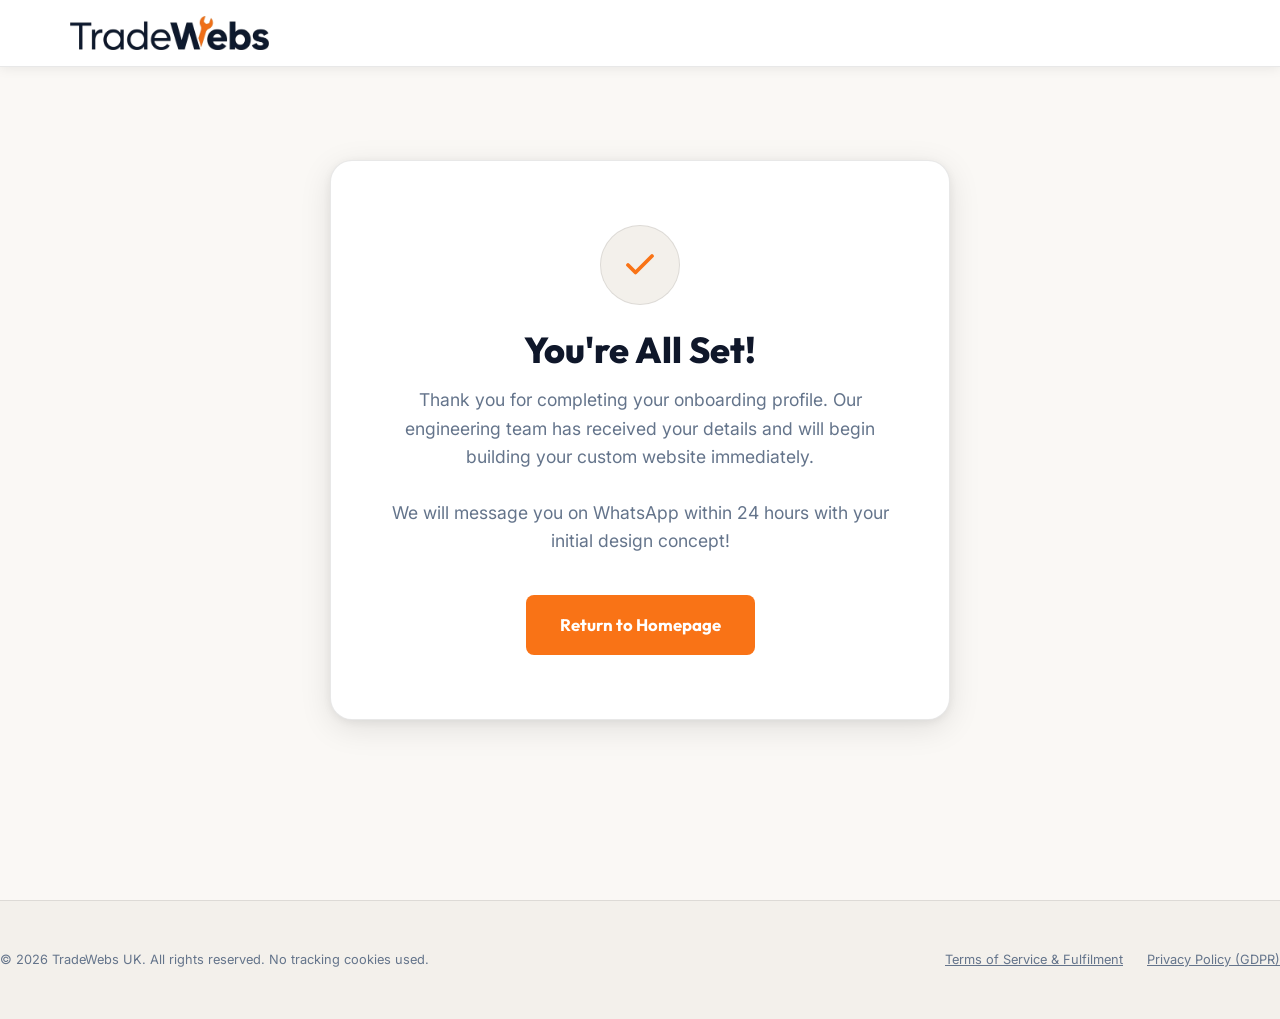
<file: onboarding-success.html>
<!DOCTYPE html>
<html lang="en-GB">
<head>
  <meta charset="UTF-8" />
  <meta name="viewport" content="width=device-width, initial-scale=1.0" />
  <title>Onboarding Submitted | TradeWebs UK</title>
  <meta name="robots" content="noindex, nofollow" />
  <link rel="icon" type="image/png" sizes="32x32" href="images/favicon-32.png" />
  <link rel="apple-touch-icon" href="images/apple-touch-icon.png" />
  <link rel="preconnect" href="https://fonts.googleapis.com" />
  <link rel="preconnect" href="https://fonts.gstatic.com" crossorigin />
  <link href="https://fonts.googleapis.com/css2?family=Outfit:wght@400;500;600;700;800;900&family=Inter:wght@400;500;600&display=swap" rel="stylesheet" />
  <link rel="stylesheet" href="css/style.css" />
  <style>
    .success-wrap {
      padding: 160px 0 100px;
      background-color: var(--clr-bg);
      min-height: 100vh;
      text-align: center;
    }
    .success-card {
      background: var(--clr-white);
      border: 1px solid var(--clr-border);
      border-radius: var(--radius-lg);
      padding: 4rem 3rem;
      box-shadow: var(--clr-shadow-lg);
      max-width: 620px;
      margin: 0 auto;
    }
    .success-icon {
      width: 80px;
      height: 80px;
      background: var(--clr-bg-2);
      border: 1px solid var(--clr-border);
      color: var(--clr-orange);
      border-radius: 50%;
      display: flex;
      align-items: center;
      justify-content: center;
      font-size: 2.5rem;
      margin: 0 auto 1.5rem;
    }
    .success-title {
      font-size: 2.25rem;
      color: var(--clr-text);
      margin-bottom: 1rem;
    }
    .success-desc {
      color: var(--clr-text-muted);
      font-size: 1.1rem;
      line-height: 1.6;
      margin-bottom: 2.5rem;
    }
  </style>
</head>
<body>

  <!-- NAV -->
  <nav class="nav scrolled" id="nav">
    <div class="nav__inner">
      <a href="index.html" class="nav__logo" aria-label="TradeWebs home">
        <img src="images/logo.png" alt="TradeWebs" class="nav__logo-img" />
      </a>
    </div>
  </nav>

  <main class="success-wrap">
    <div class="container">
      <div class="success-card">
        <div class="success-icon"><svg xmlns="http://www.w3.org/2000/svg" width="36" height="36" viewBox="0 0 24 24" fill="none" stroke="currentColor" stroke-width="2.5" stroke-linecap="round" stroke-linejoin="round"><polyline points="20 6 9 17 4 12"></polyline></svg></div>
        <h1 class="success-title">You're All Set!</h1>
        <p class="success-desc">Thank you for completing your onboarding profile. Our engineering team has received your details and will begin building your custom website immediately.<br><br>We will message you on WhatsApp within 24 hours with your initial design concept!</p>
        <a href="index.html" class="btn btn--primary btn--lg">Return to Homepage</a>
      </div>
    </div>
  </main>

  <footer class="footer" style="margin-top: 0; padding: 3rem 0;">
    <div class="container" style="display: flex; justify-content: space-between; align-items: center; width: 100%; flex-wrap: wrap; gap: 1rem; font-size: 0.8rem; color: var(--clr-text-muted);">
      <p style="margin: 0;">&copy; 2026 TradeWebs UK. All rights reserved. No tracking cookies used.</p>
      <div style="display: flex; gap: 1.5rem;">
        <a href="terms.html" style="color: var(--clr-text-muted); text-decoration: underline;">Terms of Service &amp; Fulfilment</a>
        <a href="privacy.html" style="color: var(--clr-text-muted); text-decoration: underline;">Privacy Policy (GDPR)</a>
      </div>
    </div>
  </footer>

</body>
</html>
</file>
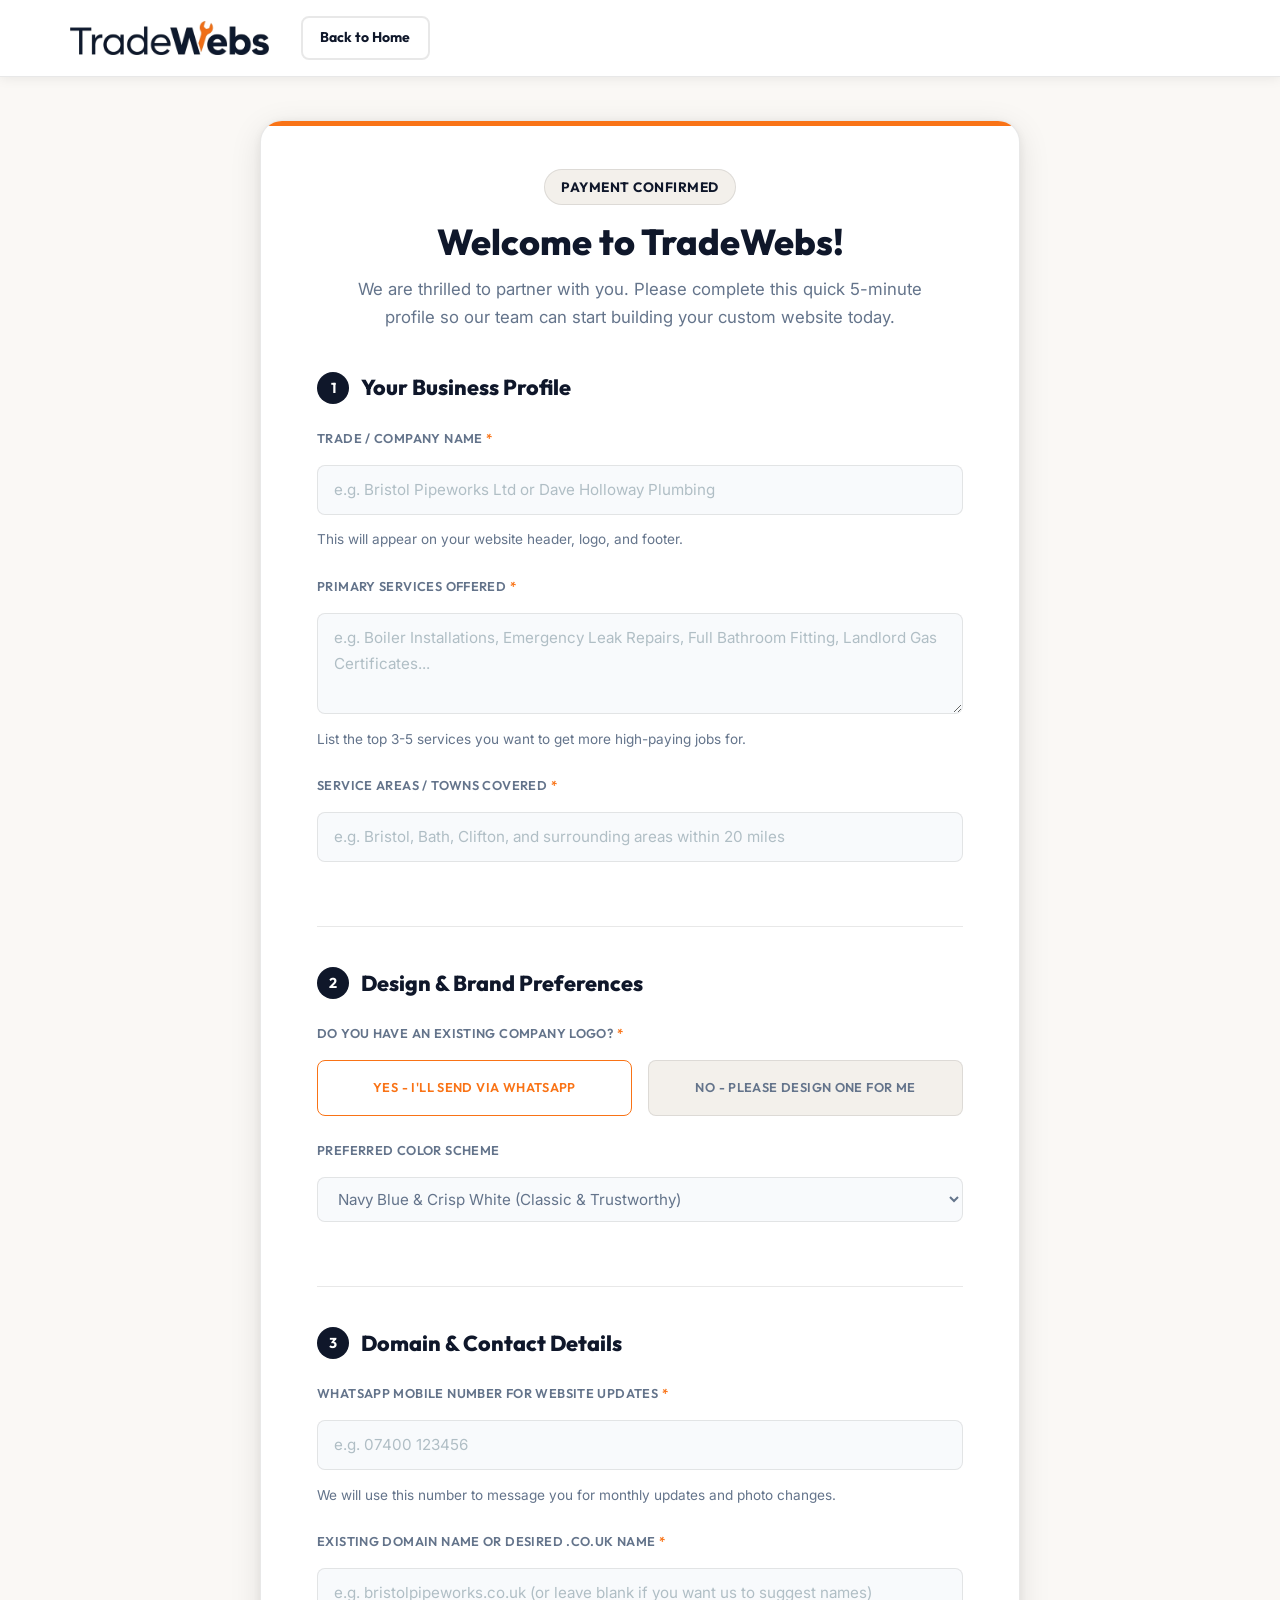
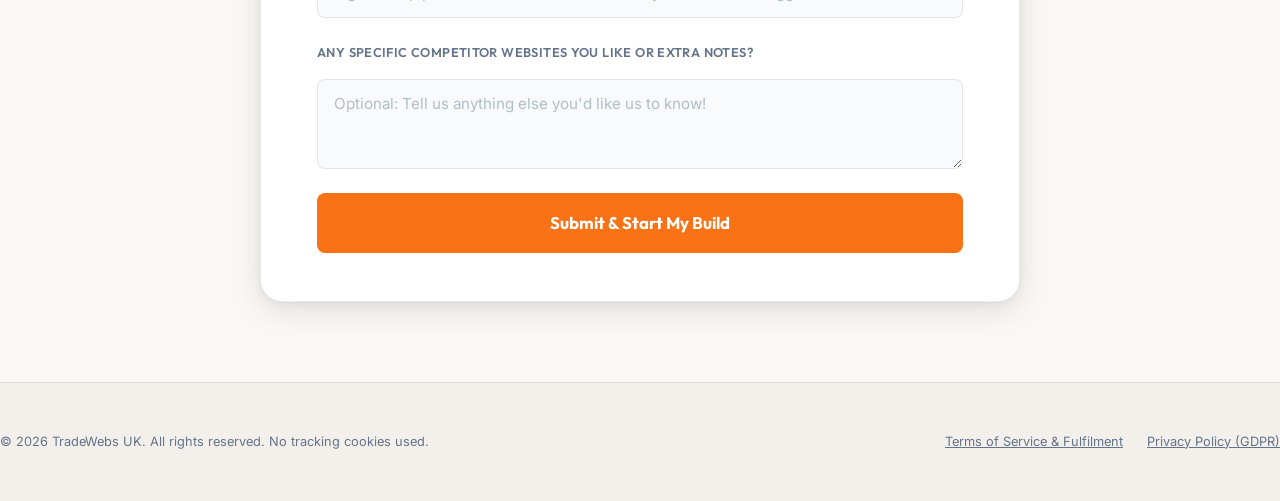
<file: onboarding.html>
<!DOCTYPE html>
<html lang="en-GB">
<head>
  <meta charset="UTF-8" />
  <meta name="viewport" content="width=device-width, initial-scale=1.0" />
  <title>Client Onboarding Portal | TradeWebs UK</title>
  <meta name="description" content="Welcome to TradeWebs! Complete your quick 5-minute onboarding profile so we can start building your custom trade website." />
  <meta name="robots" content="noindex, nofollow" />
  <link rel="preconnect" href="https://fonts.googleapis.com" />
  <link rel="preconnect" href="https://fonts.gstatic.com" crossorigin />
  <link href="https://fonts.googleapis.com/css2?family=Outfit:wght@400;500;600;700;800;900&family=Inter:wght@400;500;600&display=swap" rel="stylesheet" />
  <link rel="icon" type="image/png" sizes="32x32" href="images/favicon-32.png" />
  <link rel="apple-touch-icon" href="images/apple-touch-icon.png" />
  <link rel="stylesheet" href="css/style.css" />
  <style>
    .onboarding-wrap {
      padding: 120px 0 80px;
      background-color: var(--clr-bg);
      min-height: 100vh;
    }
    .onboarding-card {
      background: var(--clr-white);
      border: 1px solid var(--clr-border);
      border-radius: var(--radius-lg);
      padding: 3rem 3.5rem;
      box-shadow: var(--clr-shadow-lg);
      max-width: 760px;
      margin: 0 auto;
      position: relative;
      overflow: hidden;
    }
    .onboarding-card::before {
      content: '';
      position: absolute;
      top: 0;
      left: 0;
      right: 0;
      width: 100%;
      height: 5px;
      background: var(--clr-orange);
    }
    .onboarding-header {
      text-align: center;
      margin-bottom: 2.5rem;
    }
    .onboarding-badge {
      display: inline-block;
      padding: 0.35rem 1rem;
      background: var(--clr-bg-2);
      color: var(--clr-text);
      border: 1px solid var(--clr-border);
      border-radius: 50px;
      font-family: var(--font-head);
      font-weight: 700;
      font-size: 0.85rem;
      text-transform: uppercase;
      letter-spacing: 0.5px;
      margin-bottom: 1rem;
    }
    .onboarding-title {
      font-size: 2.25rem;
      color: var(--clr-text);
      margin-bottom: 0.75rem;
    }
    .onboarding-desc {
      color: var(--clr-text-muted);
      font-size: 1.05rem;
      max-width: 580px;
      margin: 0 auto;
    }
    .form-section {
      margin-bottom: 2.5rem;
      padding-bottom: 2.5rem;
      border-bottom: 1px solid var(--clr-border);
    }
    .form-section:last-of-type {
      border-bottom: none;
      margin-bottom: 1.5rem;
      padding-bottom: 0;
    }
    .section-head {
      display: flex;
      align-items: center;
      gap: 0.75rem;
      margin-bottom: 1.5rem;
    }
    .section-num {
      width: 32px;
      height: 32px;
      background: var(--clr-text);
      color: var(--clr-white);
      border-radius: 50%;
      display: flex;
      align-items: center;
      justify-content: center;
      font-family: var(--font-head);
      font-weight: 700;
      font-size: 0.9rem;
    }
    .section-title {
      font-size: 1.35rem;
      color: var(--clr-text);
    }
    .form-group {
      margin-bottom: 1.5rem;
    }
    .form-label {
      display: block;
      font-family: var(--font-head);
      font-weight: 600;
      color: var(--clr-text);
      font-size: 0.95rem;
      margin-bottom: 0.5rem;
    }
    .form-label span {
      color: var(--clr-orange);
    }
    .form-input, .form-select, .form-textarea {
      width: 100%;
      padding: 0.85rem 1.1rem;
      background: var(--clr-bg-2);
      border: 1px solid var(--clr-border);
      border-radius: var(--radius-sm);
      color: var(--clr-text);
      font-family: var(--font-body);
      font-size: 0.95rem;
      transition: all 0.2s var(--ease);
    }
    .form-input:focus, .form-select:focus, .form-textarea:focus {
      outline: none;
      background: var(--clr-white);
      border-color: var(--clr-orange);
    }
    .form-helper {
      display: block;
      color: var(--clr-text-muted);
      font-size: 0.85rem;
      margin-top: 0.4rem;
    }
    .radio-grid {
      display: grid;
      grid-template-columns: repeat(auto-fit, minmax(220px, 1fr));
      gap: 1rem;
    }
    .radio-card {
      position: relative;
    }
    .radio-card input[type="radio"] {
      position: absolute;
      opacity: 0;
    }
    .radio-label {
      display: flex;
      align-items: center;
      justify-content: center;
      padding: 1rem;
      background: var(--clr-bg-2);
      border: 1px solid var(--clr-border);
      border-radius: var(--radius-sm);
      color: var(--clr-text);
      font-family: var(--font-head);
      font-weight: 600;
      font-size: 0.9rem;
      cursor: pointer;
      transition: all 0.2s var(--ease);
      text-align: center;
    }
    .radio-card input[type="radio"]:checked + .radio-label {
      background: var(--clr-white);
      border-color: var(--clr-orange);
      color: var(--clr-orange);
    }
    @media (max-width: 640px) {
      .onboarding-card { padding: 2rem 1.5rem; }
      .onboarding-title { font-size: 1.75rem; }
    }
  </style>
</head>
<body>

  <!-- NAV -->
  <nav class="nav scrolled" id="nav">
    <div class="nav__inner">
      <a href="index.html" class="nav__logo" aria-label="TradeWebs home">
        <img src="images/logo.png" alt="TradeWebs" class="nav__logo-img" />
      </a>
      <a href="index.html" class="btn btn--ghost btn--sm">Back to Home</a>
    </div>
  </nav>

  <!-- ONBOARDING PORTAL -->
  <main class="onboarding-wrap">
    <div class="container">
      <div class="onboarding-card">
        <div class="onboarding-header">
          <span class="onboarding-badge">Payment Confirmed</span>
          <h1 class="onboarding-title">Welcome to TradeWebs!</h1>
          <p class="onboarding-desc">We are thrilled to partner with you. Please complete this quick 5-minute profile so our team can start building your custom website today.</p>
        </div>

        <form id="onboarding-form" novalidate>
          <input type="hidden" name="client_id" value="tradewebs-onboarding" />
          <p style="position:absolute; left:-9999px;" aria-hidden="true">
            <label>Don't fill this out if you're human: <input name="bot-field" tabindex="-1" autocomplete="off" /></label>
          </p>

          <!-- Section 1: Business Profile -->
          <div class="form-section">
            <div class="section-head">
              <span class="section-num">1</span>
              <h2 class="section-title">Your Business Profile</h2>
            </div>
            
            <div class="form-group">
              <label class="form-label" for="business-name">Trade / Company Name <span>*</span></label>
              <input type="text" id="business-name" name="business-name" class="form-input" placeholder="e.g. Bristol Pipeworks Ltd or Dave Holloway Plumbing" required />
              <span class="form-helper">This will appear on your website header, logo, and footer.</span>
            </div>

            <div class="form-group">
              <label class="form-label" for="primary-services">Primary Services Offered <span>*</span></label>
              <textarea id="primary-services" name="primary-services" class="form-textarea" rows="3" placeholder="e.g. Boiler Installations, Emergency Leak Repairs, Full Bathroom Fitting, Landlord Gas Certificates..." required></textarea>
              <span class="form-helper">List the top 3-5 services you want to get more high-paying jobs for.</span>
            </div>

            <div class="form-group">
              <label class="form-label" for="service-area">Service Areas / Towns Covered <span>*</span></label>
              <input type="text" id="service-area" name="service-area" class="form-input" placeholder="e.g. Bristol, Bath, Clifton, and surrounding areas within 20 miles" required />
            </div>
          </div>

          <!-- Section 2: Branding & Design -->
          <div class="form-section">
            <div class="section-head">
              <span class="section-num">2</span>
              <h2 class="section-title">Design & Brand Preferences</h2>
            </div>

            <div class="form-group">
              <label class="form-label">Do you have an existing company logo? <span>*</span></label>
              <div class="radio-grid">
                <div class="radio-card">
                  <input type="radio" id="logo-yes" name="logo-status" value="Yes - I will send via WhatsApp" checked required />
                  <label class="radio-label" for="logo-yes">Yes - I'll send via WhatsApp</label>
                </div>
                <div class="radio-card">
                  <input type="radio" id="logo-create" name="logo-status" value="No - Please design a logo for me" />
                  <label class="radio-label" for="logo-create">No - Please design one for me</label>
                </div>
              </div>
            </div>

            <div class="form-group">
              <label class="form-label" for="color-scheme">Preferred Color Scheme</label>
              <select id="color-scheme" name="color-scheme" class="form-select">
                <option value="Navy Blue & Crisp White (Classic & Trustworthy)">Navy Blue & Crisp White (Classic & Trustworthy)</option>
                <option value="Charcoal Grey & Electric Orange (Bold & Modern)">Charcoal Grey & Electric Orange (Bold & Modern)</option>
                <option value="Forest Green & Gold (Premium & Established)">Forest Green & Gold (Premium & Established)</option>
                <option value="Warm Light & Slate (Clean & Editorial)">Warm Light & Slate (Clean & Editorial)</option>
                <option value="No Preference - Let TradeWebs Design Team Decide">No Preference - Let TradeWebs Design Team Decide</option>
              </select>
            </div>
          </div>

          <!-- Section 3: Contact & Domain -->
          <div class="form-section">
            <div class="section-head">
              <span class="section-num">3</span>
              <h2 class="section-title">Domain & Contact Details</h2>
            </div>

            <div class="form-group">
              <label class="form-label" for="whatsapp-number">WhatsApp Mobile Number for Website Updates <span>*</span></label>
              <input type="tel" id="whatsapp-number" name="whatsapp-number" class="form-input" placeholder="e.g. 07400 123456" required />
              <span class="form-helper">We will use this number to message you for monthly updates and photo changes.</span>
            </div>

            <div class="form-group">
              <label class="form-label" for="domain-name">Existing Domain Name or Desired .co.uk Name <span>*</span></label>
              <input type="text" id="domain-name" name="domain-name" class="form-input" placeholder="e.g. bristolpipeworks.co.uk (or leave blank if you want us to suggest names)" required />
            </div>

            <div class="form-group">
              <label class="form-label" for="extra-notes">Any specific competitor websites you like or extra notes?</label>
              <textarea id="extra-notes" name="extra-notes" class="form-textarea" rows="2" placeholder="Optional: Tell us anything else you'd like us to know!"></textarea>
            </div>
          </div>

          <button type="submit" class="btn btn--primary btn--lg btn--full" id="onboarding-submit">Submit & Start My Build</button>
          <p class="contact-form__status" id="onboarding-form-status" role="status" aria-live="polite"></p>
        </form>
      </div>
    </div>
  </main>

  <footer class="footer" style="margin-top: 0; padding: 3rem 0;">
    <div class="container" style="display: flex; justify-content: space-between; align-items: center; width: 100%; flex-wrap: wrap; gap: 1rem; font-size: 0.8rem; color: var(--clr-text-muted);">
      <p style="margin: 0;">&copy; 2026 TradeWebs UK. All rights reserved. No tracking cookies used.</p>
      <div style="display: flex; gap: 1.5rem;">
        <a href="terms.html" style="color: var(--clr-text-muted); text-decoration: underline;">Terms of Service &amp; Fulfilment</a>
        <a href="privacy.html" style="color: var(--clr-text-muted); text-decoration: underline;">Privacy Policy (GDPR)</a>
      </div>
    </div>
  </footer>

  <script>
    const form = document.getElementById('onboarding-form');
    const submitBtn = document.getElementById('onboarding-submit');
    const statusEl = document.getElementById('onboarding-form-status');

    form.addEventListener('submit', async e => {
      e.preventDefault();
      submitBtn.textContent = 'Submitting…';
      submitBtn.disabled = true;
      statusEl.textContent = '';

      try {
        const res = await fetch('https://tradewebs-forms.tradewebs.workers.dev/', {
          method: 'POST',
          headers: { 'Content-Type': 'application/json' },
          body: JSON.stringify(Object.fromEntries(new FormData(form))),
        });
        if (!res.ok) throw new Error('Request failed');
        window.location.href = '/onboarding-success.html';
      } catch (err) {
        submitBtn.textContent = 'Submit & Start My Build';
        submitBtn.disabled = false;
        statusEl.textContent = 'Something went wrong submitting your details - please WhatsApp us your info instead so we can get started.';
        statusEl.classList.add('contact-form__status--error');
      }
    });
  </script>
</body>
</html>
</file>
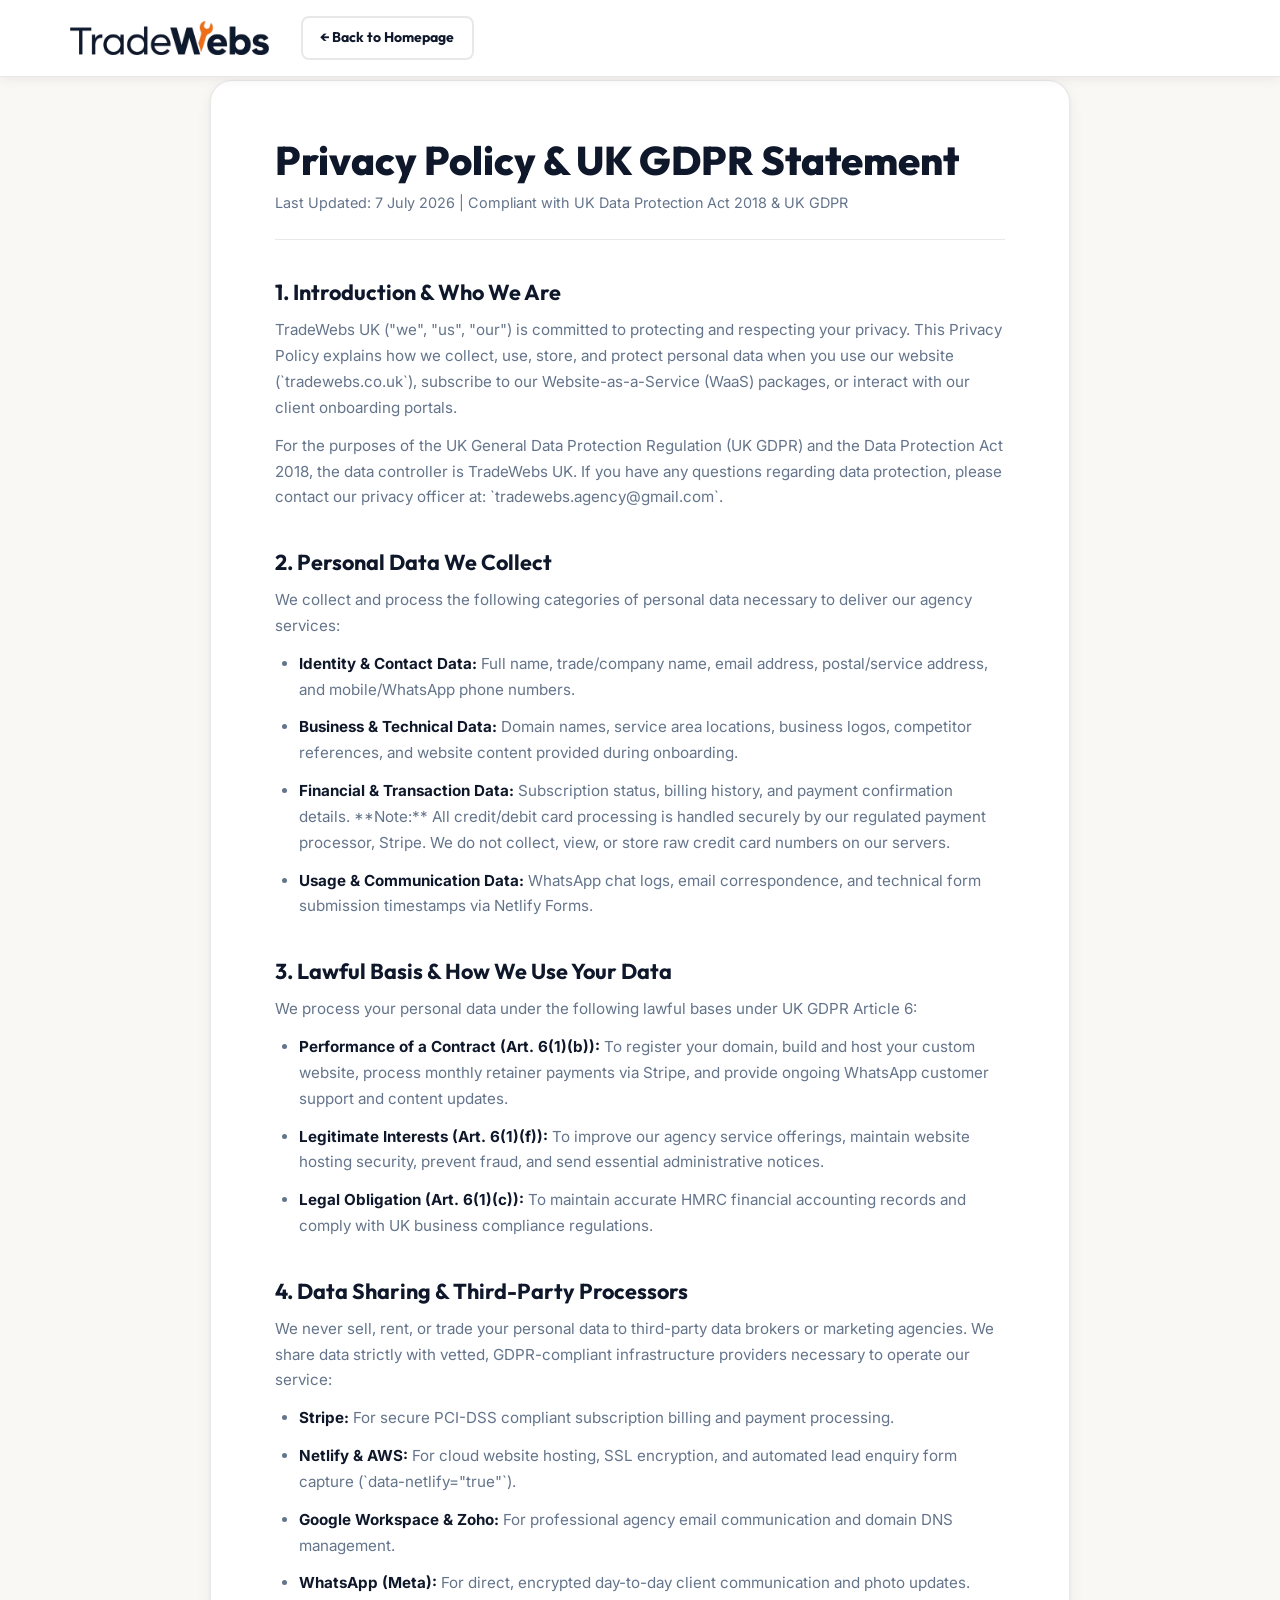
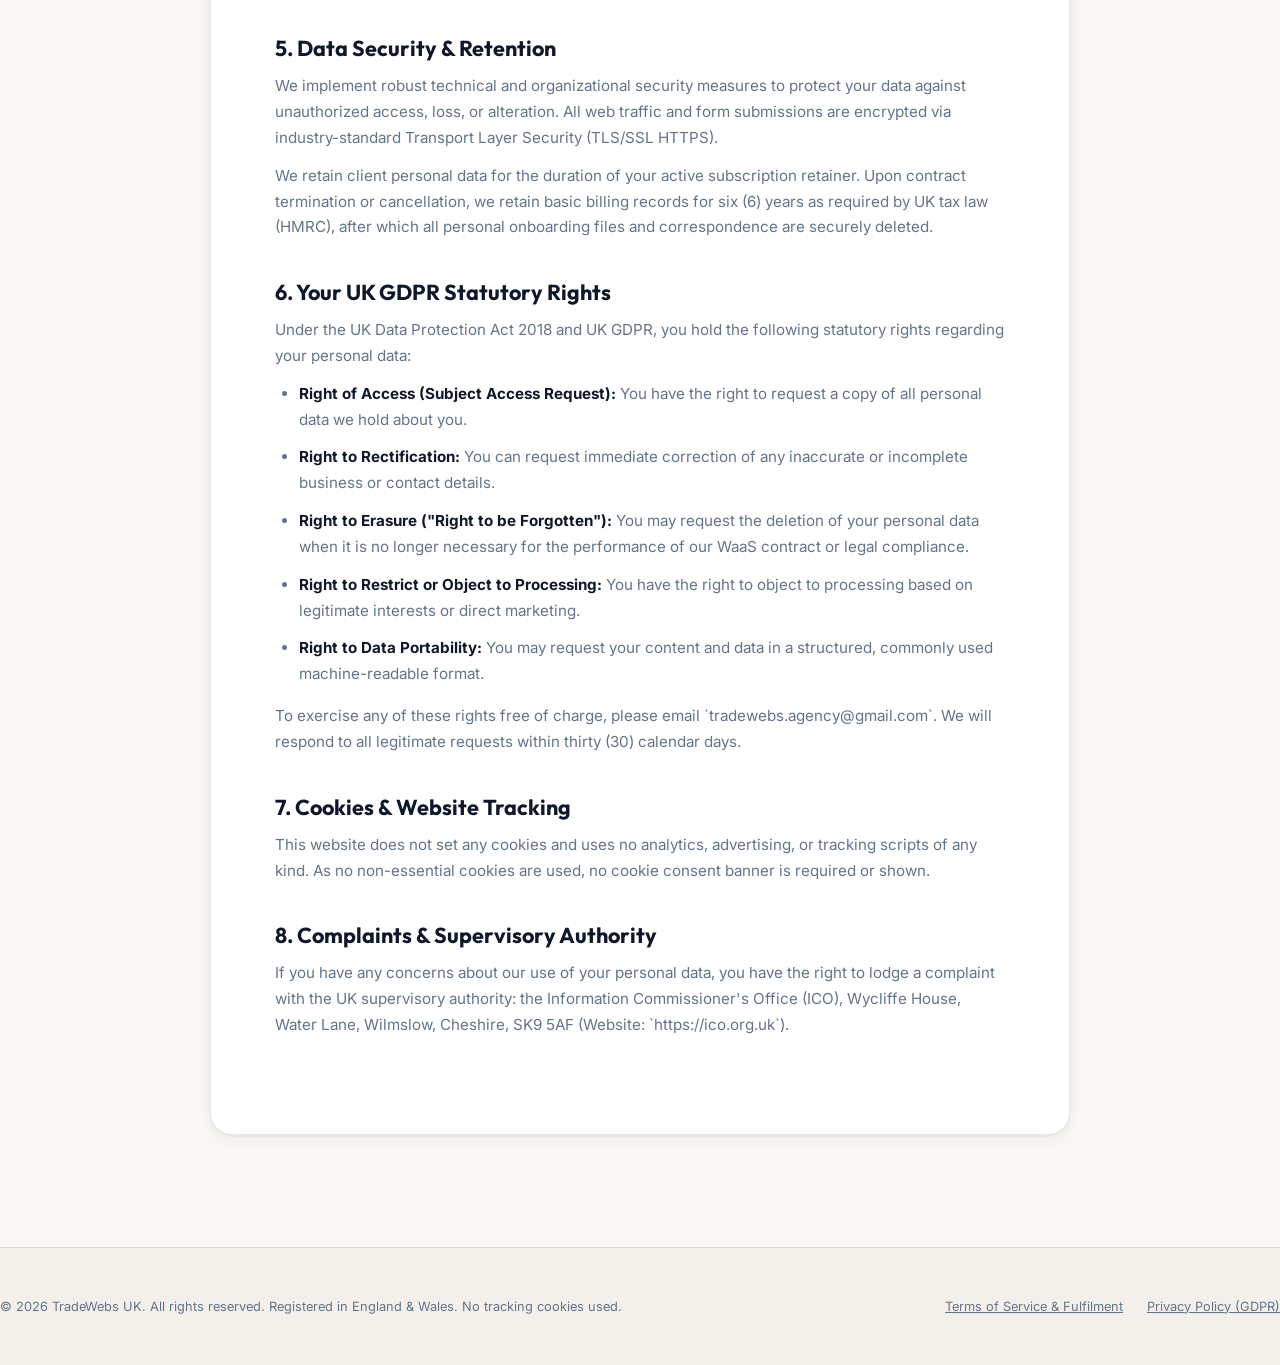
<file: privacy.html>
<!DOCTYPE html>
<html lang="en-GB">
<head>
  <meta charset="UTF-8" />
  <meta name="viewport" content="width=device-width, initial-scale=1.0" />
  <title>Privacy Policy & UK GDPR Compliance | TradeWebs UK</title>
  <meta name="description" content="Privacy policy and UK GDPR data protection compliance statement for TradeWebs UK Website-as-a-Service agency." />
  <link rel="preconnect" href="https://fonts.googleapis.com" />
  <link rel="preconnect" href="https://fonts.gstatic.com" crossorigin />
  <link href="https://fonts.googleapis.com/css2?family=Inter:wght@400;500;600;700&family=Outfit:wght@600;700;800&display=swap" rel="stylesheet" />
  <link rel="icon" type="image/png" sizes="32x32" href="images/favicon-32.png" />
  <link rel="apple-touch-icon" href="images/apple-touch-icon.png" />
  <link rel="stylesheet" href="css/style.css" />
  <style>
    .legal-wrap { padding: 5rem 0 7rem; background: var(--clr-bg); min-height: 80vh; }
    .legal-card { background: var(--clr-white); border: 1px solid var(--clr-border); border-radius: var(--radius-lg); padding: 3.5rem 4rem; max-width: 860px; margin: 0 auto; box-shadow: var(--clr-shadow); }
    .legal-h1 { font-size: 2.5rem; color: var(--clr-text); margin-bottom: 0.5rem; font-family: var(--font-head); font-weight: 800; }
    .legal-meta { color: var(--clr-text-muted); font-size: 0.9rem; margin-bottom: 2.5rem; padding-bottom: 1.5rem; border-bottom: 1px solid var(--clr-border); }
    .legal-section { margin-bottom: 2.5rem; }
    .legal-section h2 { font-size: 1.35rem; color: var(--clr-text); margin-bottom: 0.75rem; font-family: var(--font-head); font-weight: 700; }
    .legal-section p, .legal-section li { color: var(--clr-text-muted); font-size: 0.95rem; line-height: 1.7; margin-bottom: 0.75rem; }
    .legal-section ul { padding-left: 1.5rem; margin-bottom: 1rem; }
    .legal-section strong { color: var(--clr-text); }
    @media (max-width: 640px) {
      .legal-card { padding: 2rem 1.5rem; }
      .legal-h1 { font-size: 1.85rem; }
    }
  </style>
</head>
<body>

  <!-- NAV -->
  <nav class="nav scrolled" id="nav">
    <div class="nav__inner">
      <a href="index.html" class="nav__logo" aria-label="TradeWebs home">
        <img src="images/logo.png" alt="TradeWebs" class="nav__logo-img" />
      </a>
      <a href="index.html" class="btn btn--ghost btn--sm">&larr; Back to Homepage</a>
    </div>
  </nav>

  <!-- LEGAL CONTENT -->
  <main class="legal-wrap">
    <div class="container">
      <div class="legal-card">
        <h1 class="legal-h1">Privacy Policy &amp; UK GDPR Statement</h1>
        <div class="legal-meta">Last Updated: 7 July 2026 | Compliant with UK Data Protection Act 2018 &amp; UK GDPR</div>

        <div class="legal-section">
          <h2>1. Introduction &amp; Who We Are</h2>
          <p>TradeWebs UK ("we", "us", "our") is committed to protecting and respecting your privacy. This Privacy Policy explains how we collect, use, store, and protect personal data when you use our website (`tradewebs.co.uk`), subscribe to our Website-as-a-Service (WaaS) packages, or interact with our client onboarding portals.</p>
          <p>For the purposes of the UK General Data Protection Regulation (UK GDPR) and the Data Protection Act 2018, the data controller is TradeWebs UK. If you have any questions regarding data protection, please contact our privacy officer at: `tradewebs.agency@gmail.com`.</p>
        </div>

        <div class="legal-section">
          <h2>2. Personal Data We Collect</h2>
          <p>We collect and process the following categories of personal data necessary to deliver our agency services:</p>
          <ul>
            <li><strong>Identity &amp; Contact Data:</strong> Full name, trade/company name, email address, postal/service address, and mobile/WhatsApp phone numbers.</li>
            <li><strong>Business &amp; Technical Data:</strong> Domain names, service area locations, business logos, competitor references, and website content provided during onboarding.</li>
            <li><strong>Financial &amp; Transaction Data:</strong> Subscription status, billing history, and payment confirmation details. **Note:** All credit/debit card processing is handled securely by our regulated payment processor, Stripe. We do not collect, view, or store raw credit card numbers on our servers.</li>
            <li><strong>Usage &amp; Communication Data:</strong> WhatsApp chat logs, email correspondence, and technical form submission timestamps via Netlify Forms.</li>
          </ul>
        </div>

        <div class="legal-section">
          <h2>3. Lawful Basis &amp; How We Use Your Data</h2>
          <p>We process your personal data under the following lawful bases under UK GDPR Article 6:</p>
          <ul>
            <li><strong>Performance of a Contract (Art. 6(1)(b)):</strong> To register your domain, build and host your custom website, process monthly retainer payments via Stripe, and provide ongoing WhatsApp customer support and content updates.</li>
            <li><strong>Legitimate Interests (Art. 6(1)(f)):</strong> To improve our agency service offerings, maintain website hosting security, prevent fraud, and send essential administrative notices.</li>
            <li><strong>Legal Obligation (Art. 6(1)(c)):</strong> To maintain accurate HMRC financial accounting records and comply with UK business compliance regulations.</li>
          </ul>
        </div>

        <div class="legal-section">
          <h2>4. Data Sharing &amp; Third-Party Processors</h2>
          <p>We never sell, rent, or trade your personal data to third-party data brokers or marketing agencies. We share data strictly with vetted, GDPR-compliant infrastructure providers necessary to operate our service:</p>
          <ul>
            <li><strong>Stripe:</strong> For secure PCI-DSS compliant subscription billing and payment processing.</li>
            <li><strong>Netlify &amp; AWS:</strong> For cloud website hosting, SSL encryption, and automated lead enquiry form capture (`data-netlify="true"`).</li>
            <li><strong>Google Workspace &amp; Zoho:</strong> For professional agency email communication and domain DNS management.</li>
            <li><strong>WhatsApp (Meta):</strong> For direct, encrypted day-to-day client communication and photo updates.</li>
          </ul>
        </div>

        <div class="legal-section">
          <h2>5. Data Security &amp; Retention</h2>
          <p>We implement robust technical and organizational security measures to protect your data against unauthorized access, loss, or alteration. All web traffic and form submissions are encrypted via industry-standard Transport Layer Security (TLS/SSL HTTPS).</p>
          <p>We retain client personal data for the duration of your active subscription retainer. Upon contract termination or cancellation, we retain basic billing records for six (6) years as required by UK tax law (HMRC), after which all personal onboarding files and correspondence are securely deleted.</p>
        </div>

        <div class="legal-section">
          <h2>6. Your UK GDPR Statutory Rights</h2>
          <p>Under the UK Data Protection Act 2018 and UK GDPR, you hold the following statutory rights regarding your personal data:</p>
          <ul>
            <li><strong>Right of Access (Subject Access Request):</strong> You have the right to request a copy of all personal data we hold about you.</li>
            <li><strong>Right to Rectification:</strong> You can request immediate correction of any inaccurate or incomplete business or contact details.</li>
            <li><strong>Right to Erasure ("Right to be Forgotten"):</strong> You may request the deletion of your personal data when it is no longer necessary for the performance of our WaaS contract or legal compliance.</li>
            <li><strong>Right to Restrict or Object to Processing:</strong> You have the right to object to processing based on legitimate interests or direct marketing.</li>
            <li><strong>Right to Data Portability:</strong> You may request your content and data in a structured, commonly used machine-readable format.</li>
          </ul>
          <p>To exercise any of these rights free of charge, please email `tradewebs.agency@gmail.com`. We will respond to all legitimate requests within thirty (30) calendar days.</p>
        </div>

        <div class="legal-section">
          <h2>7. Cookies &amp; Website Tracking</h2>
          <p>This website does not set any cookies and uses no analytics, advertising, or tracking scripts of any kind. As no non-essential cookies are used, no cookie consent banner is required or shown.</p>
        </div>

        <div class="legal-section">
          <h2>8. Complaints &amp; Supervisory Authority</h2>
          <p>If you have any concerns about our use of your personal data, you have the right to lodge a complaint with the UK supervisory authority: the Information Commissioner's Office (ICO), Wycliffe House, Water Lane, Wilmslow, Cheshire, SK9 5AF (Website: `https://ico.org.uk`).</p>
        </div>
      </div>
    </div>
  </main>

  <!-- FOOTER -->
  <footer class="footer" style="margin-top: 0; padding: 3rem 0;">
    <div class="container" style="display: flex; justify-content: space-between; align-items: center; width: 100%; flex-wrap: wrap; gap: 1rem; font-size: 0.8rem; color: var(--clr-text-muted);">
      <p style="margin: 0;">© 2026 TradeWebs UK. All rights reserved. Registered in England &amp; Wales. No tracking cookies used.</p>
      <div style="display: flex; gap: 1.5rem;">
        <a href="terms.html" style="color: var(--clr-text-muted); text-decoration: underline;">Terms of Service &amp; Fulfilment</a>
        <a href="privacy.html" style="color: var(--clr-text-muted); text-decoration: underline;">Privacy Policy (GDPR)</a>
      </div>
    </div>
  </footer>

</body>
</html>
</file>
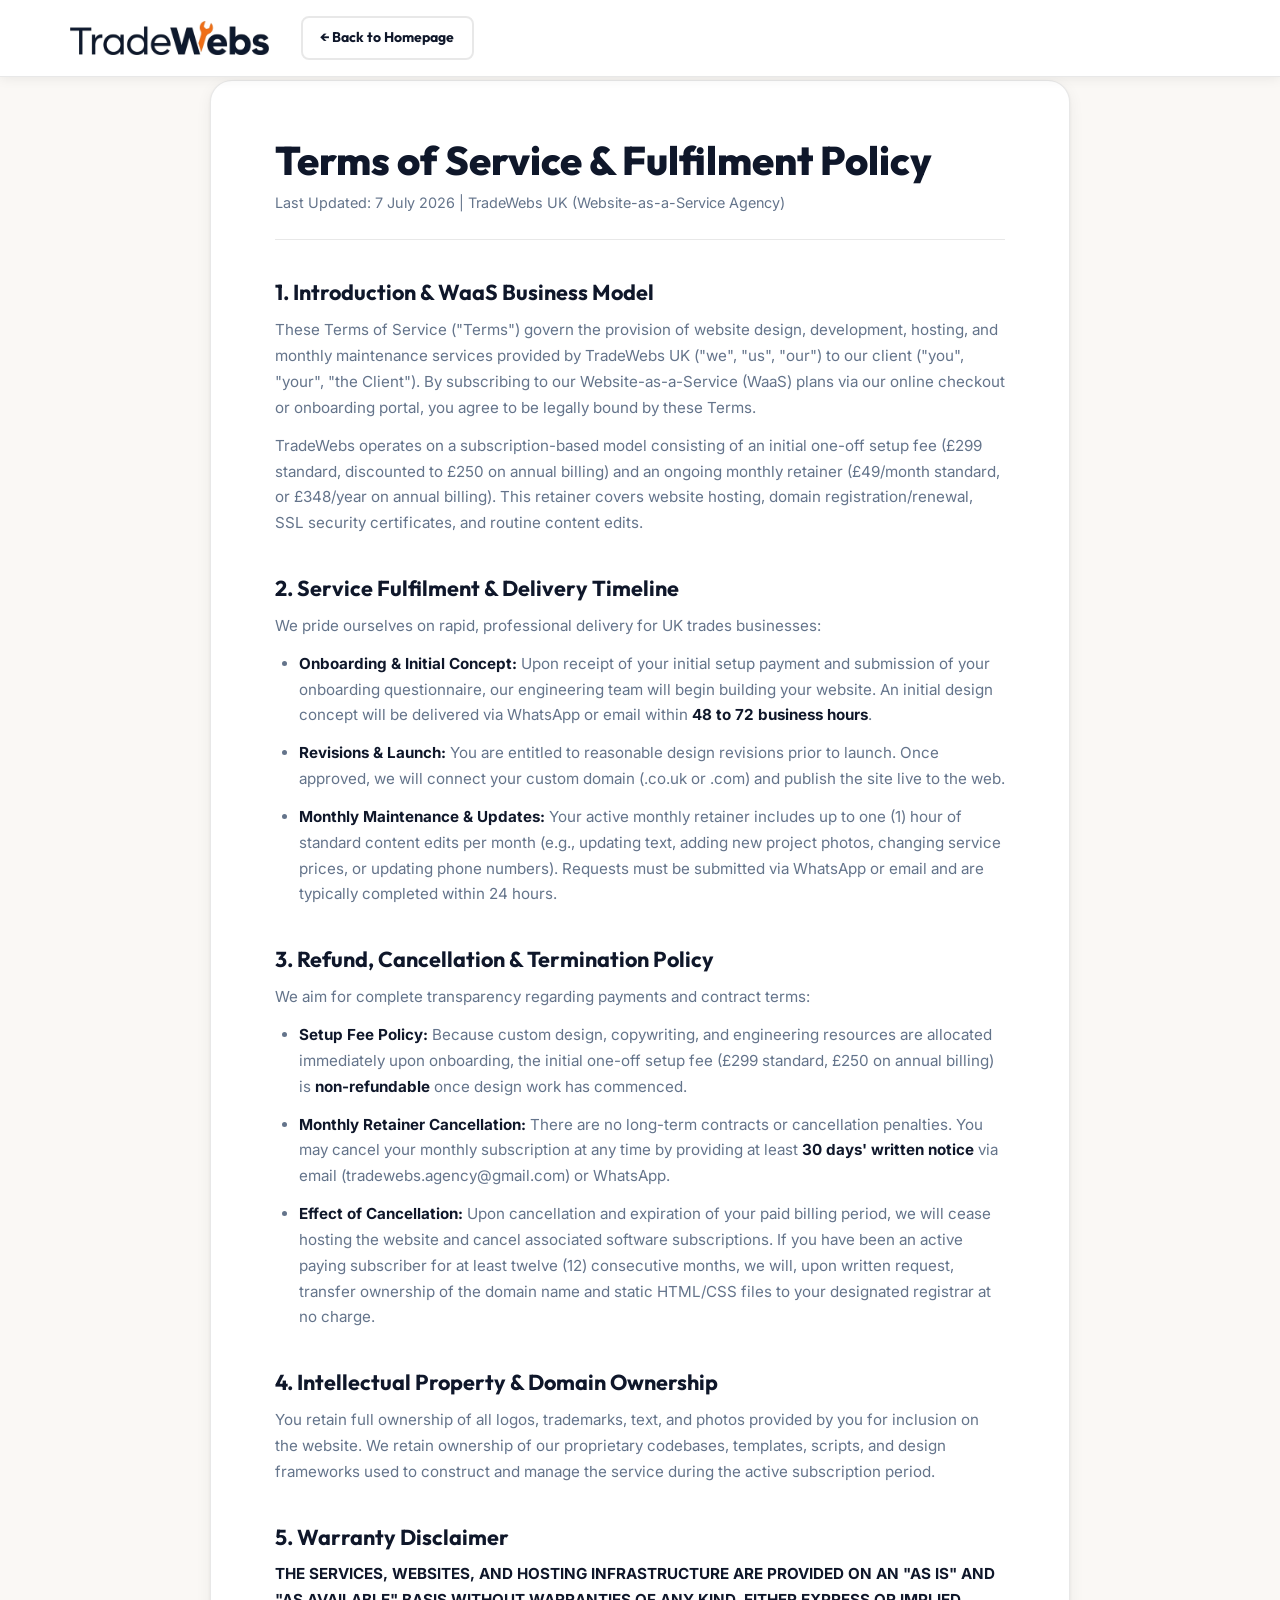
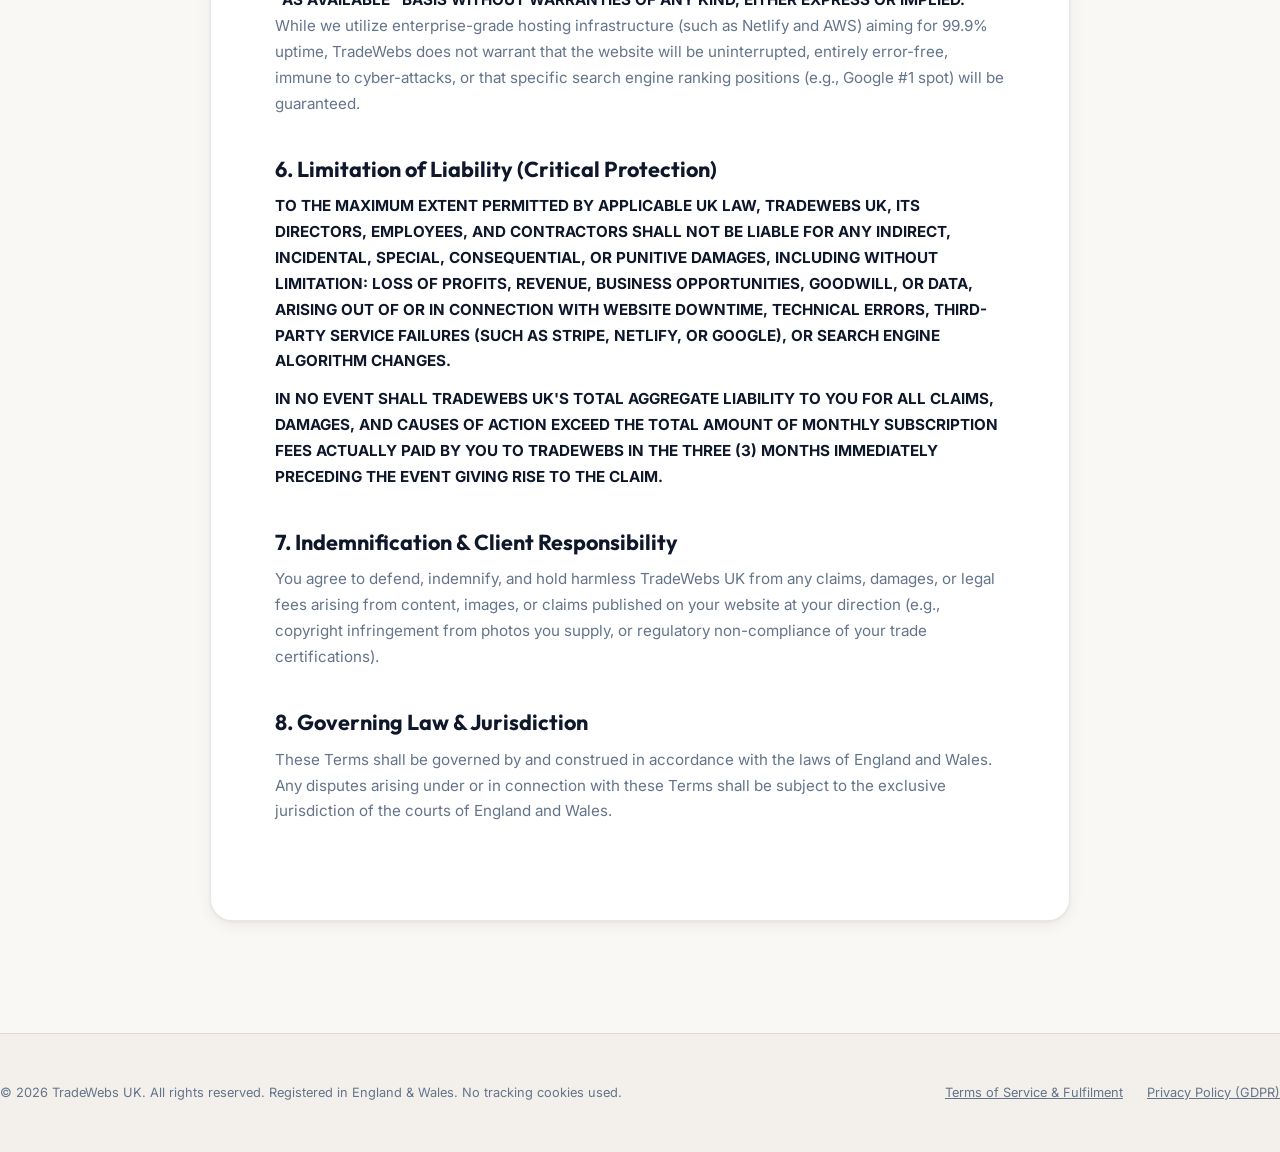
<file: terms.html>
<!DOCTYPE html>
<html lang="en-GB">
<head>
  <meta charset="UTF-8" />
  <meta name="viewport" content="width=device-width, initial-scale=1.0" />
  <title>Terms of Service, Fulfilment & Warranty Disclaimer | TradeWebs UK</title>
  <meta name="description" content="Terms of Service, subscription fulfilment policy, refund terms, warranty disclaimer, and limitation of liability for TradeWebs UK Website-as-a-Service." />
  <link rel="preconnect" href="https://fonts.googleapis.com" />
  <link rel="preconnect" href="https://fonts.gstatic.com" crossorigin />
  <link href="https://fonts.googleapis.com/css2?family=Inter:wght@400;500;600;700&family=Outfit:wght@600;700;800&display=swap" rel="stylesheet" />
  <link rel="icon" type="image/png" sizes="32x32" href="images/favicon-32.png" />
  <link rel="apple-touch-icon" href="images/apple-touch-icon.png" />
  <link rel="stylesheet" href="css/style.css" />
  <style>
    .legal-wrap { padding: 5rem 0 7rem; background: var(--clr-bg); min-height: 80vh; }
    .legal-card { background: var(--clr-white); border: 1px solid var(--clr-border); border-radius: var(--radius-lg); padding: 3.5rem 4rem; max-width: 860px; margin: 0 auto; box-shadow: var(--clr-shadow); }
    .legal-h1 { font-size: 2.5rem; color: var(--clr-text); margin-bottom: 0.5rem; font-family: var(--font-head); font-weight: 800; }
    .legal-meta { color: var(--clr-text-muted); font-size: 0.9rem; margin-bottom: 2.5rem; padding-bottom: 1.5rem; border-bottom: 1px solid var(--clr-border); }
    .legal-section { margin-bottom: 2.5rem; }
    .legal-section h2 { font-size: 1.35rem; color: var(--clr-text); margin-bottom: 0.75rem; font-family: var(--font-head); font-weight: 700; }
    .legal-section p, .legal-section li { color: var(--clr-text-muted); font-size: 0.95rem; line-height: 1.7; margin-bottom: 0.75rem; }
    .legal-section ul { padding-left: 1.5rem; margin-bottom: 1rem; }
    .legal-section strong { color: var(--clr-text); }
    @media (max-width: 640px) {
      .legal-card { padding: 2rem 1.5rem; }
      .legal-h1 { font-size: 1.85rem; }
    }
  </style>
</head>
<body>

  <!-- NAV -->
  <nav class="nav scrolled" id="nav">
    <div class="nav__inner">
      <a href="index.html" class="nav__logo" aria-label="TradeWebs home">
        <img src="images/logo.png" alt="TradeWebs" class="nav__logo-img" />
      </a>
      <a href="index.html" class="btn btn--ghost btn--sm">&larr; Back to Homepage</a>
    </div>
  </nav>

  <!-- LEGAL CONTENT -->
  <main class="legal-wrap">
    <div class="container">
      <div class="legal-card">
        <h1 class="legal-h1">Terms of Service &amp; Fulfilment Policy</h1>
        <div class="legal-meta">Last Updated: 7 July 2026 | TradeWebs UK (Website-as-a-Service Agency)</div>

        <div class="legal-section">
          <h2>1. Introduction &amp; WaaS Business Model</h2>
          <p>These Terms of Service ("Terms") govern the provision of website design, development, hosting, and monthly maintenance services provided by TradeWebs UK ("we", "us", "our") to our client ("you", "your", "the Client"). By subscribing to our Website-as-a-Service (WaaS) plans via our online checkout or onboarding portal, you agree to be legally bound by these Terms.</p>
          <p>TradeWebs operates on a subscription-based model consisting of an initial one-off setup fee (£299 standard, discounted to £250 on annual billing) and an ongoing monthly retainer (£49/month standard, or £348/year on annual billing). This retainer covers website hosting, domain registration/renewal, SSL security certificates, and routine content edits.</p>
        </div>

        <div class="legal-section">
          <h2>2. Service Fulfilment &amp; Delivery Timeline</h2>
          <p>We pride ourselves on rapid, professional delivery for UK trades businesses:</p>
          <ul>
            <li><strong>Onboarding &amp; Initial Concept:</strong> Upon receipt of your initial setup payment and submission of your onboarding questionnaire, our engineering team will begin building your website. An initial design concept will be delivered via WhatsApp or email within <strong>48 to 72 business hours</strong>.</li>
            <li><strong>Revisions &amp; Launch:</strong> You are entitled to reasonable design revisions prior to launch. Once approved, we will connect your custom domain (.co.uk or .com) and publish the site live to the web.</li>
            <li><strong>Monthly Maintenance &amp; Updates:</strong> Your active monthly retainer includes up to one (1) hour of standard content edits per month (e.g., updating text, adding new project photos, changing service prices, or updating phone numbers). Requests must be submitted via WhatsApp or email and are typically completed within 24 hours.</li>
          </ul>
        </div>

        <div class="legal-section">
          <h2>3. Refund, Cancellation &amp; Termination Policy</h2>
          <p>We aim for complete transparency regarding payments and contract terms:</p>
          <ul>
            <li><strong>Setup Fee Policy:</strong> Because custom design, copywriting, and engineering resources are allocated immediately upon onboarding, the initial one-off setup fee (£299 standard, £250 on annual billing) is <strong>non-refundable</strong> once design work has commenced.</li>
            <li><strong>Monthly Retainer Cancellation:</strong> There are no long-term contracts or cancellation penalties. You may cancel your monthly subscription at any time by providing at least <strong>30 days' written notice</strong> via email (tradewebs.agency@gmail.com) or WhatsApp.</li>
            <li><strong>Effect of Cancellation:</strong> Upon cancellation and expiration of your paid billing period, we will cease hosting the website and cancel associated software subscriptions. If you have been an active paying subscriber for at least twelve (12) consecutive months, we will, upon written request, transfer ownership of the domain name and static HTML/CSS files to your designated registrar at no charge.</li>
          </ul>
        </div>

        <div class="legal-section">
          <h2>4. Intellectual Property &amp; Domain Ownership</h2>
          <p>You retain full ownership of all logos, trademarks, text, and photos provided by you for inclusion on the website. We retain ownership of our proprietary codebases, templates, scripts, and design frameworks used to construct and manage the service during the active subscription period.</p>
        </div>

        <div class="legal-section">
          <h2>5. Warranty Disclaimer</h2>
          <p><strong>THE SERVICES, WEBSITES, AND HOSTING INFRASTRUCTURE ARE PROVIDED ON AN "AS IS" AND "AS AVAILABLE" BASIS WITHOUT WARRANTIES OF ANY KIND, EITHER EXPRESS OR IMPLIED.</strong> While we utilize enterprise-grade hosting infrastructure (such as Netlify and AWS) aiming for 99.9% uptime, TradeWebs does not warrant that the website will be uninterrupted, entirely error-free, immune to cyber-attacks, or that specific search engine ranking positions (e.g., Google #1 spot) will be guaranteed.</p>
        </div>

        <div class="legal-section">
          <h2>6. Limitation of Liability (Critical Protection)</h2>
          <p><strong>TO THE MAXIMUM EXTENT PERMITTED BY APPLICABLE UK LAW, TRADEWEBS UK, ITS DIRECTORS, EMPLOYEES, AND CONTRACTORS SHALL NOT BE LIABLE FOR ANY INDIRECT, INCIDENTAL, SPECIAL, CONSEQUENTIAL, OR PUNITIVE DAMAGES, INCLUDING WITHOUT LIMITATION: LOSS OF PROFITS, REVENUE, BUSINESS OPPORTUNITIES, GOODWILL, OR DATA, ARISING OUT OF OR IN CONNECTION WITH WEBSITE DOWNTIME, TECHNICAL ERRORS, THIRD-PARTY SERVICE FAILURES (SUCH AS STRIPE, NETLIFY, OR GOOGLE), OR SEARCH ENGINE ALGORITHM CHANGES.</strong></p>
          <p><strong>IN NO EVENT SHALL TRADEWEBS UK'S TOTAL AGGREGATE LIABILITY TO YOU FOR ALL CLAIMS, DAMAGES, AND CAUSES OF ACTION EXCEED THE TOTAL AMOUNT OF MONTHLY SUBSCRIPTION FEES ACTUALLY PAID BY YOU TO TRADEWEBS IN THE THREE (3) MONTHS IMMEDIATELY PRECEDING THE EVENT GIVING RISE TO THE CLAIM.</strong></p>
        </div>

        <div class="legal-section">
          <h2>7. Indemnification &amp; Client Responsibility</h2>
          <p>You agree to defend, indemnify, and hold harmless TradeWebs UK from any claims, damages, or legal fees arising from content, images, or claims published on your website at your direction (e.g., copyright infringement from photos you supply, or regulatory non-compliance of your trade certifications).</p>
        </div>

        <div class="legal-section">
          <h2>8. Governing Law &amp; Jurisdiction</h2>
          <p>These Terms shall be governed by and construed in accordance with the laws of England and Wales. Any disputes arising under or in connection with these Terms shall be subject to the exclusive jurisdiction of the courts of England and Wales.</p>
        </div>
      </div>
    </div>
  </main>

  <!-- FOOTER -->
  <footer class="footer" style="margin-top: 0; padding: 3rem 0;">
    <div class="container" style="display: flex; justify-content: space-between; align-items: center; width: 100%; flex-wrap: wrap; gap: 1rem; font-size: 0.8rem; color: var(--clr-text-muted);">
      <p style="margin: 0;">© 2026 TradeWebs UK. All rights reserved. Registered in England &amp; Wales. No tracking cookies used.</p>
      <div style="display: flex; gap: 1.5rem;">
        <a href="terms.html" style="color: var(--clr-text-muted); text-decoration: underline;">Terms of Service &amp; Fulfilment</a>
        <a href="privacy.html" style="color: var(--clr-text-muted); text-decoration: underline;">Privacy Policy (GDPR)</a>
      </div>
    </div>
  </footer>

</body>
</html>
</file>
<file: css/style.css>
/* ============================================================
   TRADEWEBS - style.css
   Design: Light theme + vibrant orange. Clean professional feel.
   ============================================================ */

/* ── Reset & Base ──────────────────────────────────────────── */
*, *::before, *::after { box-sizing: border-box; margin: 0; padding: 0; }

:root {
  /* Colors */
  --clr-bg:         #faf8f5;
  --clr-bg-2:       #f3f0eb;
  --clr-bg-card:    #faf8f5;
  --clr-surface:    #faf8f5;
  --clr-border:     rgba(0,0,0,0.09);
  --clr-shadow:     0 1px 3px rgba(0,0,0,0.06), 0 4px 16px rgba(0,0,0,0.06);
  --clr-shadow-lg:  0 8px 32px rgba(0,0,0,0.1), 0 2px 8px rgba(0,0,0,0.06);
  --clr-orange:     #f97316;
  --clr-orange-dim: #ea6c0a;
  --clr-orange-glow:rgba(249,115,22,0.18);
  --clr-text:       #0f172a;
  --clr-text-muted: #64748b;
  --clr-text-faint: #94a3b8;
  --clr-white:      #ffffff;

  /* Typography */
  --font-head: 'Outfit', system-ui, sans-serif;
  --font-body: 'Inter', system-ui, sans-serif;

  /* Spacing */
  --section-gap: 7rem;
  --container:   1180px;
  --radius-sm:   8px;
  --radius-md:   14px;
  --radius-lg:   22px;
  --radius-xl:   32px;

  /* Transitions */
  --ease: cubic-bezier(0.4, 0, 0.2, 1);
  --ease-spring: cubic-bezier(0.34, 1.56, 0.64, 1);

  /* Scroll-driven animation support flag */
  --in-oklch: ;
  --in-oklab: ;
}

@supports (background: linear-gradient(in oklab, white, black)) {
  :root { --in-oklab: in oklab; --in-oklch: in oklch; }
}

html { scroll-behavior: smooth; }

body {
  background-color: var(--clr-bg);
  color: var(--clr-text);
  font-family: var(--font-body);
  font-size: 1rem;
  line-height: 1.7;
  -webkit-font-smoothing: antialiased;
  overflow-x: hidden;
}

img, video { display: block; max-width: 100%; }
a { color: inherit; text-decoration: none; }
ul[role="list"] { list-style: none; }
button { cursor: pointer; font-family: inherit; }
input, select, textarea, button { font: inherit; }

/* ── Container ─────────────────────────────────────────────── */
.container {
  width: min(var(--container), 100% - 2.5rem);
  margin-inline: auto;
}

/* ── Typography ────────────────────────────────────────────── */
h1, h2, h3, h4 { font-family: var(--font-head); font-weight: 800; line-height: 1.15; }

.text-gradient {
  background: linear-gradient(135deg var(--in-oklch), var(--clr-orange) 0%, #facc15 100%);
  -webkit-background-clip: text;
  -webkit-text-fill-color: transparent;
  background-clip: text;
}

/* ── Buttons ────────────────────────────────────────────────── */
.btn {
  display: inline-flex;
  align-items: center;
  justify-content: center;
  gap: 0.5rem;
  font-family: var(--font-head);
  font-weight: 700;
  border-radius: var(--radius-sm);
  border: 2px solid transparent;
  padding: 0.65rem 1.4rem;
  font-size: 0.95rem;
  transition: all 0.2s var(--ease);
  white-space: nowrap;
  background: var(--clr-orange);
  color: #fff;
}
.btn:hover { background: var(--clr-orange-dim); transform: translateY(-1px); box-shadow: 0 8px 24px var(--clr-orange-glow); }
.btn:active { transform: translateY(0); }

.btn--primary { background: var(--clr-orange); color: #fff; }
.btn--primary:hover { background: var(--clr-orange-dim); }

.btn--ghost {
  background: transparent;
  border-color: var(--clr-border);
  color: var(--clr-text);
}
.btn--ghost:hover { border-color: var(--clr-orange); color: var(--clr-orange); background: transparent; box-shadow: none; }

.btn--sm { padding: 0.5rem 1.1rem; font-size: 0.875rem; }
.btn--lg { padding: 0.85rem 2rem; font-size: 1.05rem; }
.btn--full { width: 100%; }

/* ── Reveal Animations (scroll-driven + JS fallback) ───────── */
.reveal {
  opacity: 0;
  translate: 0 28px;
  transition: opacity 0.6s var(--ease), translate 0.6s var(--ease);
}
.reveal.visible {
  opacity: 1;
  translate: 0 0;
}

/* Stagger children if parent has .reveal-group */
.reveal:nth-child(2) { transition-delay: 0.1s; }
.reveal:nth-child(3) { transition-delay: 0.2s; }
.reveal:nth-child(4) { transition-delay: 0.3s; }

@media (prefers-reduced-motion: reduce) {
  .reveal { opacity: 1; translate: 0 0; transition: none; }
}

/* ── Navigation ─────────────────────────────────────────────── */
.nav {
  position: fixed;
  inset-block-start: 0;
  inset-inline: 0;
  z-index: 100;
  border-bottom: 1px solid transparent;
  transition: background 0.3s var(--ease), border-color 0.3s var(--ease), backdrop-filter 0.3s var(--ease);
}
.nav.scrolled {
  background: rgba(255,255,255,0.92);
  backdrop-filter: blur(18px);
  -webkit-backdrop-filter: blur(18px);
  border-color: var(--clr-border);
  box-shadow: 0 1px 12px rgba(0,0,0,0.08);
}

.nav__inner {
  display: flex;
  align-items: center;
  gap: 2rem;
  padding: 1rem 1.25rem;
  width: min(var(--container), 100% - 2.5rem);
  margin-inline: auto;
}

.nav__logo {
  display: flex;
  align-items: center;
  flex-shrink: 0;
}
.nav__logo-img {
  height: 34px;
  width: auto;
  display: block;
  object-fit: contain;
}

/* Footer logo - slightly larger since it has more space */
.footer__logo-img {
  height: 28px;
}

.nav__links {
  display: flex;
  align-items: center;
  gap: 2rem;
  margin-inline-start: auto;
  list-style: none;
}
.nav__links a {
  font-size: 0.9rem;
  color: var(--clr-text-muted);
  transition: color 0.2s;
}
.nav__links a:hover { color: var(--clr-text); }

.nav__burger {
  display: none;
  flex-direction: column;
  gap: 5px;
  background: none;
  border: none;
  padding: 4px;
  margin-inline-start: auto;
}
.nav__burger span {
  display: block;
  width: 22px;
  height: 2px;
  background: var(--clr-text);
  border-radius: 2px;
  transition: all 0.3s;
}

.nav__mobile {
  display: none;
  flex-direction: column;
  gap: 1rem;
  padding: 1.5rem 1.25rem;
  background: var(--clr-bg);
  border-top: 1px solid var(--clr-border);
  box-shadow: 0 8px 24px rgba(0,0,0,0.08);
}
.nav__mobile a {
  font-size: 1rem;
  color: var(--clr-text-muted);
}
.nav__mobile a:hover { color: var(--clr-white); }
.nav__mobile.open { display: flex; }

@media (max-width: 768px) {
  .nav__links, .nav > .btn { display: none; }
  .nav__burger { display: flex; }
  .nav__inner .btn { display: none; }
}

/* ── Hero - editorial 2-column split ────────────────────────── */
.hero {
  position: relative;
  padding-block: 8rem 6rem;
  overflow: hidden;
}

.hero__glow {
  position: absolute;
  border-radius: 50%;
  filter: blur(100px);
  pointer-events: none;
  z-index: 0;
}
.hero__glow--1 {
  width: 600px;
  height: 600px;
  background: radial-gradient(circle, rgba(249,115,22,0.09) 0%, transparent 70%);
  top: -200px;
  right: -100px;
}

/* 2-col editorial layout */
.hero__inner {
  position: relative;
  z-index: 1;
  display: grid;
  grid-template-columns: 1fr 1fr;
  align-items: center;
  gap: 5rem;
}

/* Left column: all text */
.hero__text {
  display: flex;
  flex-direction: column;
  align-items: flex-start;
  gap: 1.5rem;
}

.hero__heading {
  font-size: clamp(2.4rem, 4.5vw, 3.8rem);
  color: var(--clr-text);
  letter-spacing: -0.03em;
  line-height: 1.05;
}

.hero__sub {
  font-size: 1.1rem;
  color: var(--clr-text-muted);
  max-width: 44ch;
  line-height: 1.8;
}

.hero__sub-benefit {
  font-weight: 600;
  color: var(--clr-text);
  font-size: 1.05rem;
  max-width: 44ch;
  margin-top: -0.75rem;
}

.hero__price-note {
  font-size: 0.85rem;
  color: var(--clr-text-muted);
  margin-top: 0.6rem;
}
.hero__price-note a { color: inherit; text-decoration: underline; }

/* Inline testimonial - pulled high, breaks the template pattern */
.hero__quote {
  border-left: 3px solid var(--clr-orange);
  padding-left: 1.25rem;
  margin: 0;
}
.hero__quote p {
  font-size: 1rem;
  font-style: italic;
  color: var(--clr-text);
  line-height: 1.6;
}
.hero__quote cite {
  font-size: 0.85rem;
  color: var(--clr-text-muted);
  font-style: normal;
  margin-top: 0.35rem;
  display: block;
}

.hero__actions {
  display: flex;
  flex-wrap: wrap;
  gap: 0.85rem;
  padding-block-start: 0.25rem;
}

.hero__trust {
  display: flex;
  align-items: center;
  flex-wrap: wrap;
  gap: 0.6rem;
  font-size: 0.85rem;
  color: var(--clr-text-muted);
  padding-top: 0.5rem;
}
.hero__trades {
  display: flex;
  flex-wrap: wrap;
  gap: 0.4rem;
}
.hero__trades span {
  padding: 0.2rem 0.65rem;
  background: var(--clr-surface);
  border: 1px solid var(--clr-border);
  border-radius: 999px;
  font-size: 0.75rem;
  color: var(--clr-text-muted);
}

/* Right column: device mockup image */
.hero__image {
  border-radius: var(--radius-lg);
  overflow: hidden;
  box-shadow: 0 24px 56px rgba(0,0,0,0.1);
  border: 1px solid var(--clr-border);
}
.hero__mockup {
  width: 100%;
  height: auto;
  display: block;
}

@media (max-width: 960px) {
  .hero__inner {
    grid-template-columns: 1fr;
    gap: 3rem;
  }
  .hero__text { align-items: flex-start; }
  .hero__heading { font-size: clamp(2.2rem, 6vw, 3.2rem); }
}

/* ── Stats strip ────────────────────────────────────────────── */
.stats-strip {
  background: var(--clr-text);
  padding-block: 2.5rem;
}
.stats-strip__inner {
  display: flex;
  align-items: center;
  justify-content: space-between;
  gap: 2rem;
  flex-wrap: wrap;
}
.stat {
  display: flex;
  flex-direction: column;
  gap: 0.25rem;
}
.stat__number {
  font-family: var(--font-head);
  font-size: clamp(1.8rem, 3vw, 2.5rem);
  font-weight: 900;
  color: var(--clr-orange);
  line-height: 1;
  letter-spacing: -0.02em;
}
.stat__label {
  font-size: 0.85rem;
  color: rgba(255,255,255,0.6);
}
.stat__divider {
  width: 1px;
  height: 3rem;
  background: rgba(255,255,255,0.12);
}
@media (max-width: 640px) {
  .stat__divider { display: none; }
  .stats-strip__inner { gap: 1.5rem; }
}

/* ── Problem Strip ──────────────────────────────────────────── */
.problem {
  padding-block: 6rem;
  background: linear-gradient(160deg, rgba(249,115,22,0.05) 0%, var(--clr-bg) 60%);
  border-bottom: 1px solid var(--clr-border);
  overflow: hidden;
}

.problem__inner {
  display: grid;
  grid-template-columns: 1fr 1.4fr;
  align-items: center;
  gap: 5rem;
}

.problem__photo img {
  width: 100%;
  height: auto;
  border-radius: var(--radius-lg);
  box-shadow: var(--clr-shadow-lg);
  display: block;
}

.problem__words {
  display: flex;
  flex-direction: column;
  gap: 1.25rem;
}

.problem__text {
  font-family: var(--font-head);
  font-size: clamp(1.4rem, 2.5vw, 2.1rem);
  font-weight: 800;
  font-style: italic;
  line-height: 1.25;
  color: var(--clr-text);
}

.problem__author {
  font-size: 0.85rem;
  font-weight: 700;
  color: var(--clr-orange);
  text-transform: uppercase;
  letter-spacing: 0.08em;
}

.problem__solution {
  font-size: 1.05rem;
  color: var(--clr-text-muted);
  line-height: 1.75;
}

@media (max-width: 768px) {
  .problem__inner {
    grid-template-columns: 1fr;
    gap: 2.5rem;
  }
}

/* ── Sections ───────────────────────────────────────────────── */
.section {
  padding-block: var(--section-gap);
}

.section--dark {
  background: var(--clr-bg-2);
  border-block: 1px solid var(--clr-border);
}

/* Centred header (default - kept for backwards compat) */
.section__header {
  text-align: center;
  max-width: 52ch;
  margin-inline: auto;
  margin-block-end: 3.5rem;
  display: flex;
  flex-direction: column;
  gap: 0.75rem;
}

/* Left-aligned header variant - used on most sections now */
.section__header--left {
  text-align: left;
  margin-inline: 0;
  max-width: 38ch;
}

.section__label {
  font-family: var(--font-head);
  font-size: 0.75rem;
  font-weight: 700;
  text-transform: uppercase;
  letter-spacing: 0.1em;
  color: var(--clr-orange);
}

.section__title {
  font-size: clamp(1.8rem, 4vw, 2.8rem);
  color: var(--clr-text);
  letter-spacing: -0.02em;
}

.section__sub {
  color: var(--clr-text-muted);
  font-size: 1.05rem;
  line-height: 1.75;
}

/* -- How it works - numbered editorial list ------------------- */
.how-works__grid {
  display: grid;
  grid-template-columns: 1fr 1.8fr;
  gap: 6rem;
  align-items: start;
}

.how-works__header {
  position: sticky;
  top: 6rem;
  display: flex;
  flex-direction: column;
  gap: 0.75rem;
  align-items: flex-start;
}

.steps-list {
  list-style: none;
  display: flex;
  flex-direction: column;
  gap: 0;
}

.step-item {
  display: grid;
  grid-template-columns: 4rem 1fr;
  gap: 2rem;
  padding-block: 2.5rem;
  border-top: 1px solid var(--clr-border);
}
.step-item:last-child { border-bottom: 1px solid var(--clr-border); }

.step-item__num {
  font-family: var(--font-head);
  font-size: 0.7rem;
  font-weight: 900;
  letter-spacing: 0.12em;
  color: var(--clr-orange);
  text-transform: uppercase;
  padding-top: 0.3rem;
}

.step-item__body { display: flex; flex-direction: column; gap: 0.6rem; }

.step-item__title {
  font-family: var(--font-head);
  font-size: 1.2rem;
  font-weight: 700;
  color: var(--clr-text);
  letter-spacing: -0.01em;
}

.step-item__desc {
  font-size: 0.975rem;
  color: var(--clr-text-muted);
  line-height: 1.75;
}

@media (max-width: 800px) {
  .how-works__grid { grid-template-columns: 1fr; gap: 3rem; }
  .how-works__header { position: static; }
}

/* -- Features - asymmetric 2-large + 4-small grid ------------ */
.features-asymmetric {
  display: grid;
  grid-template-columns: 1fr 1fr;
  gap: 1.25rem;
  margin-top: 3rem;
}

.feature {
  background: var(--clr-surface);
  border: 1px solid var(--clr-border);
  border-radius: var(--radius-md);
  box-shadow: var(--clr-shadow);
  display: flex;
  flex-direction: column;
  gap: 0.75rem;
  transition: border-color 0.3s, transform 0.3s var(--ease-spring), box-shadow 0.3s;
}
.feature:hover {
  border-color: rgba(249,115,22,0.35);
  transform: translateY(-3px);
  box-shadow: var(--clr-shadow-lg);
}
.feature--large { padding: 2.5rem; }
.feature--small { padding: 1.5rem; }

.feature__tag {
  font-size: 0.7rem;
  font-weight: 800;
  text-transform: uppercase;
  letter-spacing: 0.1em;
  color: var(--clr-orange);
  background: rgba(249,115,22,0.1);
  border: 1px solid rgba(249,115,22,0.2);
  border-radius: 4px;
  padding: 0.15rem 0.5rem;
  width: fit-content;
}
.feature__title { font-size: 1.1rem; font-weight: 700; color: var(--clr-text); letter-spacing: -0.01em; }
.feature--small .feature__title { font-size: 0.95rem; }
.feature__desc { font-size: 0.875rem; color: var(--clr-text-muted); line-height: 1.65; }

@media (max-width: 640px) {
  .features-asymmetric { grid-template-columns: 1fr; }
}

/* -- FAQ grid layout ------------------------------------------ */
.faq-grid {
  display: grid;
  grid-template-columns: minmax(0, 1fr) minmax(0, 2fr);
  gap: 6rem;
  align-items: start;
}
.faq-header {
  position: sticky;
  top: 6rem;
  display: flex;
  flex-direction: column;
  gap: 0.75rem;
}
@media (max-width: 800px) {
  .faq-grid { grid-template-columns: 1fr; gap: 3rem; }
  .faq-header { position: static; }
}

/* -- Footer logo smaller size ---------------------------------- */
.footer__logo-img {
  height: 60px;
}

/* ── Examples ───────────────────────────────────────────────── */
.examples {
  display: grid;
  grid-template-columns: repeat(auto-fit, minmax(260px, 1fr));
  gap: 1.5rem;
}

.example-card {
  background: var(--clr-surface);
  border: 1px solid var(--clr-border);
  border-radius: var(--radius-lg);
  overflow: hidden;
  box-shadow: var(--clr-shadow);
  transition: border-color 0.3s, transform 0.3s var(--ease-spring), box-shadow 0.3s;
}
.example-card:hover {
  border-color: rgba(249,115,22,0.4);
  transform: translateY(-6px);
  box-shadow: 0 24px 48px rgba(0,0,0,0.14);
}

.example-card__preview {
  padding: 0;
  height: 220px;
  display: flex;
  align-items: center;
  justify-content: center;
  overflow: hidden;
  position: relative;
  background: #0f172a;
}
.example-card__preview img {
  width: 100%;
  height: 100%;
  object-fit: cover;
  object-position: top center;
  display: block;
  transition: transform 0.5s var(--ease-spring);
}
.example-card:hover .example-card__preview img {
  transform: scale(1.05);
}

.example-card__info {
  padding: 1.25rem 1.5rem 1.5rem;
  display: flex;
  flex-direction: column;
  gap: 0.4rem;
}
.example-card__trade { font-size: 0.8rem; color: var(--clr-orange); font-weight: 600; }
.example-card__title { font-size: 1.05rem; color: var(--clr-text); font-weight: 700; }
.example-card__desc { font-size: 0.85rem; color: var(--clr-text-muted); line-height: 1.65; }

@media (max-width: 900px) { .examples { grid-template-columns: 1fr; } }

/* ── Testimonials ───────────────────────────────────────────── */
.testimonials {
  display: grid;
  grid-template-columns: repeat(2, 1fr);
  gap: 1.5rem;
}
.test-card {
  background: var(--clr-surface);
  border: 1px solid var(--clr-border);
  border-radius: var(--radius-lg);
  padding: 1.75rem;
  display: flex;
  flex-direction: column;
  gap: 0.85rem;
  box-shadow: var(--clr-shadow);
}
.test-card__stars {
  color: var(--clr-orange);
  font-size: 0.9rem;
  letter-spacing: 0.15em;
}
.test-card__text {
  font-size: 0.95rem;
  color: var(--clr-text);
  line-height: 1.65;
}
.test-card__author { display: flex; flex-direction: column; gap: 0.1rem; }
.test-card__author strong { font-size: 0.9rem; color: var(--clr-text); }
.test-card__author span { font-size: 0.8rem; color: var(--clr-text-muted); }

@media (max-width: 700px) { .testimonials { grid-template-columns: 1fr; } }

/* ── Pricing ────────────────────────────────────────────────── */
.pricing-cards {
  display: grid;
  grid-template-columns: repeat(3, 1fr);
  gap: 1.5rem;
  align-items: stretch;
}

.pricing-card {
  background: var(--clr-surface);
  border: 1px solid var(--clr-border);
  border-radius: var(--radius-lg);
  padding: 2rem;
  display: flex;
  flex-direction: column;
  gap: 1.5rem;
  position: relative;
  box-shadow: var(--clr-shadow);
  transition: border-color 0.3s, transform 0.3s var(--ease-spring), box-shadow 0.3s;
}
.pricing-card:hover { border-color: rgba(249,115,22,0.35); transform: translateY(-4px); box-shadow: var(--clr-shadow-lg); }

.pricing-card--featured {
  border-color: var(--clr-orange);
  background: linear-gradient(160deg, rgba(249,115,22,0.06) 0%, #fff 60%);
  box-shadow: 0 4px 24px rgba(249,115,22,0.15);
}
.pricing-card--featured:hover { transform: translateY(-6px); box-shadow: 0 12px 40px rgba(249,115,22,0.2); }

.pricing-card__badge {
  position: absolute;
  top: -12px;
  left: 50%;
  translate: -50% 0;
  background: var(--clr-orange);
  color: #fff;
  font-size: 0.7rem;
  font-weight: 800;
  text-transform: uppercase;
  letter-spacing: 0.08em;
  padding: 0.25rem 0.8rem;
  border-radius: 999px;
  font-family: var(--font-head);
}

.pricing-card__header { display: flex; flex-direction: column; gap: 0.5rem; }
.pricing-card__name { font-size: 1.1rem; font-weight: 700; color: var(--clr-text); }
.pricing-card__addon-desc { font-size: 0.85rem; color: var(--clr-text-muted); }

.pricing-card__price {
  display: flex;
  align-items: baseline;
  gap: 0.2rem;
  margin-block-start: 0.25rem;
}
.pricing-card__currency { font-size: 1.4rem; font-weight: 700; color: var(--clr-text); align-self: flex-start; padding-top: 6px; }
.pricing-card__amount { font-family: var(--font-head); font-size: 3.5rem; font-weight: 900; color: var(--clr-text); line-height: 1; }
.pricing-card__period { font-size: 0.9rem; color: var(--clr-text-muted); }

.pricing-card__setup { font-size: 0.8rem; color: var(--clr-text-muted); }
.pricing-card__saving {
  font-size: 0.8rem;
  color: #4ade80;
  font-weight: 600;
  background: rgba(74,222,128,0.1);
  border: 1px solid rgba(74,222,128,0.2);
  border-radius: 999px;
  padding: 0.2rem 0.6rem;
  display: inline-block;
  width: fit-content;
}

.pricing-card__features {
  display: flex;
  flex-direction: column;
  gap: 0.6rem;
  flex: 1;
}
.pricing-card__features li {
  font-size: 0.875rem;
  color: var(--clr-text-muted);
  display: flex;
  align-items: center;
  gap: 0.5rem;
}

.pricing-card__features--addons li {
  display: flex;
  justify-content: space-between;
  align-items: center;
  padding-block: 0.6rem;
  border-bottom: 1px solid var(--clr-border);
  gap: 0.5rem;
}
.pricing-card__features--addons li:last-child { border-bottom: none; }
.pricing-card__features--addons li strong { color: var(--clr-text); font-size: 0.85rem; }
.pricing-card__features--addons li span { color: var(--clr-orange); font-weight: 600; font-size: 0.85rem; white-space: nowrap; }

.badge-new {
  font-size: 0.7rem;
  background: rgba(249,115,22,0.15);
  color: var(--clr-orange);
  border-radius: 4px;
  padding: 0.1rem 0.4rem;
  font-weight: 700;
}

.pricing-card__secure {
  font-size: 0.75rem;
  color: var(--clr-text-muted);
  text-align: center;
  margin-top: 0.75rem;
}

@media (max-width: 900px) {
  .pricing-cards { grid-template-columns: 1fr; }
  #pricing-yearly { order: -1; }
}

/* ── FAQ ────────────────────────────────────────────────────── */
.faq-list {
  width: 100%;
  max-width: 720px;
  margin-inline: auto;
  display: flex;
  flex-direction: column;
  gap: 0.75rem;
}

.faq-item {
  width: 100%;
  background: var(--clr-surface);
  border: 1px solid var(--clr-border);
  border-radius: var(--radius-md);
  overflow: hidden;
  box-shadow: var(--clr-shadow);
  transition: border-color 0.2s, box-shadow 0.2s;
}
.faq-item[open] { border-color: rgba(249,115,22,0.35); }
.faq-item:hover { border-color: rgba(249,115,22,0.25); }

.faq-item__question {
  list-style: none;
  padding: 1.1rem 1.5rem;
  cursor: pointer;
  font-weight: 600;
  font-size: 0.95rem;
  color: var(--clr-text);
  display: flex;
  align-items: center;
  justify-content: space-between;
  gap: 1rem;
  user-select: none;
  transition: color 0.2s;
}
.faq-item__question::-webkit-details-marker { display: none; }

/* Chevron icon - CSS border, no extra characters */
.faq-icon {
  display: inline-block;
  flex-shrink: 0;
  width: 9px;
  height: 9px;
  border-right: 2px solid var(--clr-orange);
  border-bottom: 2px solid var(--clr-orange);
  transform: rotate(45deg);
  transition: transform 0.25s var(--ease);
  margin-bottom: 3px;
}
.faq-item[open] .faq-icon {
  transform: rotate(-135deg);
  margin-bottom: -3px;
}

.faq-item__answer {
  padding: 0 1.5rem 1.25rem;
  font-size: 0.9rem;
  color: var(--clr-text-muted);
  line-height: 1.75;
}

/* ── Contact / CTA ──────────────────────────────────────────── */
.section--cta { padding-block: var(--section-gap); }

.cta-grid {
  display: grid;
  grid-template-columns: 1fr 1fr;
  gap: 4rem;
  align-items: start;
}

.cta-content {
  display: flex;
  flex-direction: column;
  gap: 1.25rem;
}
.cta-content__title {
  font-size: clamp(1.6rem, 3.5vw, 2.4rem);
  color: var(--clr-text);
  letter-spacing: -0.02em;
  line-height: 1.2;
}
.cta-content__sub { font-size: 0.95rem; color: var(--clr-text-muted); line-height: 1.75; }
.cta-content__checklist { display: flex; flex-direction: column; gap: 0.5rem; }
.cta-content__checklist li { font-size: 0.9rem; color: var(--clr-text-muted); }

/* Form */
.contact-form {
  background: var(--clr-bg-card);
  border: 1px solid var(--clr-border);
  border-radius: var(--radius-xl);
  padding: 2.5rem;
  box-shadow: var(--clr-shadow-lg);
  display: flex;
  flex-direction: column;
  gap: 1.25rem;
}

.form-group {
  display: flex;
  flex-direction: column;
  gap: 0.45rem;
}
.form-group label {
  font-size: 0.8rem;
  font-weight: 600;
  color: var(--clr-text-muted);
  letter-spacing: 0.03em;
  text-transform: uppercase;
}
.form-group input,
.form-group select,
.form-group textarea {
  background: #f8fafc;
  border: 1px solid var(--clr-border);
  border-radius: var(--radius-sm);
  padding: 0.7rem 1rem;
  color: var(--clr-text);
  font-size: 0.95rem;
  transition: border-color 0.2s, box-shadow 0.2s;
  width: 100%;
}
.form-group select { color: var(--clr-text-muted); }
.form-group select option { background: var(--clr-bg-card); color: var(--clr-text); }
.form-group input:focus,
.form-group select:focus,
.form-group textarea:focus {
  outline: none;
  border-color: var(--clr-orange);
  box-shadow: 0 0 0 3px var(--clr-orange-glow);
}
.form-group input::placeholder,
.form-group textarea::placeholder { color: #b0bec5; }
.form-group textarea { resize: vertical; min-height: 90px; }

.contact-form__alt {
  text-align: center;
  font-size: 0.85rem;
  color: var(--clr-text-muted);
  margin-top: 0.75rem;
}
.contact-form__alt a { color: var(--clr-orange); font-weight: 600; }

.contact-form__status {
  text-align: center;
  font-size: 0.85rem;
  margin: 0;
}
.contact-form__status--ok { color: #16a34a; }
.contact-form__status--error { color: #dc2626; }

@media (max-width: 768px) {
  .cta-grid { grid-template-columns: 1fr; }
  .contact-form { padding: 1.75rem; }
}

/* ── Footer ─────────────────────────────────────────────────── */
.footer {
  padding-block: 3rem;
  border-top: 1px solid var(--clr-border);
  background: var(--clr-bg-2);
}

.footer__inner {
  display: flex;
  flex-wrap: wrap;
  align-items: center;
  justify-content: space-between;
  gap: 1.5rem;
}

.footer__brand {
  display: flex;
  flex-direction: column;
  gap: 0.4rem;
}
.footer__tagline { font-size: 0.85rem; color: var(--clr-text-faint); }

.footer__links {
  display: flex;
  flex-wrap: wrap;
  gap: 1.5rem;
}
.footer__links a { font-size: 0.875rem; color: var(--clr-text-muted); transition: color 0.2s; }
.footer__links a:hover { color: var(--clr-text); }

.footer__copy { font-size: 0.8rem; color: var(--clr-text-faint); width: 100%; }

@media (max-width: 640px) {
  .footer__inner { flex-direction: column; align-items: flex-start; }
}

/* ── WhatsApp strip ──────────────────────────────────────────── */
.wa-strip {
  background: var(--clr-text);
  padding-block: 2.75rem;
}
.wa-strip__inner {
  display: flex;
  align-items: center;
  justify-content: space-between;
  gap: 2rem;
  flex-wrap: wrap;
}
.wa-strip__text {
  display: flex;
  flex-direction: column;
  gap: 0.35rem;
}
.wa-strip__heading {
  font-family: var(--font-head);
  font-size: 1.25rem;
  font-weight: 800;
  color: #fff;
  letter-spacing: -0.01em;
}
.wa-strip__sub {
  font-size: 0.95rem;
  color: rgba(255,255,255,0.6);
  max-width: 48ch;
  line-height: 1.6;
}
.wa-strip__btn {
  display: inline-flex;
  align-items: center;
  gap: 0.6rem;
  background: #25D366;
  color: #fff;
  font-weight: 700;
  font-size: 0.95rem;
  padding: 0.85rem 1.75rem;
  border-radius: 8px;
  text-decoration: none;
  white-space: nowrap;
  flex-shrink: 0;
  transition: opacity 0.2s var(--ease), transform 0.2s var(--ease);
}
.wa-strip__btn:hover {
  opacity: 0.88;
  transform: translateY(-1px);
  color: #fff;
}
@media (max-width: 640px) {
  .wa-strip__inner { flex-direction: column; align-items: flex-start; }
  .wa-strip__btn { width: 100%; justify-content: center; }
}

/* ── WhatsApp floating button ────────────────────────────────── */
.whatsapp-float {
  position: fixed;
  bottom: 2rem;
  right: 2rem;
  z-index: 200;
  display: flex;
  align-items: center;
  gap: 0.5rem;
  background: #25D366;
  color: white;
  font-size: 0.875rem;
  font-weight: 600;
  padding: 0.75rem 1.2rem 0.75rem 1rem;
  border-radius: 999px;
  box-shadow: none;
  text-decoration: none;
  transition: transform 0.2s var(--ease);
}
.whatsapp-float svg {
  fill: #fff;
  display: block;
}
.whatsapp-float:hover {
  transform: translateY(-2px);
  color: white;
  box-shadow: none;
}
@media (max-width: 480px) {
  .whatsapp-float span { display: none; }
  .whatsapp-float { padding: 0.85rem; right: 1.5rem; }
}

/* ── Mobile sticky CTA bar ────────────────────────────────────── */
.mobile-cta-bar { display: none; }

@media (max-width: 768px) {
  .mobile-cta-bar {
    display: flex;
    gap: 0.75rem;
    position: fixed;
    inset-inline: 0;
    inset-block-end: 0;
    z-index: 190;
    padding: 0.75rem 1rem calc(0.75rem + env(safe-area-inset-bottom));
    background: rgba(250,248,245,0.95);
    backdrop-filter: blur(12px);
    -webkit-backdrop-filter: blur(12px);
    border-top: 1px solid var(--clr-border);
  }
  .mobile-cta-bar .btn { flex: 1; }

  body { padding-bottom: 68px; }
  #contact, .footer { scroll-margin-bottom: 70px; }

  .whatsapp-float { bottom: 84px; }
}
</file>
